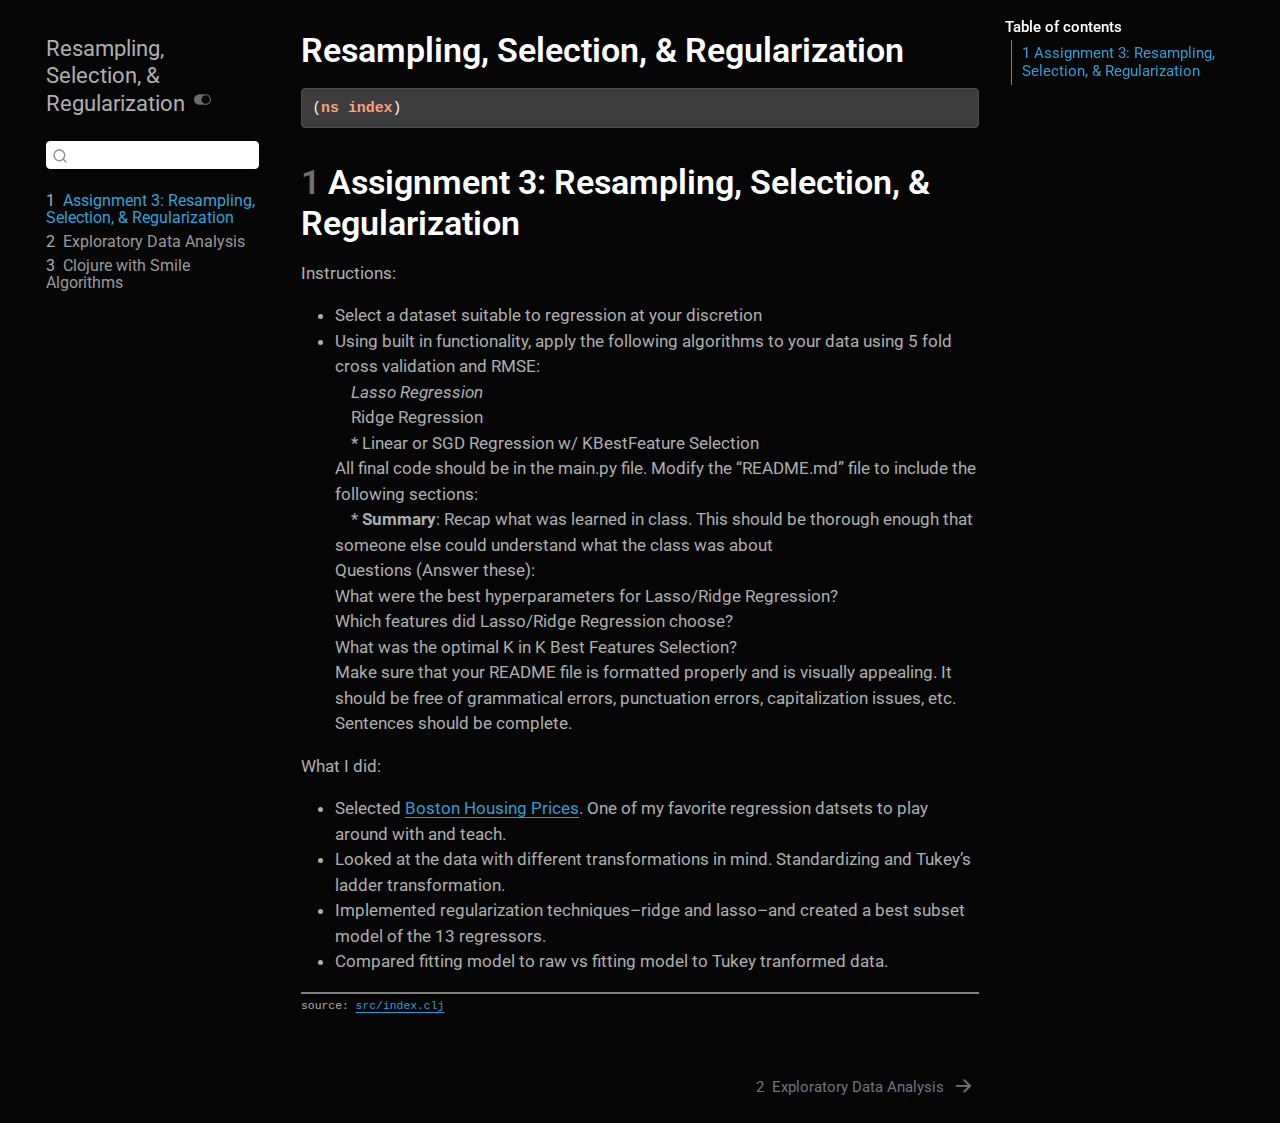
<file: docs/index.html>
<!DOCTYPE html>
<html xmlns="http://www.w3.org/1999/xhtml" lang="en" xml:lang="en"><head>

<meta charset="utf-8">
<meta name="generator" content="quarto-1.4.545">

<meta name="viewport" content="width=device-width, initial-scale=1.0, user-scalable=yes">


<title>Resampling, Selection, &amp; Regularization</title>
<style>
code{white-space: pre-wrap;}
span.smallcaps{font-variant: small-caps;}
div.columns{display: flex; gap: min(4vw, 1.5em);}
div.column{flex: auto; overflow-x: auto;}
div.hanging-indent{margin-left: 1.5em; text-indent: -1.5em;}
ul.task-list{list-style: none;}
ul.task-list li input[type="checkbox"] {
  width: 0.8em;
  margin: 0 0.8em 0.2em -1em; /* quarto-specific, see https://github.com/quarto-dev/quarto-cli/issues/4556 */ 
  vertical-align: middle;
}
/* CSS for syntax highlighting */
pre > code.sourceCode { white-space: pre; position: relative; }
pre > code.sourceCode > span { line-height: 1.25; }
pre > code.sourceCode > span:empty { height: 1.2em; }
.sourceCode { overflow: visible; }
code.sourceCode > span { color: inherit; text-decoration: inherit; }
div.sourceCode { margin: 1em 0; }
pre.sourceCode { margin: 0; }
@media screen {
div.sourceCode { overflow: auto; }
}
@media print {
pre > code.sourceCode { white-space: pre-wrap; }
pre > code.sourceCode > span { text-indent: -5em; padding-left: 5em; }
}
pre.numberSource code
  { counter-reset: source-line 0; }
pre.numberSource code > span
  { position: relative; left: -4em; counter-increment: source-line; }
pre.numberSource code > span > a:first-child::before
  { content: counter(source-line);
    position: relative; left: -1em; text-align: right; vertical-align: baseline;
    border: none; display: inline-block;
    -webkit-touch-callout: none; -webkit-user-select: none;
    -khtml-user-select: none; -moz-user-select: none;
    -ms-user-select: none; user-select: none;
    padding: 0 4px; width: 4em;
  }
pre.numberSource { margin-left: 3em;  padding-left: 4px; }
div.sourceCode
  {   }
@media screen {
pre > code.sourceCode > span > a:first-child::before { text-decoration: underline; }
}
</style>


<script src="site_libs/quarto-nav/quarto-nav.js"></script>
<script src="site_libs/quarto-nav/headroom.min.js"></script>
<script src="site_libs/clipboard/clipboard.min.js"></script>
<script src="site_libs/quarto-search/autocomplete.umd.js"></script>
<script src="site_libs/quarto-search/fuse.min.js"></script>
<script src="site_libs/quarto-search/quarto-search.js"></script>
<meta name="quarto:offset" content="./">
<link href="./assignment.eda.html" rel="next">
<script src="site_libs/quarto-html/quarto.js"></script>
<script src="site_libs/quarto-html/popper.min.js"></script>
<script src="site_libs/quarto-html/tippy.umd.min.js"></script>
<script src="site_libs/quarto-html/anchor.min.js"></script>
<link href="site_libs/quarto-html/tippy.css" rel="stylesheet">
<link href="site_libs/quarto-html/quarto-syntax-highlighting.css" rel="stylesheet" class="quarto-color-scheme" id="quarto-text-highlighting-styles">
<link href="site_libs/quarto-html/quarto-syntax-highlighting-dark.css" rel="stylesheet" class="quarto-color-scheme quarto-color-alternate" id="quarto-text-highlighting-styles">
<script src="site_libs/bootstrap/bootstrap.min.js"></script>
<link href="site_libs/bootstrap/bootstrap-icons.css" rel="stylesheet">
<link href="site_libs/bootstrap/bootstrap.min.css" rel="stylesheet" class="quarto-color-scheme" id="quarto-bootstrap" data-mode="light">
<link href="site_libs/bootstrap/bootstrap-dark.min.css" rel="stylesheet" class="quarto-color-scheme quarto-color-alternate" id="quarto-bootstrap" data-mode="dark">
<script id="quarto-search-options" type="application/json">{
  "location": "sidebar",
  "copy-button": false,
  "collapse-after": 3,
  "panel-placement": "start",
  "type": "textbox",
  "limit": 50,
  "keyboard-shortcut": [
    "f",
    "/",
    "s"
  ],
  "show-item-context": false,
  "language": {
    "search-no-results-text": "No results",
    "search-matching-documents-text": "matching documents",
    "search-copy-link-title": "Copy link to search",
    "search-hide-matches-text": "Hide additional matches",
    "search-more-match-text": "more match in this document",
    "search-more-matches-text": "more matches in this document",
    "search-clear-button-title": "Clear",
    "search-text-placeholder": "",
    "search-detached-cancel-button-title": "Cancel",
    "search-submit-button-title": "Submit",
    "search-label": "Search"
  }
}</script>
<link rel="icon" href="data:,">


</head>

<body class="nav-sidebar floating">

<div id="quarto-search-results"></div>
  <header id="quarto-header" class="headroom fixed-top">
  <nav class="quarto-secondary-nav">
    <div class="container-fluid d-flex">
      <button type="button" class="quarto-btn-toggle btn" data-bs-toggle="collapse" data-bs-target=".quarto-sidebar-collapse-item" aria-controls="quarto-sidebar" aria-expanded="false" aria-label="Toggle sidebar navigation" onclick="if (window.quartoToggleHeadroom) { window.quartoToggleHeadroom(); }">
        <i class="bi bi-layout-text-sidebar-reverse"></i>
      </button>
        <nav class="quarto-page-breadcrumbs" aria-label="breadcrumb"><ol class="breadcrumb"><li class="breadcrumb-item"><a href="./index.html"><span class="chapter-number">1</span>&nbsp; <span class="chapter-title">Assignment 3: Resampling, Selection, &amp; Regularization</span></a></li></ol></nav>
        <a class="flex-grow-1" role="button" data-bs-toggle="collapse" data-bs-target=".quarto-sidebar-collapse-item" aria-controls="quarto-sidebar" aria-expanded="false" aria-label="Toggle sidebar navigation" onclick="if (window.quartoToggleHeadroom) { window.quartoToggleHeadroom(); }">      
        </a>
      <button type="button" class="btn quarto-search-button" aria-label="" onclick="window.quartoOpenSearch();">
        <i class="bi bi-search"></i>
      </button>
    </div>
  </nav>
</header>
<!-- content -->
<div id="quarto-content" class="quarto-container page-columns page-rows-contents page-layout-article">
<!-- sidebar -->
  <nav id="quarto-sidebar" class="sidebar collapse collapse-horizontal quarto-sidebar-collapse-item sidebar-navigation floating overflow-auto">
    <div class="pt-lg-2 mt-2 text-left sidebar-header">
    <div class="sidebar-title mb-0 py-0">
      <a href="./">Resampling, Selection, &amp; Regularization</a> 
        <div class="sidebar-tools-main">
  <a href="" class="quarto-color-scheme-toggle quarto-navigation-tool  px-1" onclick="window.quartoToggleColorScheme(); return false;" title="Toggle dark mode"><i class="bi"></i></a>
</div>
    </div>
      </div>
        <div class="mt-2 flex-shrink-0 align-items-center">
        <div class="sidebar-search">
        <div id="quarto-search" class="" title="Search"></div>
        </div>
        </div>
    <div class="sidebar-menu-container"> 
    <ul class="list-unstyled mt-1">
        <li class="sidebar-item">
  <div class="sidebar-item-container"> 
  <a href="./index.html" class="sidebar-item-text sidebar-link active">
 <span class="menu-text"><span class="chapter-number">1</span>&nbsp; <span class="chapter-title">Assignment 3: Resampling, Selection, &amp; Regularization</span></span></a>
  </div>
</li>
        <li class="sidebar-item">
  <div class="sidebar-item-container"> 
  <a href="./assignment.eda.html" class="sidebar-item-text sidebar-link">
 <span class="menu-text"><span class="chapter-number">2</span>&nbsp; <span class="chapter-title">Exploratory Data Analysis</span></span></a>
  </div>
</li>
        <li class="sidebar-item">
  <div class="sidebar-item-container"> 
  <a href="./assignment.scicloj.html" class="sidebar-item-text sidebar-link">
 <span class="menu-text"><span class="chapter-number">3</span>&nbsp; <span class="chapter-title">Clojure with Smile Algorithms</span></span></a>
  </div>
</li>
    </ul>
    </div>
</nav>
<div id="quarto-sidebar-glass" class="quarto-sidebar-collapse-item" data-bs-toggle="collapse" data-bs-target=".quarto-sidebar-collapse-item"></div>
<!-- margin-sidebar -->
    <div id="quarto-margin-sidebar" class="sidebar margin-sidebar">
        <nav id="TOC" role="doc-toc" class="toc-active">
    <h2 id="toc-title">Table of contents</h2>
   
  <ul>
  <li><a href="#assignment-3-resampling-selection-regularization" id="toc-assignment-3-resampling-selection-regularization" class="nav-link active" data-scroll-target="#assignment-3-resampling-selection-regularization"><span class="header-section-number">1</span> Assignment 3: Resampling, Selection, &amp; Regularization</a></li>
  </ul>
</nav>
    </div>
<!-- main -->
<main class="content" id="quarto-document-content">

<header id="title-block-header" class="quarto-title-block default">
<div class="quarto-title">
<h1 class="title">Resampling, Selection, &amp; Regularization</h1>
</div>



<div class="quarto-title-meta">

    
  
    
  </div>
  


</header>


<style></style>
<style>.printedClojure .sourceCode {
  background-color: transparent;
  border-style: none;
}
</style>
<script src="index_files/md-default0.js" type="text/javascript"></script>
<script src="index_files/md-default1.js" type="text/javascript"></script>
<div class="sourceClojure">
<div class="sourceCode" id="cb1"><pre class="sourceCode clojure code-with-copy"><code class="sourceCode clojure"><span id="cb1-1"><a href="#cb1-1" aria-hidden="true" tabindex="-1"></a>(<span class="kw">ns</span> <span class="kw">index</span>)</span></code><button title="Copy to Clipboard" class="code-copy-button"><i class="bi"></i></button></pre></div>
</div>
<section id="assignment-3-resampling-selection-regularization" class="level1" data-number="1">
<h1 data-number="1"><span class="header-section-number">1</span> Assignment 3: Resampling, Selection, &amp; Regularization</h1>
<p>Instructions:</p>
<ul>
<li>Select a dataset suitable to regression at your discretion</li>
<li>Using built in functionality, apply the following algorithms to your data using 5 fold cross validation and RMSE:<br> &nbsp;&nbsp;&nbsp;&nbsp;<em>Lasso Regression<br> &nbsp;&nbsp;&nbsp;&nbsp;</em>Ridge Regression<br> &nbsp;&nbsp;&nbsp;&nbsp;* Linear or SGD Regression w/ KBestFeature Selection<br> All final code should be in the main.py file. Modify the “README.md” file to include the following sections:<br> &nbsp;&nbsp;&nbsp;&nbsp;* <strong>Summary</strong>: Recap what was learned in class. This should be thorough enough that someone else could understand what the class was about <br> Questions (Answer these):<br> What were the best hyperparameters for Lasso/Ridge Regression?<br> Which features did Lasso/Ridge Regression choose?<br> What was the optimal K in K Best Features Selection?<br> Make sure that your README file is formatted properly and is visually appealing. It should be free of grammatical errors, punctuation errors, capitalization issues, etc. Sentences should be complete.</li>
</ul>
<p>What I did:</p>
<ul>
<li>Selected <a href="https://www.kaggle.com/datasets/fedesoriano/the-boston-houseprice-data?resource=download">Boston Housing Prices</a>. One of my favorite regression datsets to play around with and teach.</li>
<li>Looked at the data with different transformations in mind. Standardizing and Tukey’s ladder transformation.</li>
<li>Implemented regularization techniques–ridge and lasso–and created a best subset model of the 13 regressors.</li>
<li>Compared fitting model to raw vs fitting model to Tukey tranformed data.</li>
</ul>
<div style="background-color:grey;height:2px;width:100%;">

</div>
<div>
<pre><small><small>source: <a href="https://github.com/adabwana/resampling/blob/master/src/index.clj">src/index.clj</a></small></small></pre>
</div>


</section>

</main> <!-- /main -->
<script id="quarto-html-after-body" type="application/javascript">
window.document.addEventListener("DOMContentLoaded", function (event) {
  const toggleBodyColorMode = (bsSheetEl) => {
    const mode = bsSheetEl.getAttribute("data-mode");
    const bodyEl = window.document.querySelector("body");
    if (mode === "dark") {
      bodyEl.classList.add("quarto-dark");
      bodyEl.classList.remove("quarto-light");
    } else {
      bodyEl.classList.add("quarto-light");
      bodyEl.classList.remove("quarto-dark");
    }
  }
  const toggleBodyColorPrimary = () => {
    const bsSheetEl = window.document.querySelector("link#quarto-bootstrap");
    if (bsSheetEl) {
      toggleBodyColorMode(bsSheetEl);
    }
  }
  toggleBodyColorPrimary();  
  const disableStylesheet = (stylesheets) => {
    for (let i=0; i < stylesheets.length; i++) {
      const stylesheet = stylesheets[i];
      stylesheet.rel = 'prefetch';
    }
  }
  const enableStylesheet = (stylesheets) => {
    for (let i=0; i < stylesheets.length; i++) {
      const stylesheet = stylesheets[i];
      stylesheet.rel = 'stylesheet';
    }
  }
  const manageTransitions = (selector, allowTransitions) => {
    const els = window.document.querySelectorAll(selector);
    for (let i=0; i < els.length; i++) {
      const el = els[i];
      if (allowTransitions) {
        el.classList.remove('notransition');
      } else {
        el.classList.add('notransition');
      }
    }
  }
  const toggleGiscusIfUsed = (isAlternate, darkModeDefault) => {
    const baseTheme = document.querySelector('#giscus-base-theme')?.value ?? 'light';
    const alternateTheme = document.querySelector('#giscus-alt-theme')?.value ?? 'dark';
    let newTheme = '';
    if(darkModeDefault) {
      newTheme = isAlternate ? baseTheme : alternateTheme;
    } else {
      newTheme = isAlternate ? alternateTheme : baseTheme;
    }
    const changeGiscusTheme = () => {
      // From: https://github.com/giscus/giscus/issues/336
      const sendMessage = (message) => {
        const iframe = document.querySelector('iframe.giscus-frame');
        if (!iframe) return;
        iframe.contentWindow.postMessage({ giscus: message }, 'https://giscus.app');
      }
      sendMessage({
        setConfig: {
          theme: newTheme
        }
      });
    }
    const isGiscussLoaded = window.document.querySelector('iframe.giscus-frame') !== null;
    if (isGiscussLoaded) {
      changeGiscusTheme();
    }
  }
  const toggleColorMode = (alternate) => {
    // Switch the stylesheets
    const alternateStylesheets = window.document.querySelectorAll('link.quarto-color-scheme.quarto-color-alternate');
    manageTransitions('#quarto-margin-sidebar .nav-link', false);
    if (alternate) {
      enableStylesheet(alternateStylesheets);
      for (const sheetNode of alternateStylesheets) {
        if (sheetNode.id === "quarto-bootstrap") {
          toggleBodyColorMode(sheetNode);
        }
      }
    } else {
      disableStylesheet(alternateStylesheets);
      toggleBodyColorPrimary();
    }
    manageTransitions('#quarto-margin-sidebar .nav-link', true);
    // Switch the toggles
    const toggles = window.document.querySelectorAll('.quarto-color-scheme-toggle');
    for (let i=0; i < toggles.length; i++) {
      const toggle = toggles[i];
      if (toggle) {
        if (alternate) {
          toggle.classList.add("alternate");     
        } else {
          toggle.classList.remove("alternate");
        }
      }
    }
    // Hack to workaround the fact that safari doesn't
    // properly recolor the scrollbar when toggling (#1455)
    if (navigator.userAgent.indexOf('Safari') > 0 && navigator.userAgent.indexOf('Chrome') == -1) {
      manageTransitions("body", false);
      window.scrollTo(0, 1);
      setTimeout(() => {
        window.scrollTo(0, 0);
        manageTransitions("body", true);
      }, 40);  
    }
  }
  const isFileUrl = () => { 
    return window.location.protocol === 'file:';
  }
  const hasAlternateSentinel = () => {  
    let styleSentinel = getColorSchemeSentinel();
    if (styleSentinel !== null) {
      return styleSentinel === "alternate";
    } else {
      return false;
    }
  }
  const setStyleSentinel = (alternate) => {
    const value = alternate ? "alternate" : "default";
    if (!isFileUrl()) {
      window.localStorage.setItem("quarto-color-scheme", value);
    } else {
      localAlternateSentinel = value;
    }
  }
  const getColorSchemeSentinel = () => {
    if (!isFileUrl()) {
      const storageValue = window.localStorage.getItem("quarto-color-scheme");
      return storageValue != null ? storageValue : localAlternateSentinel;
    } else {
      return localAlternateSentinel;
    }
  }
  const darkModeDefault = true;
  let localAlternateSentinel = darkModeDefault ? 'alternate' : 'default';
  // Dark / light mode switch
  window.quartoToggleColorScheme = () => {
    // Read the current dark / light value 
    let toAlternate = !hasAlternateSentinel();
    toggleColorMode(toAlternate);
    setStyleSentinel(toAlternate);
    toggleGiscusIfUsed(toAlternate, darkModeDefault);
  };
  // Ensure there is a toggle, if there isn't float one in the top right
  if (window.document.querySelector('.quarto-color-scheme-toggle') === null) {
    const a = window.document.createElement('a');
    a.classList.add('top-right');
    a.classList.add('quarto-color-scheme-toggle');
    a.href = "";
    a.onclick = function() { try { window.quartoToggleColorScheme(); } catch {} return false; };
    const i = window.document.createElement("i");
    i.classList.add('bi');
    a.appendChild(i);
    window.document.body.appendChild(a);
  }
  // Switch to dark mode if need be
  if (hasAlternateSentinel()) {
    toggleColorMode(true);
  } else {
    toggleColorMode(false);
  }
  const icon = "";
  const anchorJS = new window.AnchorJS();
  anchorJS.options = {
    placement: 'right',
    icon: icon
  };
  anchorJS.add('.anchored');
  const isCodeAnnotation = (el) => {
    for (const clz of el.classList) {
      if (clz.startsWith('code-annotation-')) {                     
        return true;
      }
    }
    return false;
  }
  const clipboard = new window.ClipboardJS('.code-copy-button', {
    text: function(trigger) {
      const codeEl = trigger.previousElementSibling.cloneNode(true);
      for (const childEl of codeEl.children) {
        if (isCodeAnnotation(childEl)) {
          childEl.remove();
        }
      }
      return codeEl.innerText;
    }
  });
  clipboard.on('success', function(e) {
    // button target
    const button = e.trigger;
    // don't keep focus
    button.blur();
    // flash "checked"
    button.classList.add('code-copy-button-checked');
    var currentTitle = button.getAttribute("title");
    button.setAttribute("title", "Copied!");
    let tooltip;
    if (window.bootstrap) {
      button.setAttribute("data-bs-toggle", "tooltip");
      button.setAttribute("data-bs-placement", "left");
      button.setAttribute("data-bs-title", "Copied!");
      tooltip = new bootstrap.Tooltip(button, 
        { trigger: "manual", 
          customClass: "code-copy-button-tooltip",
          offset: [0, -8]});
      tooltip.show();    
    }
    setTimeout(function() {
      if (tooltip) {
        tooltip.hide();
        button.removeAttribute("data-bs-title");
        button.removeAttribute("data-bs-toggle");
        button.removeAttribute("data-bs-placement");
      }
      button.setAttribute("title", currentTitle);
      button.classList.remove('code-copy-button-checked');
    }, 1000);
    // clear code selection
    e.clearSelection();
  });
  function tippyHover(el, contentFn, onTriggerFn, onUntriggerFn) {
    const config = {
      allowHTML: true,
      maxWidth: 500,
      delay: 100,
      arrow: false,
      appendTo: function(el) {
          return el.parentElement;
      },
      interactive: true,
      interactiveBorder: 10,
      theme: 'quarto',
      placement: 'bottom-start',
    };
    if (contentFn) {
      config.content = contentFn;
    }
    if (onTriggerFn) {
      config.onTrigger = onTriggerFn;
    }
    if (onUntriggerFn) {
      config.onUntrigger = onUntriggerFn;
    }
    window.tippy(el, config); 
  }
  const noterefs = window.document.querySelectorAll('a[role="doc-noteref"]');
  for (var i=0; i<noterefs.length; i++) {
    const ref = noterefs[i];
    tippyHover(ref, function() {
      // use id or data attribute instead here
      let href = ref.getAttribute('data-footnote-href') || ref.getAttribute('href');
      try { href = new URL(href).hash; } catch {}
      const id = href.replace(/^#\/?/, "");
      const note = window.document.getElementById(id);
      return note.innerHTML;
    });
  }
  const xrefs = window.document.querySelectorAll('a.quarto-xref');
  const processXRef = (id, note) => {
    // Strip column container classes
    const stripColumnClz = (el) => {
      el.classList.remove("page-full", "page-columns");
      if (el.children) {
        for (const child of el.children) {
          stripColumnClz(child);
        }
      }
    }
    stripColumnClz(note)
    if (id === null || id.startsWith('sec-')) {
      // Special case sections, only their first couple elements
      const container = document.createElement("div");
      if (note.children && note.children.length > 2) {
        container.appendChild(note.children[0].cloneNode(true));
        for (let i = 1; i < note.children.length; i++) {
          const child = note.children[i];
          if (child.tagName === "P" && child.innerText === "") {
            continue;
          } else {
            container.appendChild(child.cloneNode(true));
            break;
          }
        }
        if (window.Quarto?.typesetMath) {
          window.Quarto.typesetMath(container);
        }
        return container.innerHTML
      } else {
        if (window.Quarto?.typesetMath) {
          window.Quarto.typesetMath(note);
        }
        return note.innerHTML;
      }
    } else {
      // Remove any anchor links if they are present
      const anchorLink = note.querySelector('a.anchorjs-link');
      if (anchorLink) {
        anchorLink.remove();
      }
      if (window.Quarto?.typesetMath) {
        window.Quarto.typesetMath(note);
      }
      // TODO in 1.5, we should make sure this works without a callout special case
      if (note.classList.contains("callout")) {
        return note.outerHTML;
      } else {
        return note.innerHTML;
      }
    }
  }
  for (var i=0; i<xrefs.length; i++) {
    const xref = xrefs[i];
    tippyHover(xref, undefined, function(instance) {
      instance.disable();
      let url = xref.getAttribute('href');
      let hash = undefined; 
      if (url.startsWith('#')) {
        hash = url;
      } else {
        try { hash = new URL(url).hash; } catch {}
      }
      if (hash) {
        const id = hash.replace(/^#\/?/, "");
        const note = window.document.getElementById(id);
        if (note !== null) {
          try {
            const html = processXRef(id, note.cloneNode(true));
            instance.setContent(html);
          } finally {
            instance.enable();
            instance.show();
          }
        } else {
          // See if we can fetch this
          fetch(url.split('#')[0])
          .then(res => res.text())
          .then(html => {
            const parser = new DOMParser();
            const htmlDoc = parser.parseFromString(html, "text/html");
            const note = htmlDoc.getElementById(id);
            if (note !== null) {
              const html = processXRef(id, note);
              instance.setContent(html);
            } 
          }).finally(() => {
            instance.enable();
            instance.show();
          });
        }
      } else {
        // See if we can fetch a full url (with no hash to target)
        // This is a special case and we should probably do some content thinning / targeting
        fetch(url)
        .then(res => res.text())
        .then(html => {
          const parser = new DOMParser();
          const htmlDoc = parser.parseFromString(html, "text/html");
          const note = htmlDoc.querySelector('main.content');
          if (note !== null) {
            // This should only happen for chapter cross references
            // (since there is no id in the URL)
            // remove the first header
            if (note.children.length > 0 && note.children[0].tagName === "HEADER") {
              note.children[0].remove();
            }
            const html = processXRef(null, note);
            instance.setContent(html);
          } 
        }).finally(() => {
          instance.enable();
          instance.show();
        });
      }
    }, function(instance) {
    });
  }
      let selectedAnnoteEl;
      const selectorForAnnotation = ( cell, annotation) => {
        let cellAttr = 'data-code-cell="' + cell + '"';
        let lineAttr = 'data-code-annotation="' +  annotation + '"';
        const selector = 'span[' + cellAttr + '][' + lineAttr + ']';
        return selector;
      }
      const selectCodeLines = (annoteEl) => {
        const doc = window.document;
        const targetCell = annoteEl.getAttribute("data-target-cell");
        const targetAnnotation = annoteEl.getAttribute("data-target-annotation");
        const annoteSpan = window.document.querySelector(selectorForAnnotation(targetCell, targetAnnotation));
        const lines = annoteSpan.getAttribute("data-code-lines").split(",");
        const lineIds = lines.map((line) => {
          return targetCell + "-" + line;
        })
        let top = null;
        let height = null;
        let parent = null;
        if (lineIds.length > 0) {
            //compute the position of the single el (top and bottom and make a div)
            const el = window.document.getElementById(lineIds[0]);
            top = el.offsetTop;
            height = el.offsetHeight;
            parent = el.parentElement.parentElement;
          if (lineIds.length > 1) {
            const lastEl = window.document.getElementById(lineIds[lineIds.length - 1]);
            const bottom = lastEl.offsetTop + lastEl.offsetHeight;
            height = bottom - top;
          }
          if (top !== null && height !== null && parent !== null) {
            // cook up a div (if necessary) and position it 
            let div = window.document.getElementById("code-annotation-line-highlight");
            if (div === null) {
              div = window.document.createElement("div");
              div.setAttribute("id", "code-annotation-line-highlight");
              div.style.position = 'absolute';
              parent.appendChild(div);
            }
            div.style.top = top - 2 + "px";
            div.style.height = height + 4 + "px";
            div.style.left = 0;
            let gutterDiv = window.document.getElementById("code-annotation-line-highlight-gutter");
            if (gutterDiv === null) {
              gutterDiv = window.document.createElement("div");
              gutterDiv.setAttribute("id", "code-annotation-line-highlight-gutter");
              gutterDiv.style.position = 'absolute';
              const codeCell = window.document.getElementById(targetCell);
              const gutter = codeCell.querySelector('.code-annotation-gutter');
              gutter.appendChild(gutterDiv);
            }
            gutterDiv.style.top = top - 2 + "px";
            gutterDiv.style.height = height + 4 + "px";
          }
          selectedAnnoteEl = annoteEl;
        }
      };
      const unselectCodeLines = () => {
        const elementsIds = ["code-annotation-line-highlight", "code-annotation-line-highlight-gutter"];
        elementsIds.forEach((elId) => {
          const div = window.document.getElementById(elId);
          if (div) {
            div.remove();
          }
        });
        selectedAnnoteEl = undefined;
      };
        // Handle positioning of the toggle
    window.addEventListener(
      "resize",
      throttle(() => {
        elRect = undefined;
        if (selectedAnnoteEl) {
          selectCodeLines(selectedAnnoteEl);
        }
      }, 10)
    );
    function throttle(fn, ms) {
    let throttle = false;
    let timer;
      return (...args) => {
        if(!throttle) { // first call gets through
            fn.apply(this, args);
            throttle = true;
        } else { // all the others get throttled
            if(timer) clearTimeout(timer); // cancel #2
            timer = setTimeout(() => {
              fn.apply(this, args);
              timer = throttle = false;
            }, ms);
        }
      };
    }
      // Attach click handler to the DT
      const annoteDls = window.document.querySelectorAll('dt[data-target-cell]');
      for (const annoteDlNode of annoteDls) {
        annoteDlNode.addEventListener('click', (event) => {
          const clickedEl = event.target;
          if (clickedEl !== selectedAnnoteEl) {
            unselectCodeLines();
            const activeEl = window.document.querySelector('dt[data-target-cell].code-annotation-active');
            if (activeEl) {
              activeEl.classList.remove('code-annotation-active');
            }
            selectCodeLines(clickedEl);
            clickedEl.classList.add('code-annotation-active');
          } else {
            // Unselect the line
            unselectCodeLines();
            clickedEl.classList.remove('code-annotation-active');
          }
        });
      }
  const findCites = (el) => {
    const parentEl = el.parentElement;
    if (parentEl) {
      const cites = parentEl.dataset.cites;
      if (cites) {
        return {
          el,
          cites: cites.split(' ')
        };
      } else {
        return findCites(el.parentElement)
      }
    } else {
      return undefined;
    }
  };
  var bibliorefs = window.document.querySelectorAll('a[role="doc-biblioref"]');
  for (var i=0; i<bibliorefs.length; i++) {
    const ref = bibliorefs[i];
    const citeInfo = findCites(ref);
    if (citeInfo) {
      tippyHover(citeInfo.el, function() {
        var popup = window.document.createElement('div');
        citeInfo.cites.forEach(function(cite) {
          var citeDiv = window.document.createElement('div');
          citeDiv.classList.add('hanging-indent');
          citeDiv.classList.add('csl-entry');
          var biblioDiv = window.document.getElementById('ref-' + cite);
          if (biblioDiv) {
            citeDiv.innerHTML = biblioDiv.innerHTML;
          }
          popup.appendChild(citeDiv);
        });
        return popup.innerHTML;
      });
    }
  }
});
</script>
<nav class="page-navigation">
  <div class="nav-page nav-page-previous">
  </div>
  <div class="nav-page nav-page-next">
      <a href="./assignment.eda.html" class="pagination-link" aria-label="<span class='chapter-number'>2</span>&nbsp; <span class='chapter-title'>Exploratory Data Analysis</span>">
        <span class="nav-page-text"><span class="chapter-number">2</span>&nbsp; <span class="chapter-title">Exploratory Data Analysis</span></span> <i class="bi bi-arrow-right-short"></i>
      </a>
  </div>
</nav>
</div> <!-- /content -->




</body></html>
</file>
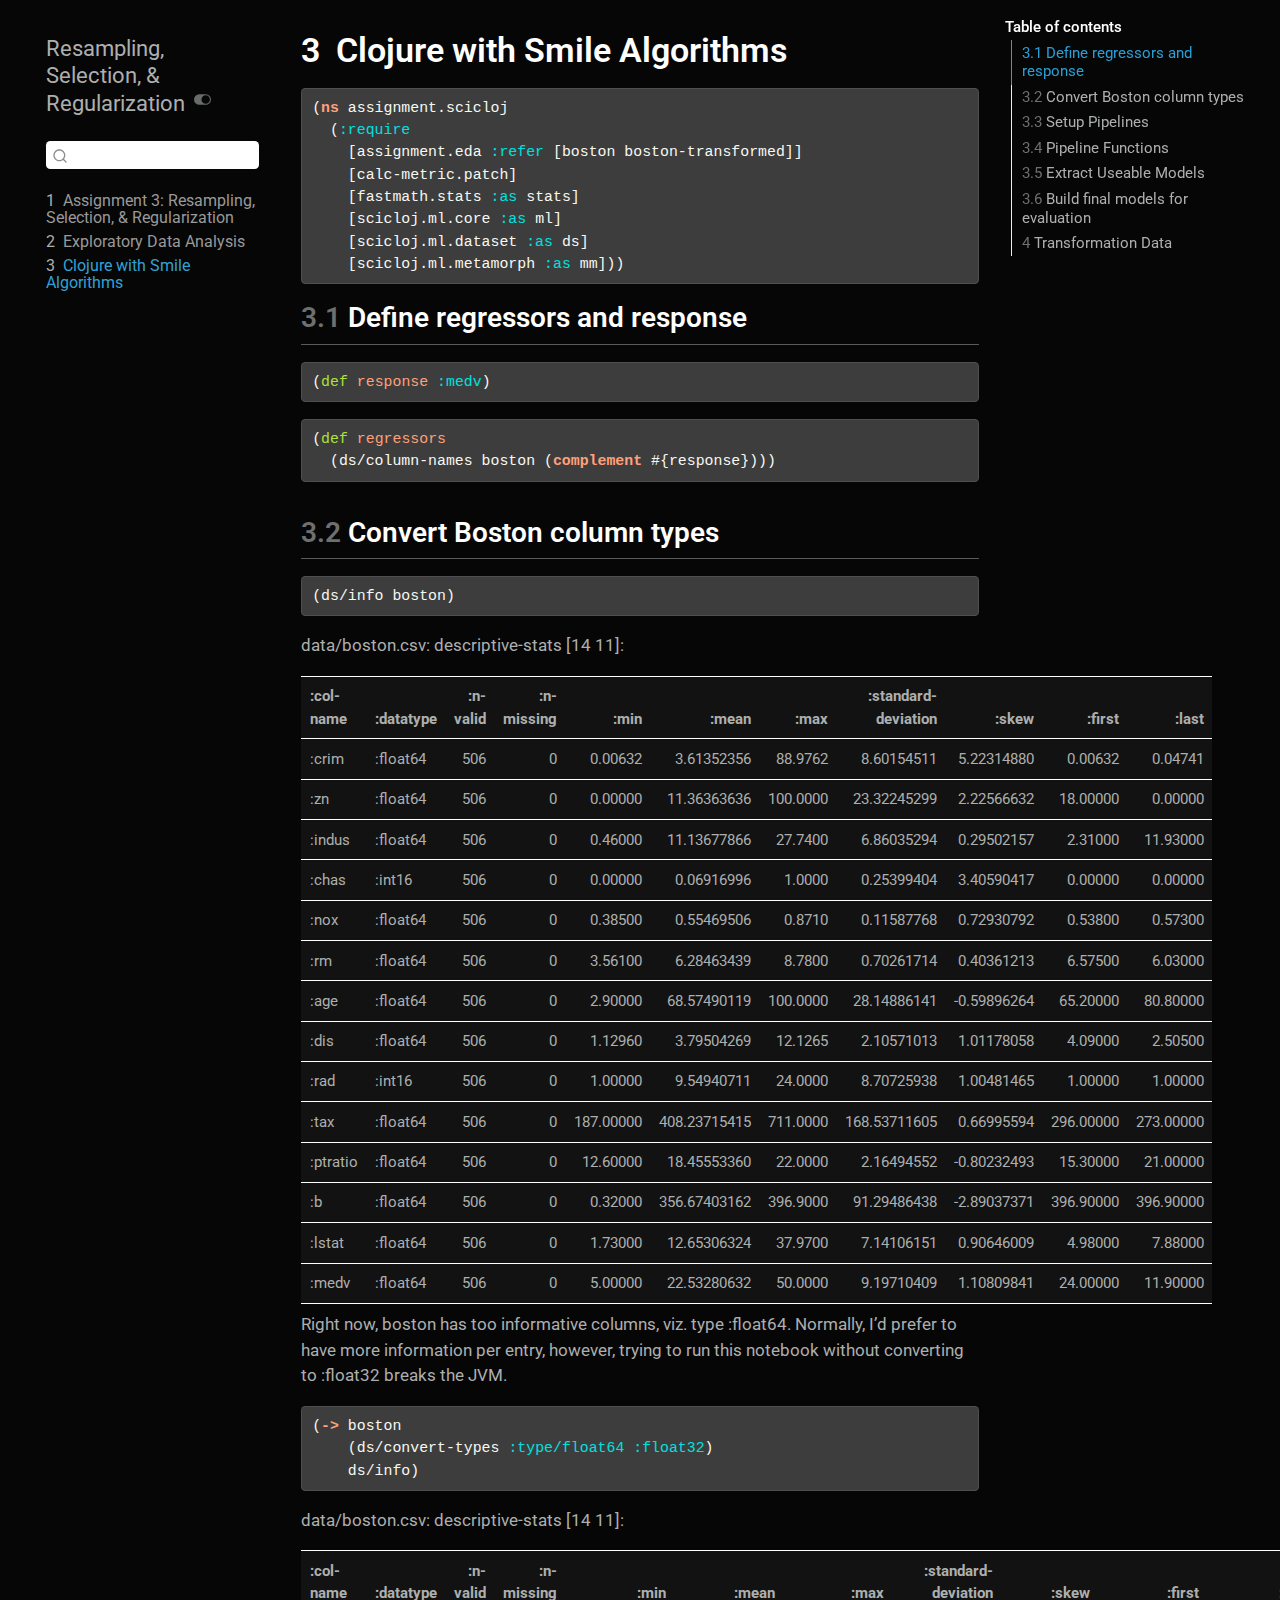
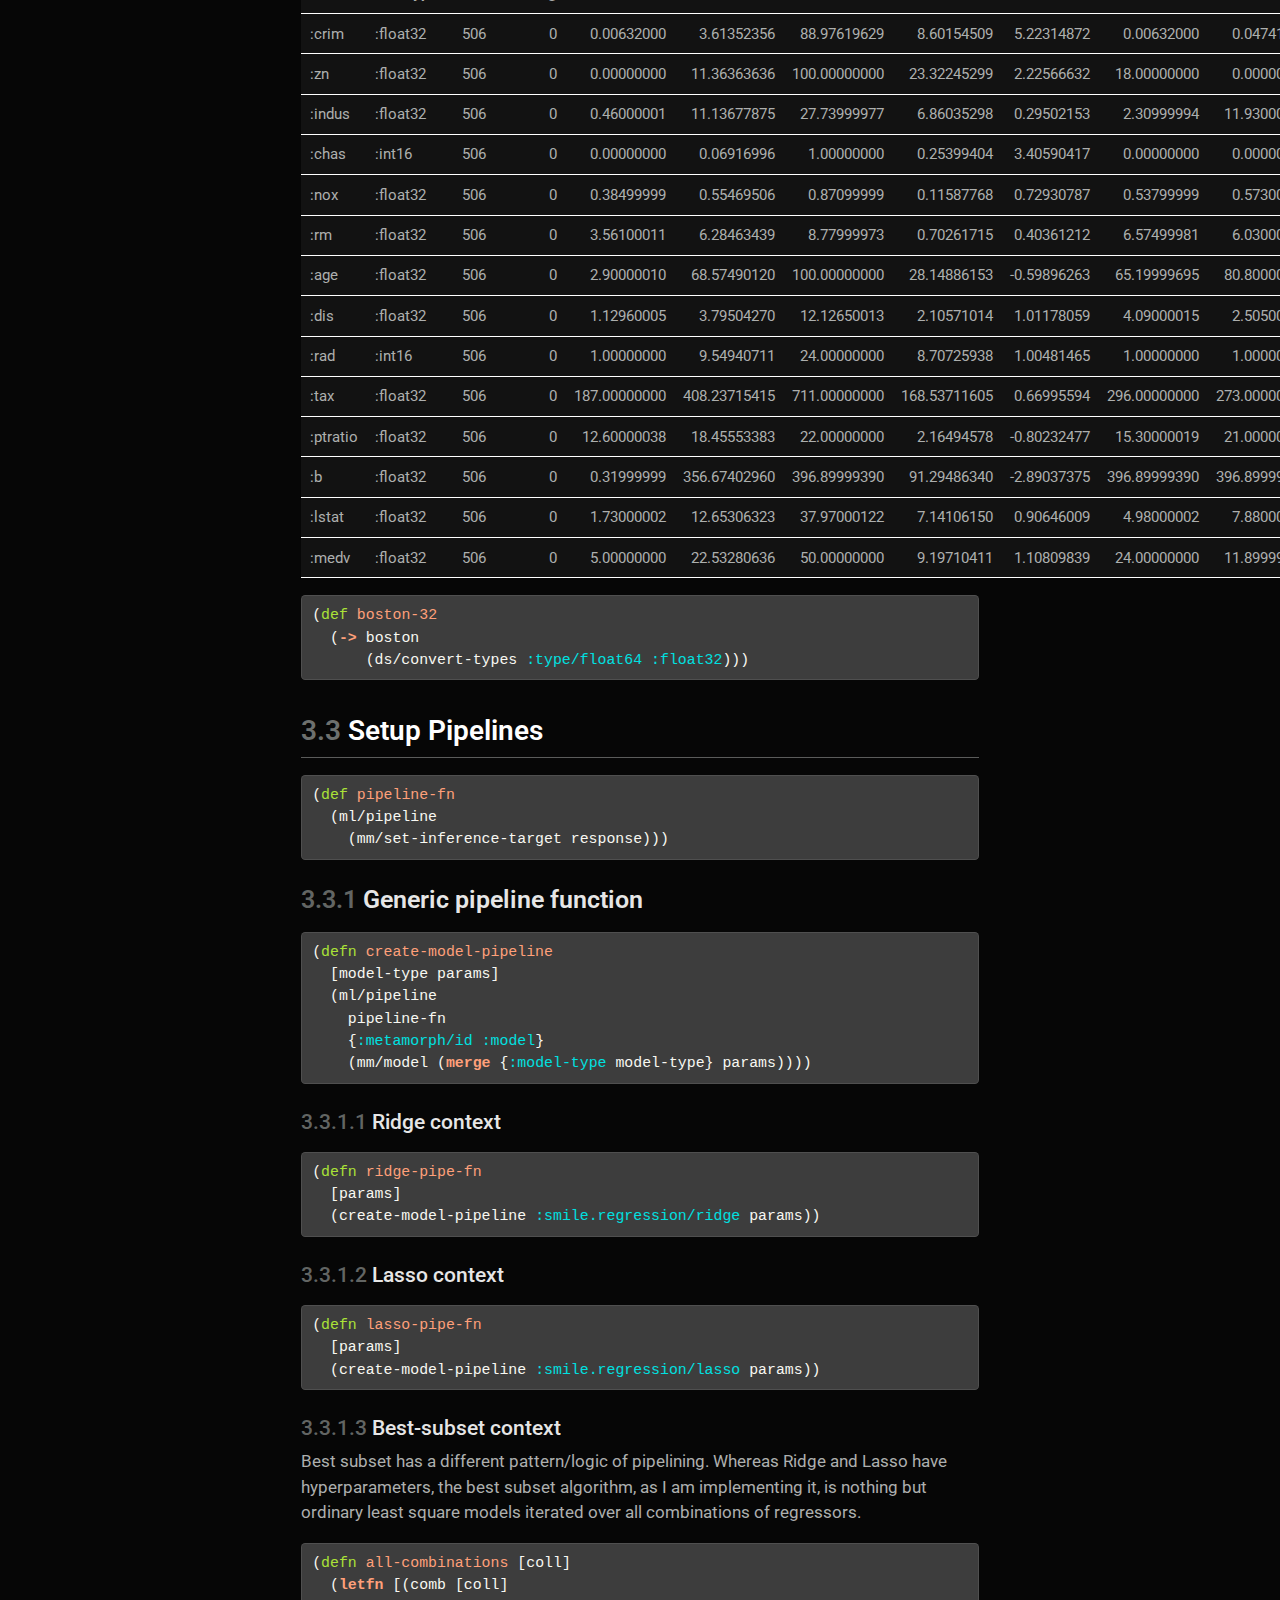
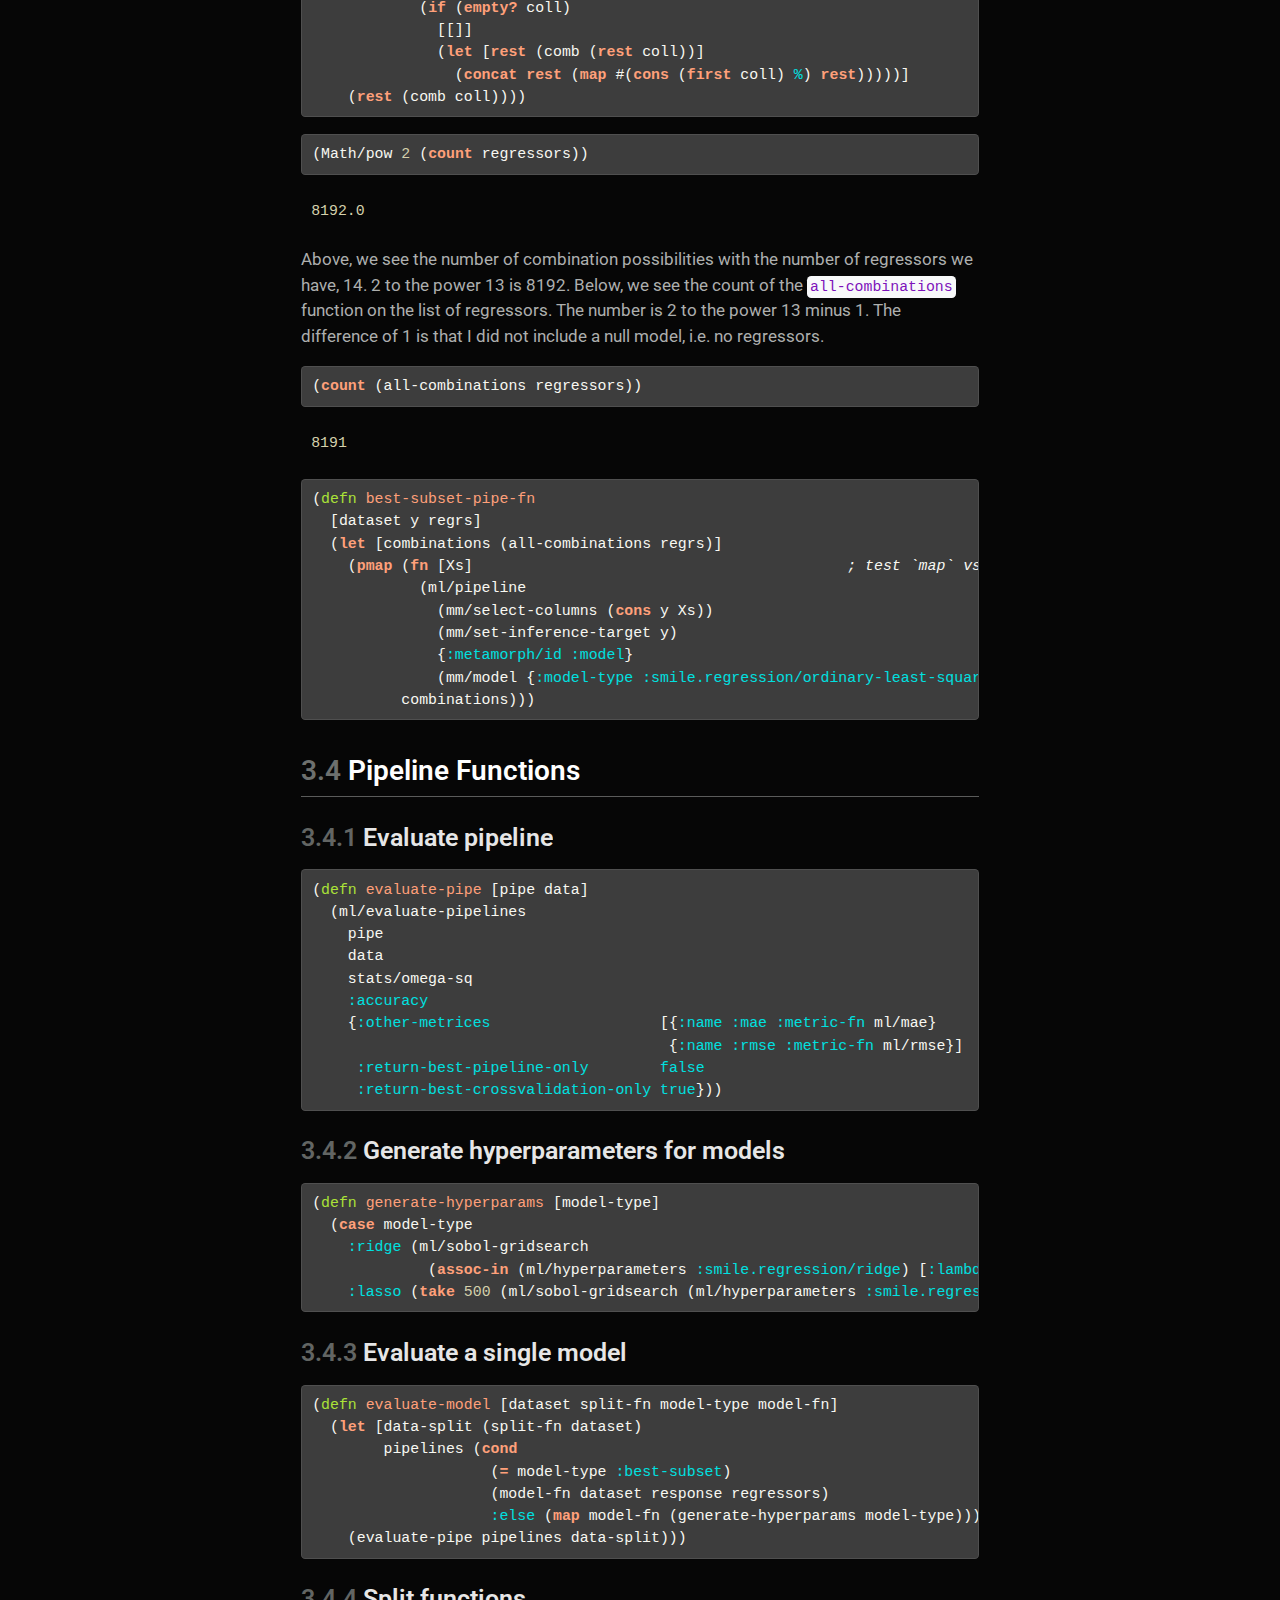
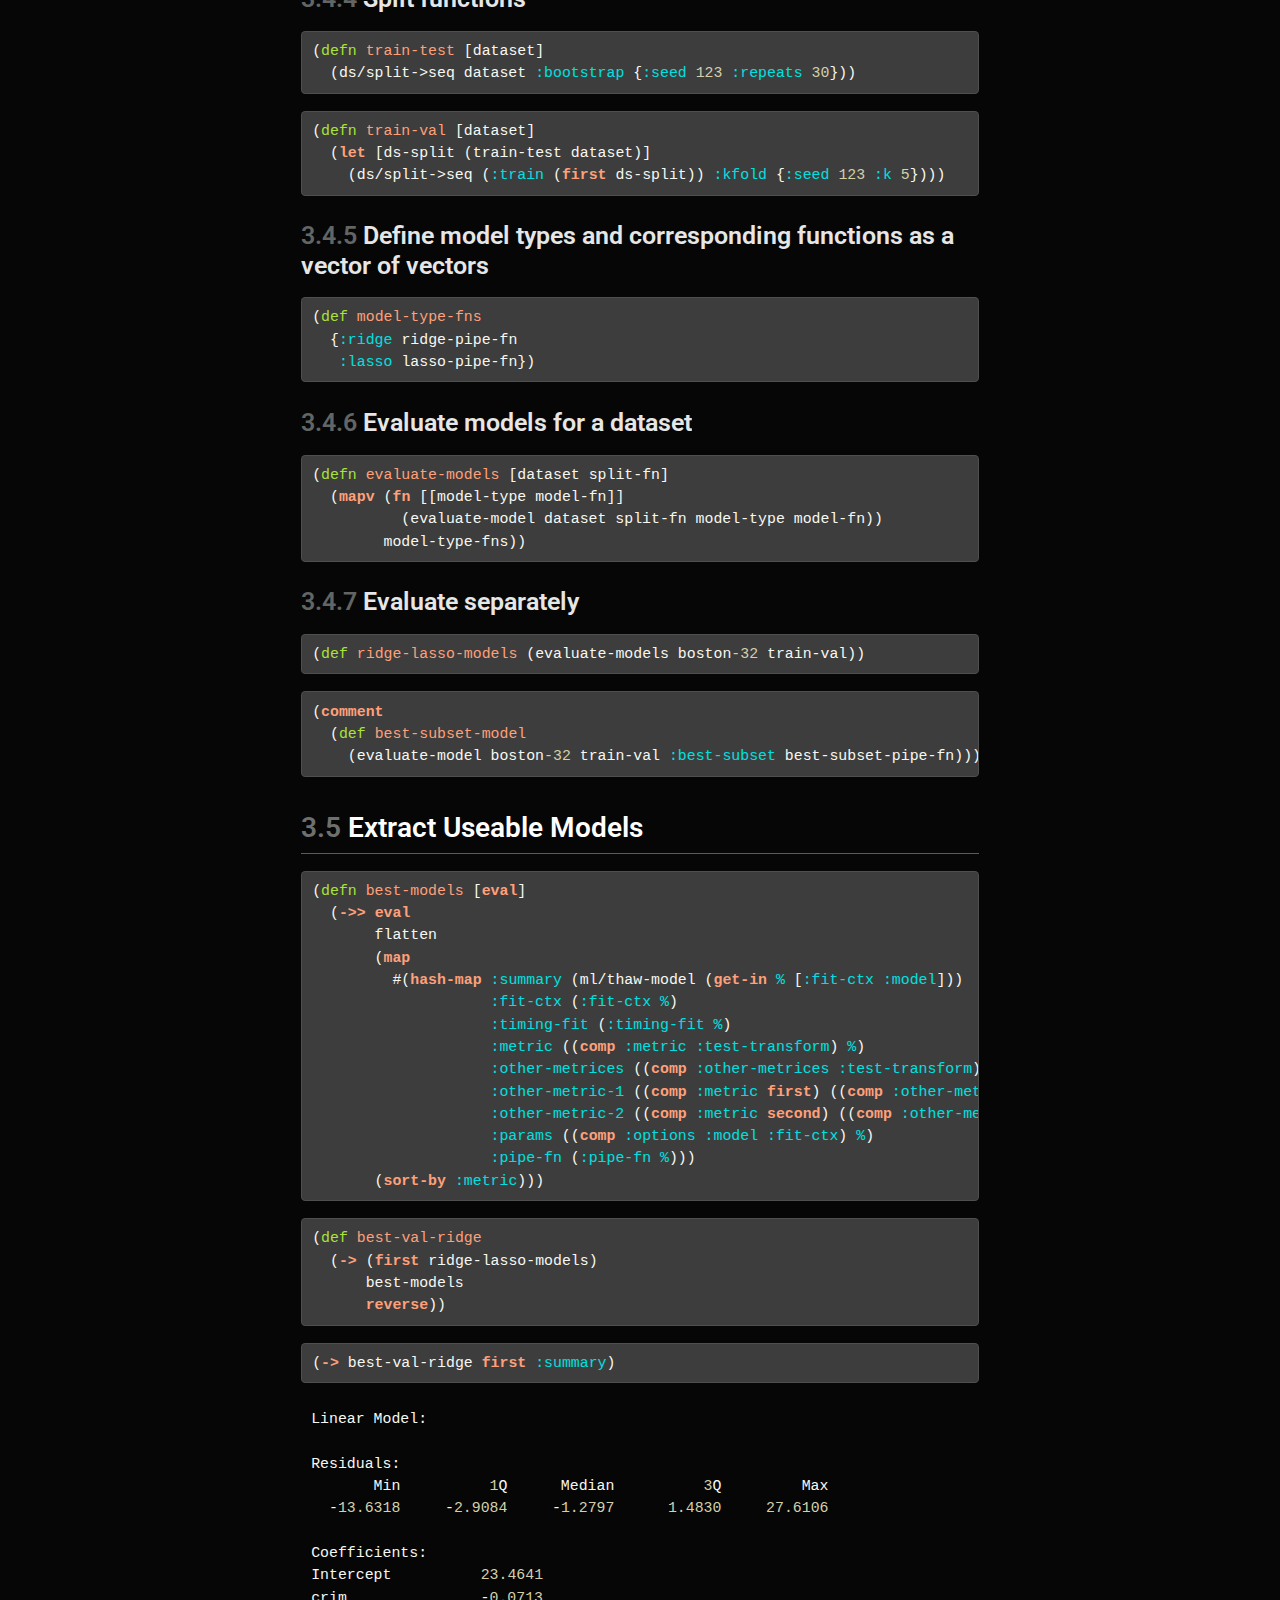
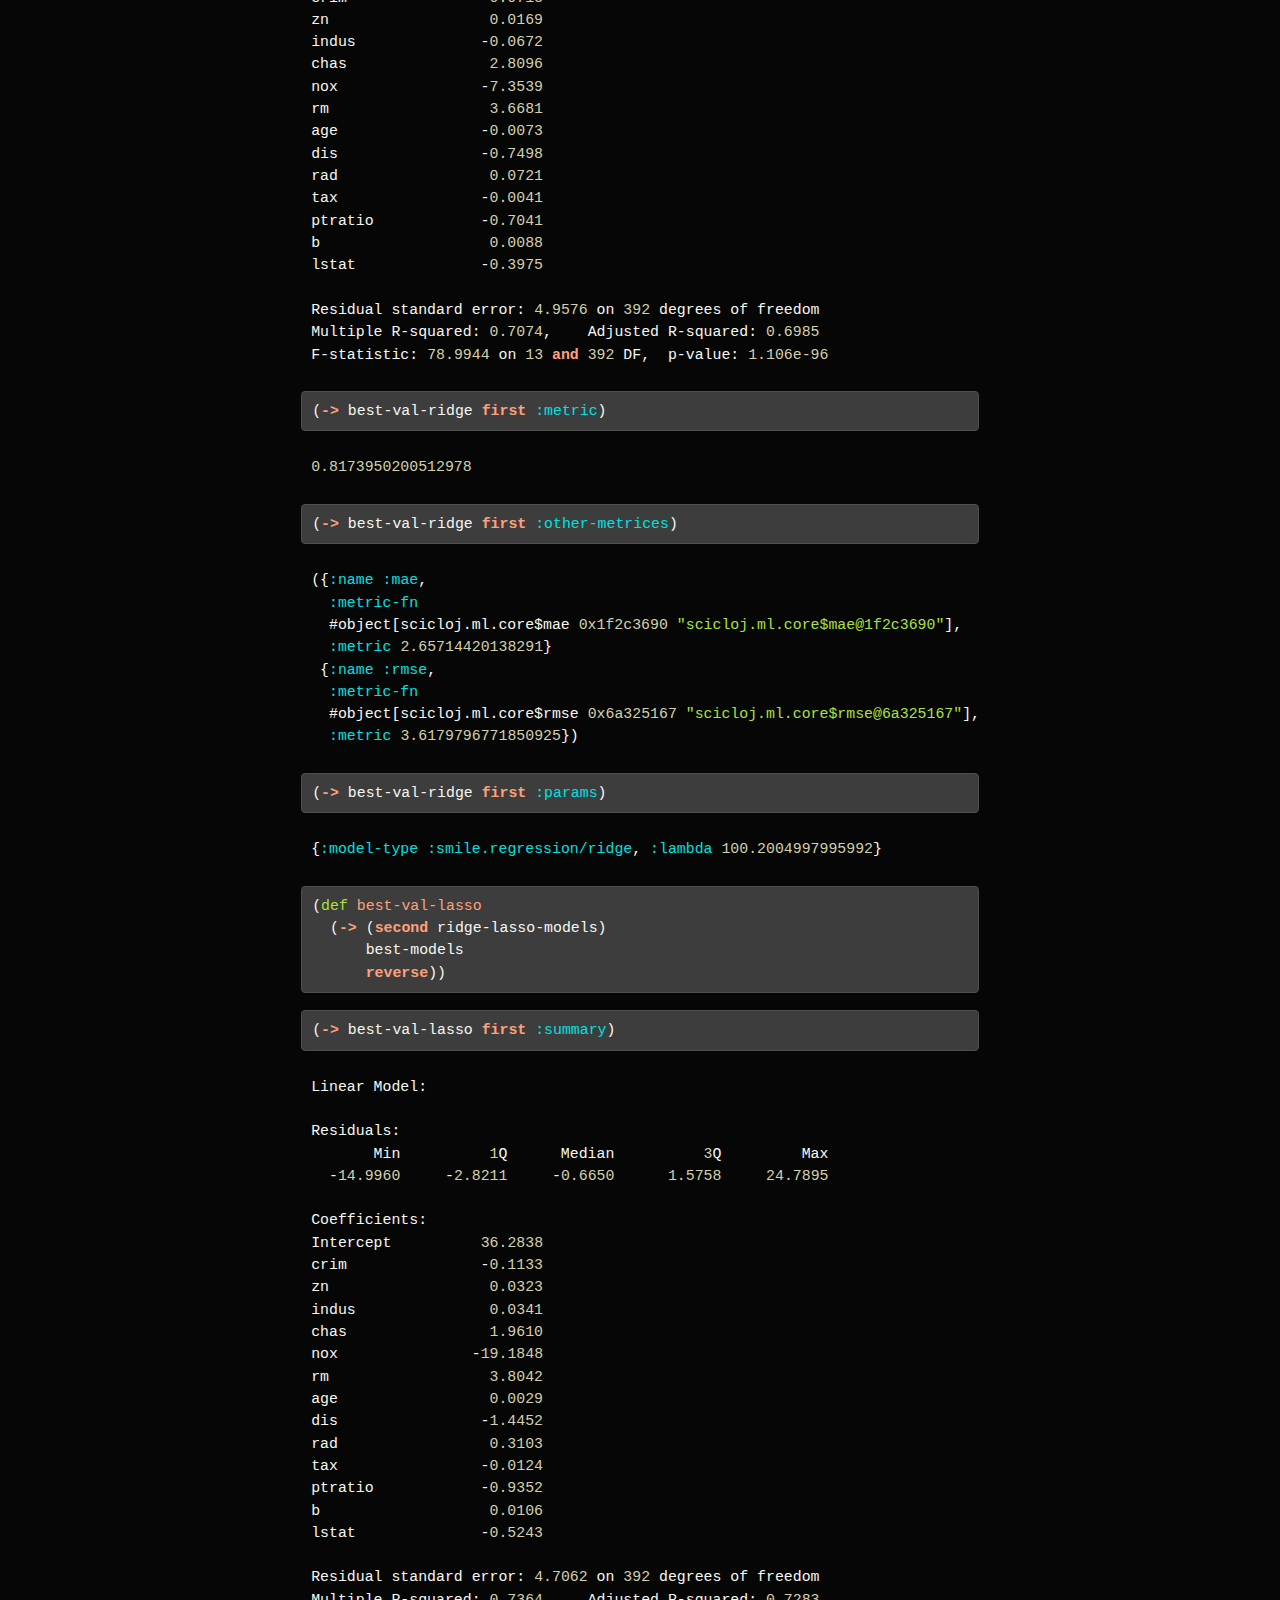
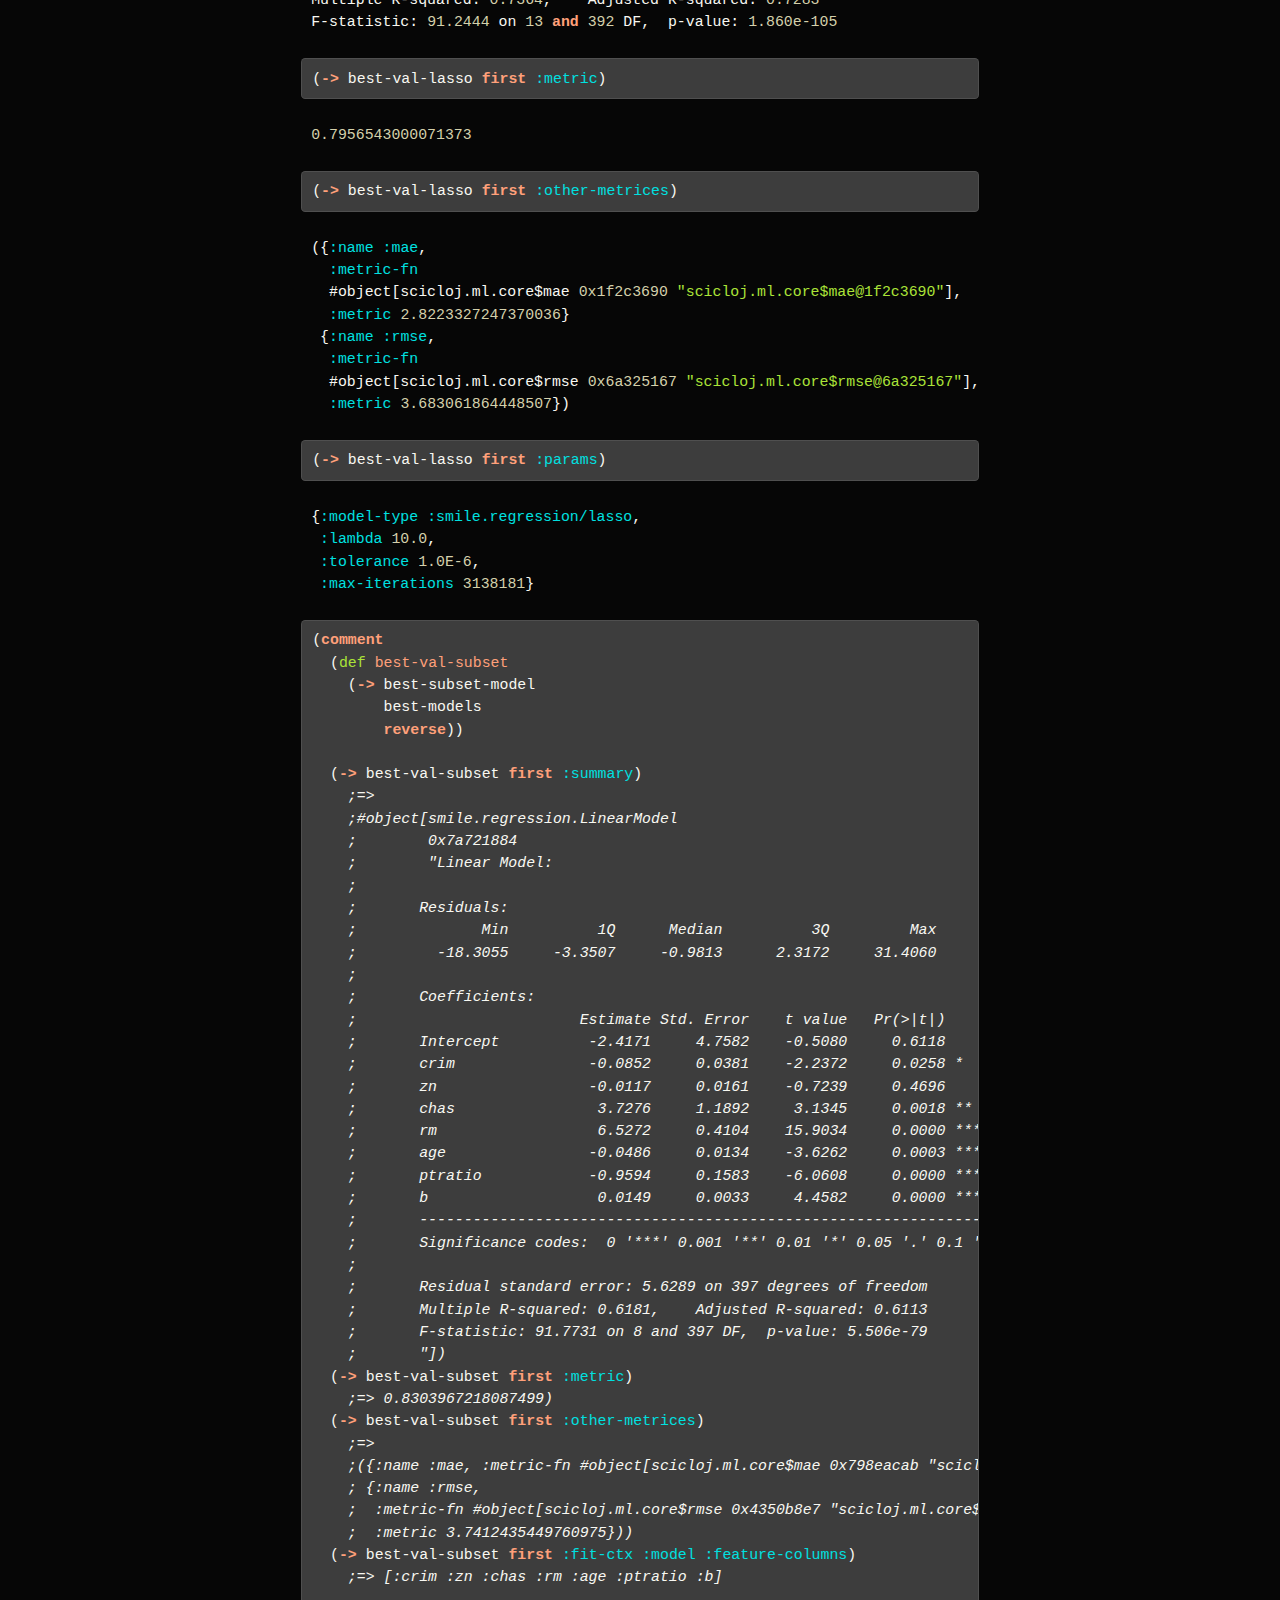
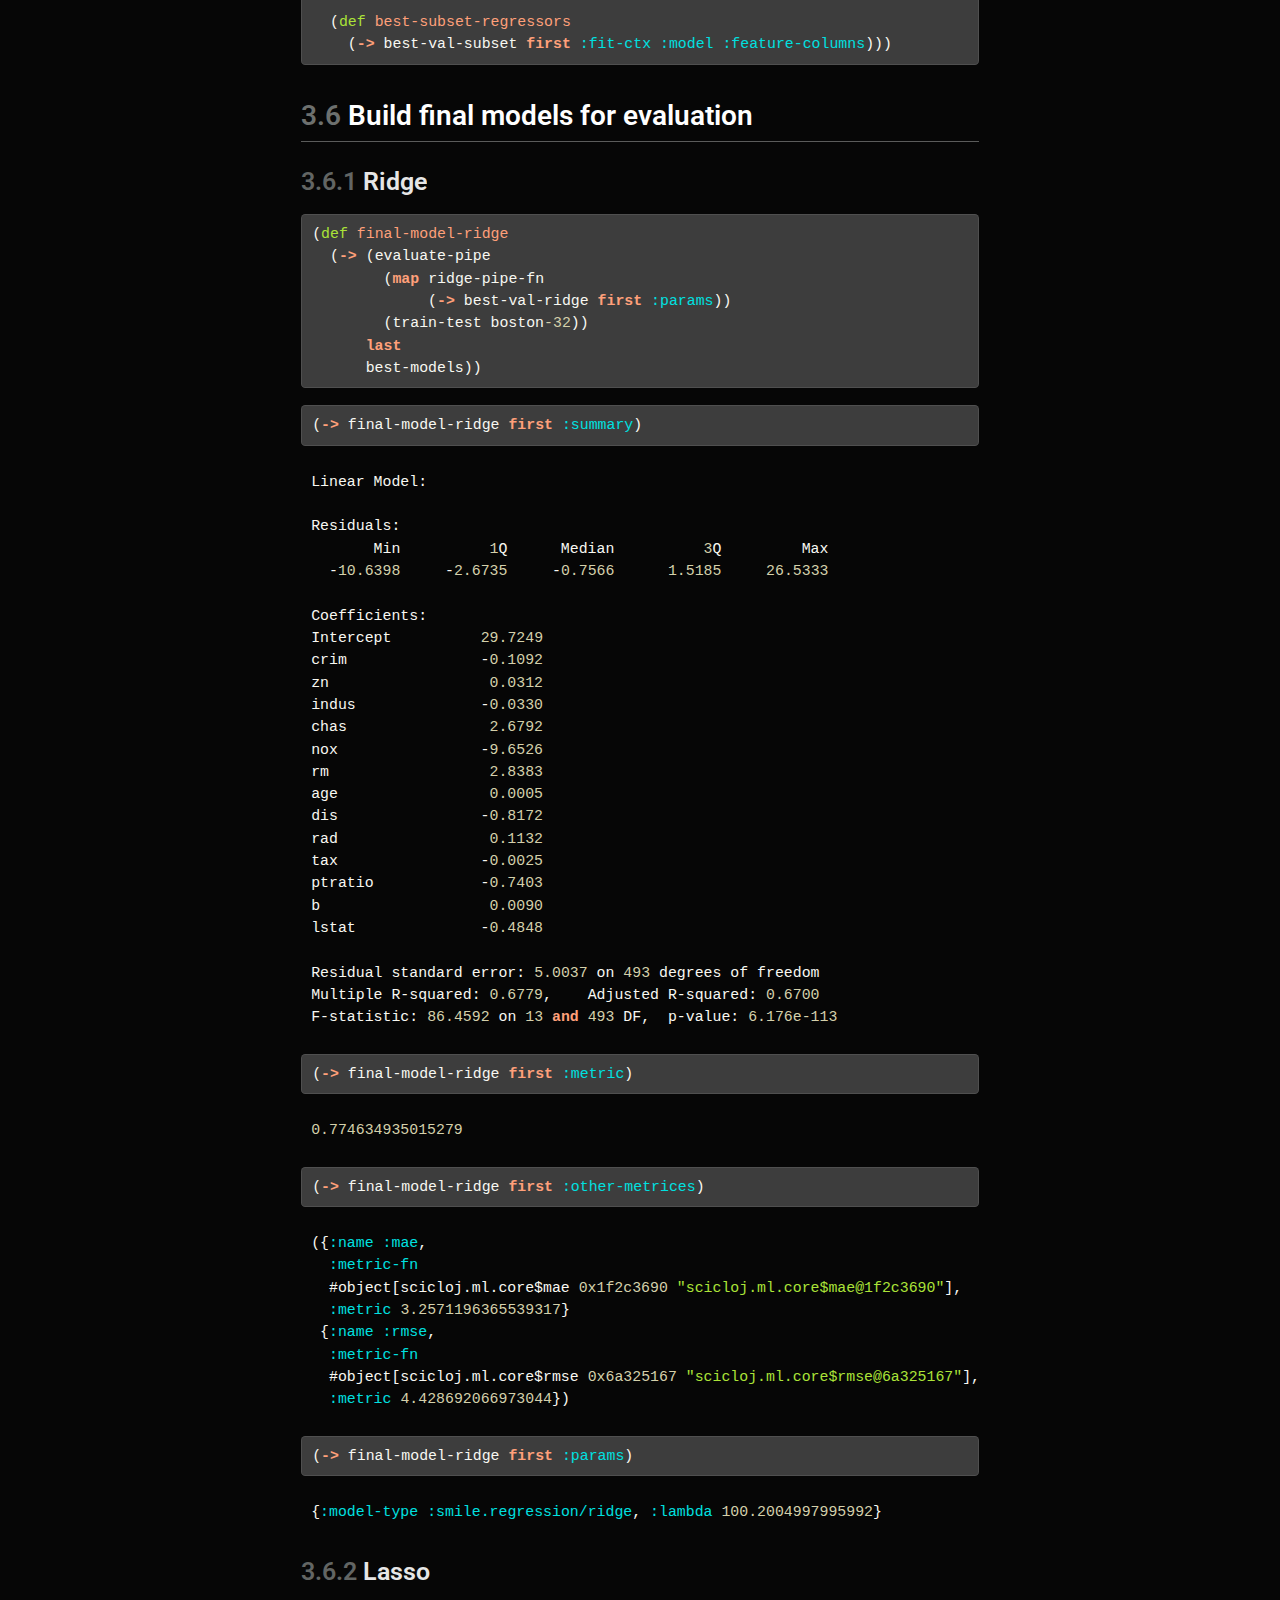
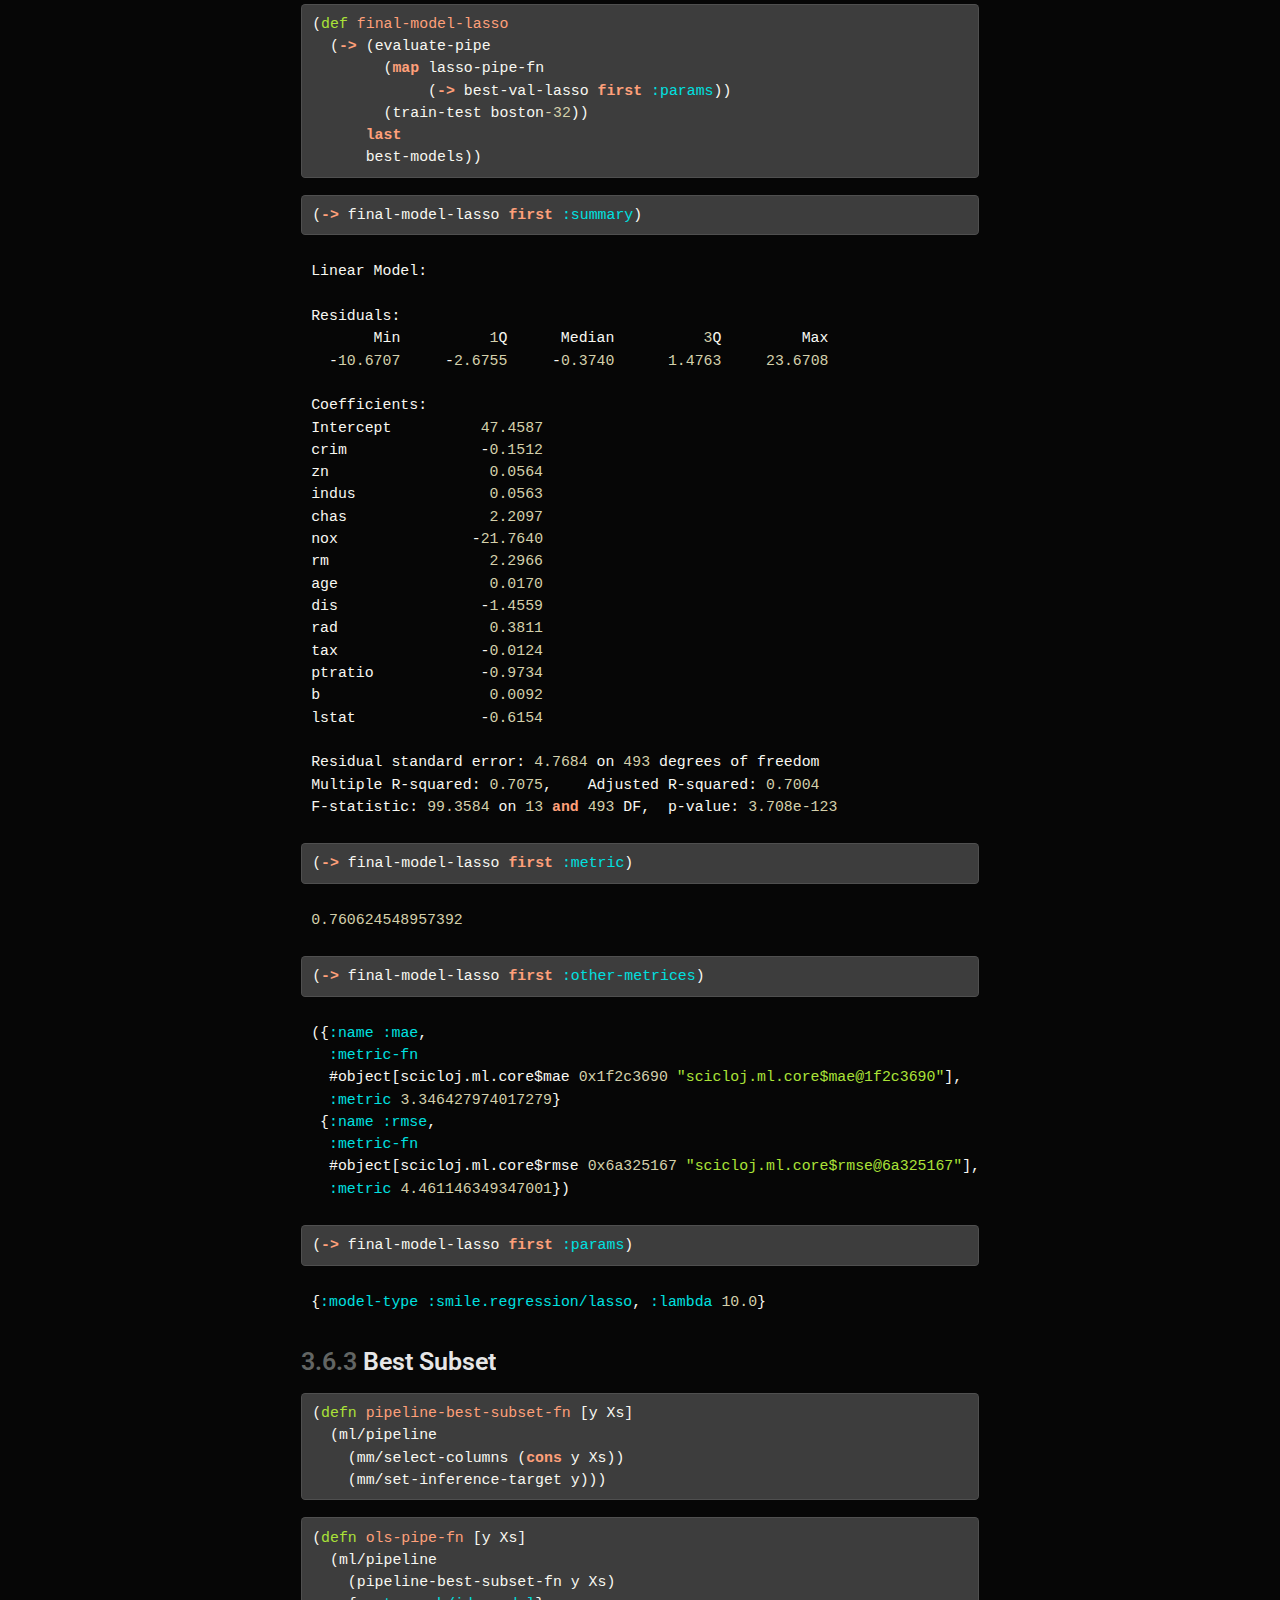
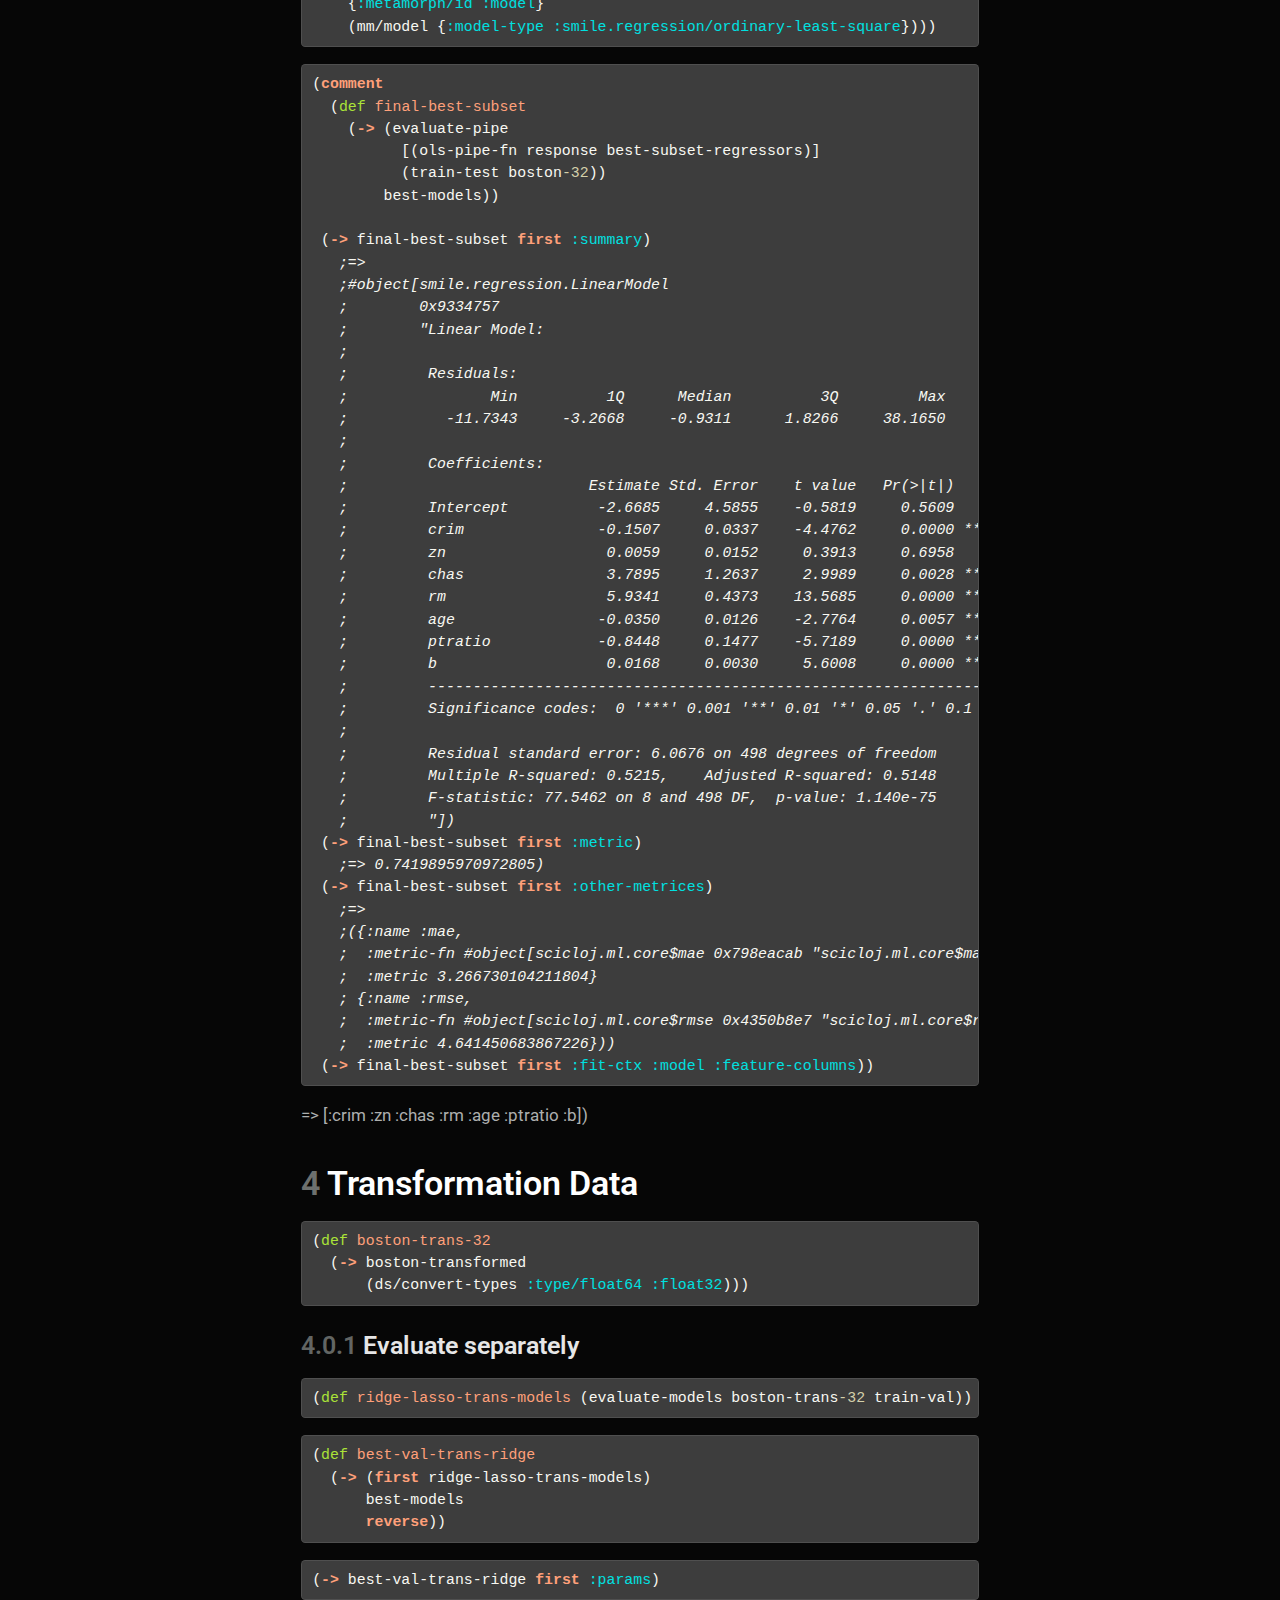
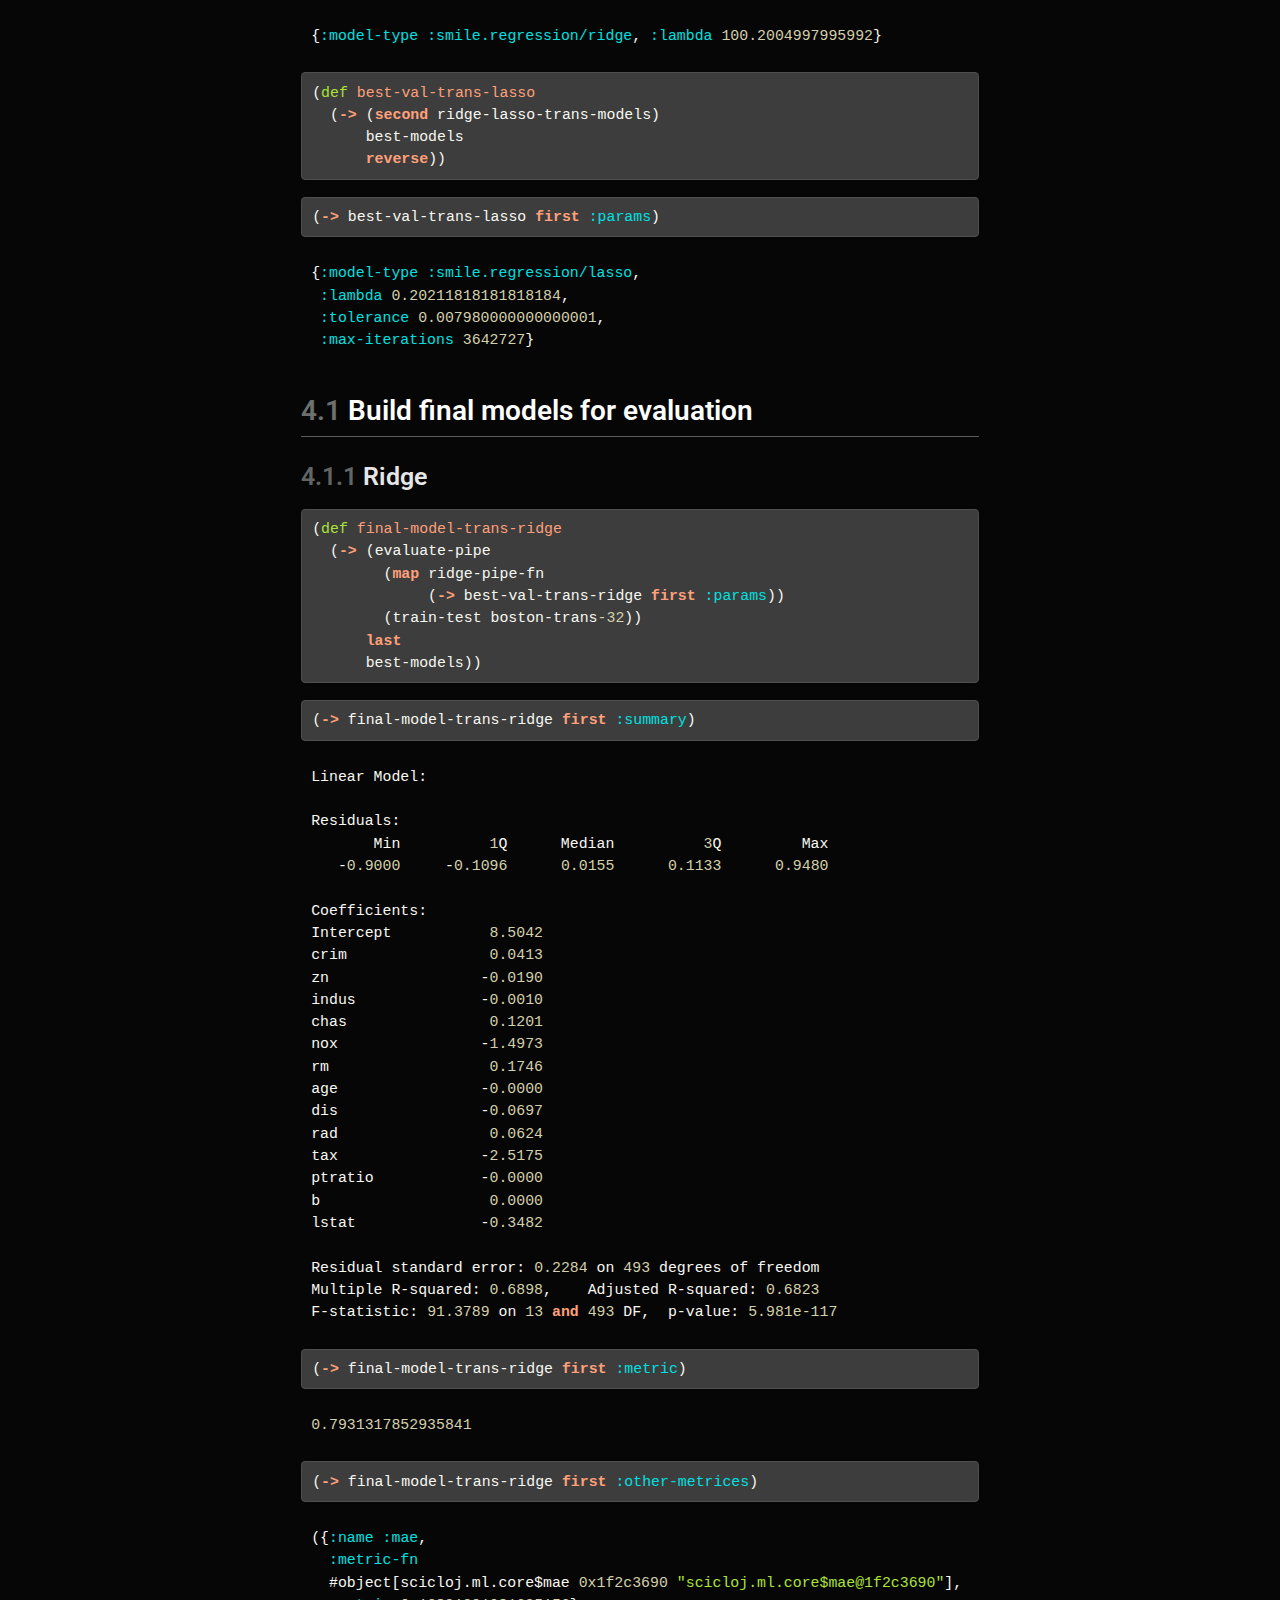
<file: docs/assignment.scicloj.html>
<!DOCTYPE html>
<html xmlns="http://www.w3.org/1999/xhtml" lang="en" xml:lang="en"><head>

<meta charset="utf-8">
<meta name="generator" content="quarto-1.4.545">

<meta name="viewport" content="width=device-width, initial-scale=1.0, user-scalable=yes">


<title>Resampling, Selection, &amp; Regularization - 3&nbsp; Clojure with Smile Algorithms</title>
<style>
code{white-space: pre-wrap;}
span.smallcaps{font-variant: small-caps;}
div.columns{display: flex; gap: min(4vw, 1.5em);}
div.column{flex: auto; overflow-x: auto;}
div.hanging-indent{margin-left: 1.5em; text-indent: -1.5em;}
ul.task-list{list-style: none;}
ul.task-list li input[type="checkbox"] {
  width: 0.8em;
  margin: 0 0.8em 0.2em -1em; /* quarto-specific, see https://github.com/quarto-dev/quarto-cli/issues/4556 */ 
  vertical-align: middle;
}
/* CSS for syntax highlighting */
pre > code.sourceCode { white-space: pre; position: relative; }
pre > code.sourceCode > span { line-height: 1.25; }
pre > code.sourceCode > span:empty { height: 1.2em; }
.sourceCode { overflow: visible; }
code.sourceCode > span { color: inherit; text-decoration: inherit; }
div.sourceCode { margin: 1em 0; }
pre.sourceCode { margin: 0; }
@media screen {
div.sourceCode { overflow: auto; }
}
@media print {
pre > code.sourceCode { white-space: pre-wrap; }
pre > code.sourceCode > span { text-indent: -5em; padding-left: 5em; }
}
pre.numberSource code
  { counter-reset: source-line 0; }
pre.numberSource code > span
  { position: relative; left: -4em; counter-increment: source-line; }
pre.numberSource code > span > a:first-child::before
  { content: counter(source-line);
    position: relative; left: -1em; text-align: right; vertical-align: baseline;
    border: none; display: inline-block;
    -webkit-touch-callout: none; -webkit-user-select: none;
    -khtml-user-select: none; -moz-user-select: none;
    -ms-user-select: none; user-select: none;
    padding: 0 4px; width: 4em;
  }
pre.numberSource { margin-left: 3em;  padding-left: 4px; }
div.sourceCode
  {   }
@media screen {
pre > code.sourceCode > span > a:first-child::before { text-decoration: underline; }
}
</style>


<script src="site_libs/quarto-nav/quarto-nav.js"></script>
<script src="site_libs/quarto-nav/headroom.min.js"></script>
<script src="site_libs/clipboard/clipboard.min.js"></script>
<script src="site_libs/quarto-search/autocomplete.umd.js"></script>
<script src="site_libs/quarto-search/fuse.min.js"></script>
<script src="site_libs/quarto-search/quarto-search.js"></script>
<meta name="quarto:offset" content="./">
<link href="./assignment.eda.html" rel="prev">
<script src="site_libs/quarto-html/quarto.js"></script>
<script src="site_libs/quarto-html/popper.min.js"></script>
<script src="site_libs/quarto-html/tippy.umd.min.js"></script>
<script src="site_libs/quarto-html/anchor.min.js"></script>
<link href="site_libs/quarto-html/tippy.css" rel="stylesheet">
<link href="site_libs/quarto-html/quarto-syntax-highlighting.css" rel="stylesheet" class="quarto-color-scheme" id="quarto-text-highlighting-styles">
<link href="site_libs/quarto-html/quarto-syntax-highlighting-dark.css" rel="stylesheet" class="quarto-color-scheme quarto-color-alternate" id="quarto-text-highlighting-styles">
<script src="site_libs/bootstrap/bootstrap.min.js"></script>
<link href="site_libs/bootstrap/bootstrap-icons.css" rel="stylesheet">
<link href="site_libs/bootstrap/bootstrap.min.css" rel="stylesheet" class="quarto-color-scheme" id="quarto-bootstrap" data-mode="light">
<link href="site_libs/bootstrap/bootstrap-dark.min.css" rel="stylesheet" class="quarto-color-scheme quarto-color-alternate" id="quarto-bootstrap" data-mode="dark">
<script id="quarto-search-options" type="application/json">{
  "location": "sidebar",
  "copy-button": false,
  "collapse-after": 3,
  "panel-placement": "start",
  "type": "textbox",
  "limit": 50,
  "keyboard-shortcut": [
    "f",
    "/",
    "s"
  ],
  "show-item-context": false,
  "language": {
    "search-no-results-text": "No results",
    "search-matching-documents-text": "matching documents",
    "search-copy-link-title": "Copy link to search",
    "search-hide-matches-text": "Hide additional matches",
    "search-more-match-text": "more match in this document",
    "search-more-matches-text": "more matches in this document",
    "search-clear-button-title": "Clear",
    "search-text-placeholder": "",
    "search-detached-cancel-button-title": "Cancel",
    "search-submit-button-title": "Submit",
    "search-label": "Search"
  }
}</script>
<link rel="icon" href="data:,">


</head>

<body class="nav-sidebar floating">

<div id="quarto-search-results"></div>
  <header id="quarto-header" class="headroom fixed-top">
  <nav class="quarto-secondary-nav">
    <div class="container-fluid d-flex">
      <button type="button" class="quarto-btn-toggle btn" data-bs-toggle="collapse" data-bs-target=".quarto-sidebar-collapse-item" aria-controls="quarto-sidebar" aria-expanded="false" aria-label="Toggle sidebar navigation" onclick="if (window.quartoToggleHeadroom) { window.quartoToggleHeadroom(); }">
        <i class="bi bi-layout-text-sidebar-reverse"></i>
      </button>
        <nav class="quarto-page-breadcrumbs" aria-label="breadcrumb"><ol class="breadcrumb"><li class="breadcrumb-item"><a href="./assignment.scicloj.html"><span class="chapter-number">3</span>&nbsp; <span class="chapter-title">Clojure with Smile Algorithms</span></a></li></ol></nav>
        <a class="flex-grow-1" role="button" data-bs-toggle="collapse" data-bs-target=".quarto-sidebar-collapse-item" aria-controls="quarto-sidebar" aria-expanded="false" aria-label="Toggle sidebar navigation" onclick="if (window.quartoToggleHeadroom) { window.quartoToggleHeadroom(); }">      
        </a>
      <button type="button" class="btn quarto-search-button" aria-label="" onclick="window.quartoOpenSearch();">
        <i class="bi bi-search"></i>
      </button>
    </div>
  </nav>
</header>
<!-- content -->
<div id="quarto-content" class="quarto-container page-columns page-rows-contents page-layout-article">
<!-- sidebar -->
  <nav id="quarto-sidebar" class="sidebar collapse collapse-horizontal quarto-sidebar-collapse-item sidebar-navigation floating overflow-auto">
    <div class="pt-lg-2 mt-2 text-left sidebar-header">
    <div class="sidebar-title mb-0 py-0">
      <a href="./">Resampling, Selection, &amp; Regularization</a> 
        <div class="sidebar-tools-main">
  <a href="" class="quarto-color-scheme-toggle quarto-navigation-tool  px-1" onclick="window.quartoToggleColorScheme(); return false;" title="Toggle dark mode"><i class="bi"></i></a>
</div>
    </div>
      </div>
        <div class="mt-2 flex-shrink-0 align-items-center">
        <div class="sidebar-search">
        <div id="quarto-search" class="" title="Search"></div>
        </div>
        </div>
    <div class="sidebar-menu-container"> 
    <ul class="list-unstyled mt-1">
        <li class="sidebar-item">
  <div class="sidebar-item-container"> 
  <a href="./index.html" class="sidebar-item-text sidebar-link">
 <span class="menu-text"><span class="chapter-number">1</span>&nbsp; <span class="chapter-title">Assignment 3: Resampling, Selection, &amp; Regularization</span></span></a>
  </div>
</li>
        <li class="sidebar-item">
  <div class="sidebar-item-container"> 
  <a href="./assignment.eda.html" class="sidebar-item-text sidebar-link">
 <span class="menu-text"><span class="chapter-number">2</span>&nbsp; <span class="chapter-title">Exploratory Data Analysis</span></span></a>
  </div>
</li>
        <li class="sidebar-item">
  <div class="sidebar-item-container"> 
  <a href="./assignment.scicloj.html" class="sidebar-item-text sidebar-link active">
 <span class="menu-text"><span class="chapter-number">3</span>&nbsp; <span class="chapter-title">Clojure with Smile Algorithms</span></span></a>
  </div>
</li>
    </ul>
    </div>
</nav>
<div id="quarto-sidebar-glass" class="quarto-sidebar-collapse-item" data-bs-toggle="collapse" data-bs-target=".quarto-sidebar-collapse-item"></div>
<!-- margin-sidebar -->
    <div id="quarto-margin-sidebar" class="sidebar margin-sidebar">
        <nav id="TOC" role="doc-toc" class="toc-active">
    <h2 id="toc-title">Table of contents</h2>
   
  <ul>
  <li><a href="#define-regressors-and-response" id="toc-define-regressors-and-response" class="nav-link active" data-scroll-target="#define-regressors-and-response"><span class="header-section-number">3.1</span> Define regressors and response</a></li>
  <li><a href="#convert-boston-column-types" id="toc-convert-boston-column-types" class="nav-link" data-scroll-target="#convert-boston-column-types"><span class="header-section-number">3.2</span> Convert Boston column types</a></li>
  <li><a href="#setup-pipelines" id="toc-setup-pipelines" class="nav-link" data-scroll-target="#setup-pipelines"><span class="header-section-number">3.3</span> Setup Pipelines</a>
  <ul>
  <li><a href="#generic-pipeline-function" id="toc-generic-pipeline-function" class="nav-link" data-scroll-target="#generic-pipeline-function"><span class="header-section-number">3.3.1</span> Generic pipeline function</a>
  <ul class="collapse">
  <li><a href="#ridge-context" id="toc-ridge-context" class="nav-link" data-scroll-target="#ridge-context"><span class="header-section-number">3.3.1.1</span> Ridge context</a></li>
  <li><a href="#lasso-context" id="toc-lasso-context" class="nav-link" data-scroll-target="#lasso-context"><span class="header-section-number">3.3.1.2</span> Lasso context</a></li>
  <li><a href="#best-subset-context" id="toc-best-subset-context" class="nav-link" data-scroll-target="#best-subset-context"><span class="header-section-number">3.3.1.3</span> Best-subset context</a></li>
  </ul></li>
  </ul></li>
  <li><a href="#pipeline-functions" id="toc-pipeline-functions" class="nav-link" data-scroll-target="#pipeline-functions"><span class="header-section-number">3.4</span> Pipeline Functions</a>
  <ul>
  <li><a href="#evaluate-pipeline" id="toc-evaluate-pipeline" class="nav-link" data-scroll-target="#evaluate-pipeline"><span class="header-section-number">3.4.1</span> Evaluate pipeline</a></li>
  <li><a href="#generate-hyperparameters-for-models" id="toc-generate-hyperparameters-for-models" class="nav-link" data-scroll-target="#generate-hyperparameters-for-models"><span class="header-section-number">3.4.2</span> Generate hyperparameters for models</a></li>
  <li><a href="#evaluate-a-single-model" id="toc-evaluate-a-single-model" class="nav-link" data-scroll-target="#evaluate-a-single-model"><span class="header-section-number">3.4.3</span> Evaluate a single model</a></li>
  <li><a href="#split-functions" id="toc-split-functions" class="nav-link" data-scroll-target="#split-functions"><span class="header-section-number">3.4.4</span> Split functions</a></li>
  <li><a href="#define-model-types-and-corresponding-functions-as-a-vector-of-vectors" id="toc-define-model-types-and-corresponding-functions-as-a-vector-of-vectors" class="nav-link" data-scroll-target="#define-model-types-and-corresponding-functions-as-a-vector-of-vectors"><span class="header-section-number">3.4.5</span> Define model types and corresponding functions as a vector of vectors</a></li>
  <li><a href="#evaluate-models-for-a-dataset" id="toc-evaluate-models-for-a-dataset" class="nav-link" data-scroll-target="#evaluate-models-for-a-dataset"><span class="header-section-number">3.4.6</span> Evaluate models for a dataset</a></li>
  <li><a href="#evaluate-separately" id="toc-evaluate-separately" class="nav-link" data-scroll-target="#evaluate-separately"><span class="header-section-number">3.4.7</span> Evaluate separately</a></li>
  </ul></li>
  <li><a href="#extract-useable-models" id="toc-extract-useable-models" class="nav-link" data-scroll-target="#extract-useable-models"><span class="header-section-number">3.5</span> Extract Useable Models</a></li>
  <li><a href="#build-final-models-for-evaluation" id="toc-build-final-models-for-evaluation" class="nav-link" data-scroll-target="#build-final-models-for-evaluation"><span class="header-section-number">3.6</span> Build final models for evaluation</a>
  <ul>
  <li><a href="#ridge" id="toc-ridge" class="nav-link" data-scroll-target="#ridge"><span class="header-section-number">3.6.1</span> Ridge</a></li>
  <li><a href="#lasso" id="toc-lasso" class="nav-link" data-scroll-target="#lasso"><span class="header-section-number">3.6.2</span> Lasso</a></li>
  <li><a href="#best-subset" id="toc-best-subset" class="nav-link" data-scroll-target="#best-subset"><span class="header-section-number">3.6.3</span> Best Subset</a></li>
  </ul></li>
  <li><a href="#transformation-data" id="toc-transformation-data" class="nav-link" data-scroll-target="#transformation-data"><span class="header-section-number">4</span> Transformation Data</a>
  <ul>
  <li><a href="#evaluate-separately-1" id="toc-evaluate-separately-1" class="nav-link" data-scroll-target="#evaluate-separately-1"><span class="header-section-number">4.0.1</span> Evaluate separately</a></li>
  <li><a href="#build-final-models-for-evaluation-1" id="toc-build-final-models-for-evaluation-1" class="nav-link" data-scroll-target="#build-final-models-for-evaluation-1"><span class="header-section-number">4.1</span> Build final models for evaluation</a>
  <ul class="collapse">
  <li><a href="#ridge-1" id="toc-ridge-1" class="nav-link" data-scroll-target="#ridge-1"><span class="header-section-number">4.1.1</span> Ridge</a></li>
  <li><a href="#lasso-1" id="toc-lasso-1" class="nav-link" data-scroll-target="#lasso-1"><span class="header-section-number">4.1.2</span> Lasso</a></li>
  </ul></li>
  </ul></li>
  </ul>
</nav>
    </div>
<!-- main -->
<main class="content" id="quarto-document-content">

<header id="title-block-header" class="quarto-title-block default">
<div class="quarto-title">
<h1 class="title"><span class="chapter-number">3</span>&nbsp; <span class="chapter-title">Clojure with Smile Algorithms</span></h1>
</div>



<div class="quarto-title-meta">

    
  
    
  </div>
  


</header>


<style></style>
<style>.printedClojure .sourceCode {
  background-color: transparent;
  border-style: none;
}
</style>
<script src="assignment.scicloj_files/md-default0.js" type="text/javascript"></script>
<script src="assignment.scicloj_files/md-default1.js" type="text/javascript"></script>
<div class="sourceClojure">
<div class="sourceCode" id="cb1"><pre class="sourceCode clojure code-with-copy"><code class="sourceCode clojure"><span id="cb1-1"><a href="#cb1-1" aria-hidden="true" tabindex="-1"></a>(<span class="kw">ns</span> assignment.scicloj</span>
<span id="cb1-2"><a href="#cb1-2" aria-hidden="true" tabindex="-1"></a>  (<span class="at">:require</span></span>
<span id="cb1-3"><a href="#cb1-3" aria-hidden="true" tabindex="-1"></a>    [assignment.eda <span class="at">:refer</span> [boston boston-transformed]]</span>
<span id="cb1-4"><a href="#cb1-4" aria-hidden="true" tabindex="-1"></a>    [calc-metric.patch]</span>
<span id="cb1-5"><a href="#cb1-5" aria-hidden="true" tabindex="-1"></a>    [fastmath.stats <span class="at">:as</span> stats]</span>
<span id="cb1-6"><a href="#cb1-6" aria-hidden="true" tabindex="-1"></a>    [scicloj.ml.core <span class="at">:as</span> ml]</span>
<span id="cb1-7"><a href="#cb1-7" aria-hidden="true" tabindex="-1"></a>    [scicloj.ml.dataset <span class="at">:as</span> ds]</span>
<span id="cb1-8"><a href="#cb1-8" aria-hidden="true" tabindex="-1"></a>    [scicloj.ml.metamorph <span class="at">:as</span> mm]))</span></code><button title="Copy to Clipboard" class="code-copy-button"><i class="bi"></i></button></pre></div>
</div>
<section id="define-regressors-and-response" class="level2" data-number="3.1">
<h2 data-number="3.1" class="anchored" data-anchor-id="define-regressors-and-response"><span class="header-section-number">3.1</span> Define regressors and response</h2>
<div class="sourceClojure">
<div class="sourceCode" id="cb2"><pre class="sourceCode clojure code-with-copy"><code class="sourceCode clojure"><span id="cb2-1"><a href="#cb2-1" aria-hidden="true" tabindex="-1"></a>(<span class="bu">def</span><span class="fu"> response </span><span class="at">:medv</span>)</span></code><button title="Copy to Clipboard" class="code-copy-button"><i class="bi"></i></button></pre></div>
</div>
<div class="sourceClojure">
<div class="sourceCode" id="cb3"><pre class="sourceCode clojure code-with-copy"><code class="sourceCode clojure"><span id="cb3-1"><a href="#cb3-1" aria-hidden="true" tabindex="-1"></a>(<span class="bu">def</span><span class="fu"> regressors</span></span>
<span id="cb3-2"><a href="#cb3-2" aria-hidden="true" tabindex="-1"></a>  (ds/column-names boston (<span class="kw">complement</span> #{response})))</span></code><button title="Copy to Clipboard" class="code-copy-button"><i class="bi"></i></button></pre></div>
</div>
</section>
<section id="convert-boston-column-types" class="level2" data-number="3.2">
<h2 data-number="3.2" class="anchored" data-anchor-id="convert-boston-column-types"><span class="header-section-number">3.2</span> Convert Boston column types</h2>
<div class="sourceClojure">
<div class="sourceCode" id="cb4"><pre class="sourceCode clojure code-with-copy"><code class="sourceCode clojure"><span id="cb4-1"><a href="#cb4-1" aria-hidden="true" tabindex="-1"></a>(ds/info boston)</span></code><button title="Copy to Clipboard" class="code-copy-button"><i class="bi"></i></button></pre></div>
</div>
<p>data/boston.csv: descriptive-stats [14 11]:</p>
<table class="table">
<colgroup>
<col style="width: 8%">
<col style="width: 8%">
<col style="width: 7%">
<col style="width: 8%">
<col style="width: 8%">
<col style="width: 10%">
<col style="width: 7%">
<col style="width: 15%">
<col style="width: 9%">
<col style="width: 8%">
<col style="width: 8%">
</colgroup>
<thead>
<tr class="header">
<th>:col-name</th>
<th>:datatype</th>
<th style="text-align: right;">:n-valid</th>
<th style="text-align: right;">:n-missing</th>
<th style="text-align: right;">:min</th>
<th style="text-align: right;">:mean</th>
<th style="text-align: right;">:max</th>
<th style="text-align: right;">:standard-deviation</th>
<th style="text-align: right;">:skew</th>
<th style="text-align: right;">:first</th>
<th style="text-align: right;">:last</th>
</tr>
</thead>
<tbody>
<tr class="odd">
<td>:crim</td>
<td>:float64</td>
<td style="text-align: right;">506</td>
<td style="text-align: right;">0</td>
<td style="text-align: right;">0.00632</td>
<td style="text-align: right;">3.61352356</td>
<td style="text-align: right;">88.9762</td>
<td style="text-align: right;">8.60154511</td>
<td style="text-align: right;">5.22314880</td>
<td style="text-align: right;">0.00632</td>
<td style="text-align: right;">0.04741</td>
</tr>
<tr class="even">
<td>:zn</td>
<td>:float64</td>
<td style="text-align: right;">506</td>
<td style="text-align: right;">0</td>
<td style="text-align: right;">0.00000</td>
<td style="text-align: right;">11.36363636</td>
<td style="text-align: right;">100.0000</td>
<td style="text-align: right;">23.32245299</td>
<td style="text-align: right;">2.22566632</td>
<td style="text-align: right;">18.00000</td>
<td style="text-align: right;">0.00000</td>
</tr>
<tr class="odd">
<td>:indus</td>
<td>:float64</td>
<td style="text-align: right;">506</td>
<td style="text-align: right;">0</td>
<td style="text-align: right;">0.46000</td>
<td style="text-align: right;">11.13677866</td>
<td style="text-align: right;">27.7400</td>
<td style="text-align: right;">6.86035294</td>
<td style="text-align: right;">0.29502157</td>
<td style="text-align: right;">2.31000</td>
<td style="text-align: right;">11.93000</td>
</tr>
<tr class="even">
<td>:chas</td>
<td>:int16</td>
<td style="text-align: right;">506</td>
<td style="text-align: right;">0</td>
<td style="text-align: right;">0.00000</td>
<td style="text-align: right;">0.06916996</td>
<td style="text-align: right;">1.0000</td>
<td style="text-align: right;">0.25399404</td>
<td style="text-align: right;">3.40590417</td>
<td style="text-align: right;">0.00000</td>
<td style="text-align: right;">0.00000</td>
</tr>
<tr class="odd">
<td>:nox</td>
<td>:float64</td>
<td style="text-align: right;">506</td>
<td style="text-align: right;">0</td>
<td style="text-align: right;">0.38500</td>
<td style="text-align: right;">0.55469506</td>
<td style="text-align: right;">0.8710</td>
<td style="text-align: right;">0.11587768</td>
<td style="text-align: right;">0.72930792</td>
<td style="text-align: right;">0.53800</td>
<td style="text-align: right;">0.57300</td>
</tr>
<tr class="even">
<td>:rm</td>
<td>:float64</td>
<td style="text-align: right;">506</td>
<td style="text-align: right;">0</td>
<td style="text-align: right;">3.56100</td>
<td style="text-align: right;">6.28463439</td>
<td style="text-align: right;">8.7800</td>
<td style="text-align: right;">0.70261714</td>
<td style="text-align: right;">0.40361213</td>
<td style="text-align: right;">6.57500</td>
<td style="text-align: right;">6.03000</td>
</tr>
<tr class="odd">
<td>:age</td>
<td>:float64</td>
<td style="text-align: right;">506</td>
<td style="text-align: right;">0</td>
<td style="text-align: right;">2.90000</td>
<td style="text-align: right;">68.57490119</td>
<td style="text-align: right;">100.0000</td>
<td style="text-align: right;">28.14886141</td>
<td style="text-align: right;">-0.59896264</td>
<td style="text-align: right;">65.20000</td>
<td style="text-align: right;">80.80000</td>
</tr>
<tr class="even">
<td>:dis</td>
<td>:float64</td>
<td style="text-align: right;">506</td>
<td style="text-align: right;">0</td>
<td style="text-align: right;">1.12960</td>
<td style="text-align: right;">3.79504269</td>
<td style="text-align: right;">12.1265</td>
<td style="text-align: right;">2.10571013</td>
<td style="text-align: right;">1.01178058</td>
<td style="text-align: right;">4.09000</td>
<td style="text-align: right;">2.50500</td>
</tr>
<tr class="odd">
<td>:rad</td>
<td>:int16</td>
<td style="text-align: right;">506</td>
<td style="text-align: right;">0</td>
<td style="text-align: right;">1.00000</td>
<td style="text-align: right;">9.54940711</td>
<td style="text-align: right;">24.0000</td>
<td style="text-align: right;">8.70725938</td>
<td style="text-align: right;">1.00481465</td>
<td style="text-align: right;">1.00000</td>
<td style="text-align: right;">1.00000</td>
</tr>
<tr class="even">
<td>:tax</td>
<td>:float64</td>
<td style="text-align: right;">506</td>
<td style="text-align: right;">0</td>
<td style="text-align: right;">187.00000</td>
<td style="text-align: right;">408.23715415</td>
<td style="text-align: right;">711.0000</td>
<td style="text-align: right;">168.53711605</td>
<td style="text-align: right;">0.66995594</td>
<td style="text-align: right;">296.00000</td>
<td style="text-align: right;">273.00000</td>
</tr>
<tr class="odd">
<td>:ptratio</td>
<td>:float64</td>
<td style="text-align: right;">506</td>
<td style="text-align: right;">0</td>
<td style="text-align: right;">12.60000</td>
<td style="text-align: right;">18.45553360</td>
<td style="text-align: right;">22.0000</td>
<td style="text-align: right;">2.16494552</td>
<td style="text-align: right;">-0.80232493</td>
<td style="text-align: right;">15.30000</td>
<td style="text-align: right;">21.00000</td>
</tr>
<tr class="even">
<td>:b</td>
<td>:float64</td>
<td style="text-align: right;">506</td>
<td style="text-align: right;">0</td>
<td style="text-align: right;">0.32000</td>
<td style="text-align: right;">356.67403162</td>
<td style="text-align: right;">396.9000</td>
<td style="text-align: right;">91.29486438</td>
<td style="text-align: right;">-2.89037371</td>
<td style="text-align: right;">396.90000</td>
<td style="text-align: right;">396.90000</td>
</tr>
<tr class="odd">
<td>:lstat</td>
<td>:float64</td>
<td style="text-align: right;">506</td>
<td style="text-align: right;">0</td>
<td style="text-align: right;">1.73000</td>
<td style="text-align: right;">12.65306324</td>
<td style="text-align: right;">37.9700</td>
<td style="text-align: right;">7.14106151</td>
<td style="text-align: right;">0.90646009</td>
<td style="text-align: right;">4.98000</td>
<td style="text-align: right;">7.88000</td>
</tr>
<tr class="even">
<td>:medv</td>
<td>:float64</td>
<td style="text-align: right;">506</td>
<td style="text-align: right;">0</td>
<td style="text-align: right;">5.00000</td>
<td style="text-align: right;">22.53280632</td>
<td style="text-align: right;">50.0000</td>
<td style="text-align: right;">9.19710409</td>
<td style="text-align: right;">1.10809841</td>
<td style="text-align: right;">24.00000</td>
<td style="text-align: right;">11.90000</td>
</tr>
</tbody>
</table>
<p>Right now, boston has too informative columns, viz.&nbsp;type :float64. Normally, I’d prefer to have more information per entry, however, trying to run this notebook without converting to :float32 breaks the JVM.</p>
<div class="sourceClojure">
<div class="sourceCode" id="cb5"><pre class="sourceCode clojure code-with-copy"><code class="sourceCode clojure"><span id="cb5-1"><a href="#cb5-1" aria-hidden="true" tabindex="-1"></a>(<span class="kw">-&gt;</span> boston</span>
<span id="cb5-2"><a href="#cb5-2" aria-hidden="true" tabindex="-1"></a>    (ds/convert-types <span class="at">:type/float64</span> <span class="at">:float32</span>)</span>
<span id="cb5-3"><a href="#cb5-3" aria-hidden="true" tabindex="-1"></a>    ds/info)</span></code><button title="Copy to Clipboard" class="code-copy-button"><i class="bi"></i></button></pre></div>
</div>
<p>data/boston.csv: descriptive-stats [14 11]:</p>
<table class="table">
<colgroup>
<col style="width: 7%">
<col style="width: 7%">
<col style="width: 6%">
<col style="width: 8%">
<col style="width: 9%">
<col style="width: 9%">
<col style="width: 9%">
<col style="width: 14%">
<col style="width: 8%">
<col style="width: 9%">
<col style="width: 9%">
</colgroup>
<thead>
<tr class="header">
<th>:col-name</th>
<th>:datatype</th>
<th style="text-align: right;">:n-valid</th>
<th style="text-align: right;">:n-missing</th>
<th style="text-align: right;">:min</th>
<th style="text-align: right;">:mean</th>
<th style="text-align: right;">:max</th>
<th style="text-align: right;">:standard-deviation</th>
<th style="text-align: right;">:skew</th>
<th style="text-align: right;">:first</th>
<th style="text-align: right;">:last</th>
</tr>
</thead>
<tbody>
<tr class="odd">
<td>:crim</td>
<td>:float32</td>
<td style="text-align: right;">506</td>
<td style="text-align: right;">0</td>
<td style="text-align: right;">0.00632000</td>
<td style="text-align: right;">3.61352356</td>
<td style="text-align: right;">88.97619629</td>
<td style="text-align: right;">8.60154509</td>
<td style="text-align: right;">5.22314872</td>
<td style="text-align: right;">0.00632000</td>
<td style="text-align: right;">0.04741000</td>
</tr>
<tr class="even">
<td>:zn</td>
<td>:float32</td>
<td style="text-align: right;">506</td>
<td style="text-align: right;">0</td>
<td style="text-align: right;">0.00000000</td>
<td style="text-align: right;">11.36363636</td>
<td style="text-align: right;">100.00000000</td>
<td style="text-align: right;">23.32245299</td>
<td style="text-align: right;">2.22566632</td>
<td style="text-align: right;">18.00000000</td>
<td style="text-align: right;">0.00000000</td>
</tr>
<tr class="odd">
<td>:indus</td>
<td>:float32</td>
<td style="text-align: right;">506</td>
<td style="text-align: right;">0</td>
<td style="text-align: right;">0.46000001</td>
<td style="text-align: right;">11.13677875</td>
<td style="text-align: right;">27.73999977</td>
<td style="text-align: right;">6.86035298</td>
<td style="text-align: right;">0.29502153</td>
<td style="text-align: right;">2.30999994</td>
<td style="text-align: right;">11.93000031</td>
</tr>
<tr class="even">
<td>:chas</td>
<td>:int16</td>
<td style="text-align: right;">506</td>
<td style="text-align: right;">0</td>
<td style="text-align: right;">0.00000000</td>
<td style="text-align: right;">0.06916996</td>
<td style="text-align: right;">1.00000000</td>
<td style="text-align: right;">0.25399404</td>
<td style="text-align: right;">3.40590417</td>
<td style="text-align: right;">0.00000000</td>
<td style="text-align: right;">0.00000000</td>
</tr>
<tr class="odd">
<td>:nox</td>
<td>:float32</td>
<td style="text-align: right;">506</td>
<td style="text-align: right;">0</td>
<td style="text-align: right;">0.38499999</td>
<td style="text-align: right;">0.55469506</td>
<td style="text-align: right;">0.87099999</td>
<td style="text-align: right;">0.11587768</td>
<td style="text-align: right;">0.72930787</td>
<td style="text-align: right;">0.53799999</td>
<td style="text-align: right;">0.57300001</td>
</tr>
<tr class="even">
<td>:rm</td>
<td>:float32</td>
<td style="text-align: right;">506</td>
<td style="text-align: right;">0</td>
<td style="text-align: right;">3.56100011</td>
<td style="text-align: right;">6.28463439</td>
<td style="text-align: right;">8.77999973</td>
<td style="text-align: right;">0.70261715</td>
<td style="text-align: right;">0.40361212</td>
<td style="text-align: right;">6.57499981</td>
<td style="text-align: right;">6.03000021</td>
</tr>
<tr class="odd">
<td>:age</td>
<td>:float32</td>
<td style="text-align: right;">506</td>
<td style="text-align: right;">0</td>
<td style="text-align: right;">2.90000010</td>
<td style="text-align: right;">68.57490120</td>
<td style="text-align: right;">100.00000000</td>
<td style="text-align: right;">28.14886153</td>
<td style="text-align: right;">-0.59896263</td>
<td style="text-align: right;">65.19999695</td>
<td style="text-align: right;">80.80000305</td>
</tr>
<tr class="even">
<td>:dis</td>
<td>:float32</td>
<td style="text-align: right;">506</td>
<td style="text-align: right;">0</td>
<td style="text-align: right;">1.12960005</td>
<td style="text-align: right;">3.79504270</td>
<td style="text-align: right;">12.12650013</td>
<td style="text-align: right;">2.10571014</td>
<td style="text-align: right;">1.01178059</td>
<td style="text-align: right;">4.09000015</td>
<td style="text-align: right;">2.50500011</td>
</tr>
<tr class="odd">
<td>:rad</td>
<td>:int16</td>
<td style="text-align: right;">506</td>
<td style="text-align: right;">0</td>
<td style="text-align: right;">1.00000000</td>
<td style="text-align: right;">9.54940711</td>
<td style="text-align: right;">24.00000000</td>
<td style="text-align: right;">8.70725938</td>
<td style="text-align: right;">1.00481465</td>
<td style="text-align: right;">1.00000000</td>
<td style="text-align: right;">1.00000000</td>
</tr>
<tr class="even">
<td>:tax</td>
<td>:float32</td>
<td style="text-align: right;">506</td>
<td style="text-align: right;">0</td>
<td style="text-align: right;">187.00000000</td>
<td style="text-align: right;">408.23715415</td>
<td style="text-align: right;">711.00000000</td>
<td style="text-align: right;">168.53711605</td>
<td style="text-align: right;">0.66995594</td>
<td style="text-align: right;">296.00000000</td>
<td style="text-align: right;">273.00000000</td>
</tr>
<tr class="odd">
<td>:ptratio</td>
<td>:float32</td>
<td style="text-align: right;">506</td>
<td style="text-align: right;">0</td>
<td style="text-align: right;">12.60000038</td>
<td style="text-align: right;">18.45553383</td>
<td style="text-align: right;">22.00000000</td>
<td style="text-align: right;">2.16494578</td>
<td style="text-align: right;">-0.80232477</td>
<td style="text-align: right;">15.30000019</td>
<td style="text-align: right;">21.00000000</td>
</tr>
<tr class="even">
<td>:b</td>
<td>:float32</td>
<td style="text-align: right;">506</td>
<td style="text-align: right;">0</td>
<td style="text-align: right;">0.31999999</td>
<td style="text-align: right;">356.67402960</td>
<td style="text-align: right;">396.89999390</td>
<td style="text-align: right;">91.29486340</td>
<td style="text-align: right;">-2.89037375</td>
<td style="text-align: right;">396.89999390</td>
<td style="text-align: right;">396.89999390</td>
</tr>
<tr class="odd">
<td>:lstat</td>
<td>:float32</td>
<td style="text-align: right;">506</td>
<td style="text-align: right;">0</td>
<td style="text-align: right;">1.73000002</td>
<td style="text-align: right;">12.65306323</td>
<td style="text-align: right;">37.97000122</td>
<td style="text-align: right;">7.14106150</td>
<td style="text-align: right;">0.90646009</td>
<td style="text-align: right;">4.98000002</td>
<td style="text-align: right;">7.88000011</td>
</tr>
<tr class="even">
<td>:medv</td>
<td>:float32</td>
<td style="text-align: right;">506</td>
<td style="text-align: right;">0</td>
<td style="text-align: right;">5.00000000</td>
<td style="text-align: right;">22.53280636</td>
<td style="text-align: right;">50.00000000</td>
<td style="text-align: right;">9.19710411</td>
<td style="text-align: right;">1.10809839</td>
<td style="text-align: right;">24.00000000</td>
<td style="text-align: right;">11.89999962</td>
</tr>
</tbody>
</table>
<div class="sourceClojure">
<div class="sourceCode" id="cb6"><pre class="sourceCode clojure code-with-copy"><code class="sourceCode clojure"><span id="cb6-1"><a href="#cb6-1" aria-hidden="true" tabindex="-1"></a>(<span class="bu">def</span><span class="fu"> boston-32</span></span>
<span id="cb6-2"><a href="#cb6-2" aria-hidden="true" tabindex="-1"></a>  (<span class="kw">-&gt;</span> boston</span>
<span id="cb6-3"><a href="#cb6-3" aria-hidden="true" tabindex="-1"></a>      (ds/convert-types <span class="at">:type/float64</span> <span class="at">:float32</span>)))</span></code><button title="Copy to Clipboard" class="code-copy-button"><i class="bi"></i></button></pre></div>
</div>
</section>
<section id="setup-pipelines" class="level2" data-number="3.3">
<h2 data-number="3.3" class="anchored" data-anchor-id="setup-pipelines"><span class="header-section-number">3.3</span> Setup Pipelines</h2>
<div class="sourceClojure">
<div class="sourceCode" id="cb7"><pre class="sourceCode clojure code-with-copy"><code class="sourceCode clojure"><span id="cb7-1"><a href="#cb7-1" aria-hidden="true" tabindex="-1"></a>(<span class="bu">def</span><span class="fu"> pipeline-fn</span></span>
<span id="cb7-2"><a href="#cb7-2" aria-hidden="true" tabindex="-1"></a>  (ml/pipeline</span>
<span id="cb7-3"><a href="#cb7-3" aria-hidden="true" tabindex="-1"></a>    (mm/set-inference-target response)))</span></code><button title="Copy to Clipboard" class="code-copy-button"><i class="bi"></i></button></pre></div>
</div>
<section id="generic-pipeline-function" class="level3" data-number="3.3.1">
<h3 data-number="3.3.1" class="anchored" data-anchor-id="generic-pipeline-function"><span class="header-section-number">3.3.1</span> Generic pipeline function</h3>
<div class="sourceClojure">
<div class="sourceCode" id="cb8"><pre class="sourceCode clojure code-with-copy"><code class="sourceCode clojure"><span id="cb8-1"><a href="#cb8-1" aria-hidden="true" tabindex="-1"></a>(<span class="bu">defn</span><span class="fu"> create-model-pipeline</span></span>
<span id="cb8-2"><a href="#cb8-2" aria-hidden="true" tabindex="-1"></a>  [model-type params]</span>
<span id="cb8-3"><a href="#cb8-3" aria-hidden="true" tabindex="-1"></a>  (ml/pipeline</span>
<span id="cb8-4"><a href="#cb8-4" aria-hidden="true" tabindex="-1"></a>    pipeline-fn</span>
<span id="cb8-5"><a href="#cb8-5" aria-hidden="true" tabindex="-1"></a>    {<span class="at">:metamorph/id</span> <span class="at">:model</span>}</span>
<span id="cb8-6"><a href="#cb8-6" aria-hidden="true" tabindex="-1"></a>    (mm/model (<span class="kw">merge</span> {<span class="at">:model-type</span> model-type} params))))</span></code><button title="Copy to Clipboard" class="code-copy-button"><i class="bi"></i></button></pre></div>
</div>
<section id="ridge-context" class="level4" data-number="3.3.1.1">
<h4 data-number="3.3.1.1" class="anchored" data-anchor-id="ridge-context"><span class="header-section-number">3.3.1.1</span> Ridge context</h4>
<div class="sourceClojure">
<div class="sourceCode" id="cb9"><pre class="sourceCode clojure code-with-copy"><code class="sourceCode clojure"><span id="cb9-1"><a href="#cb9-1" aria-hidden="true" tabindex="-1"></a>(<span class="bu">defn</span><span class="fu"> ridge-pipe-fn</span></span>
<span id="cb9-2"><a href="#cb9-2" aria-hidden="true" tabindex="-1"></a>  [params]</span>
<span id="cb9-3"><a href="#cb9-3" aria-hidden="true" tabindex="-1"></a>  (create-model-pipeline <span class="at">:smile.regression/ridge</span> params))</span></code><button title="Copy to Clipboard" class="code-copy-button"><i class="bi"></i></button></pre></div>
</div>
</section>
<section id="lasso-context" class="level4" data-number="3.3.1.2">
<h4 data-number="3.3.1.2" class="anchored" data-anchor-id="lasso-context"><span class="header-section-number">3.3.1.2</span> Lasso context</h4>
<div class="sourceClojure">
<div class="sourceCode" id="cb10"><pre class="sourceCode clojure code-with-copy"><code class="sourceCode clojure"><span id="cb10-1"><a href="#cb10-1" aria-hidden="true" tabindex="-1"></a>(<span class="bu">defn</span><span class="fu"> lasso-pipe-fn</span></span>
<span id="cb10-2"><a href="#cb10-2" aria-hidden="true" tabindex="-1"></a>  [params]</span>
<span id="cb10-3"><a href="#cb10-3" aria-hidden="true" tabindex="-1"></a>  (create-model-pipeline <span class="at">:smile.regression/lasso</span> params))</span></code><button title="Copy to Clipboard" class="code-copy-button"><i class="bi"></i></button></pre></div>
</div>
</section>
<section id="best-subset-context" class="level4" data-number="3.3.1.3">
<h4 data-number="3.3.1.3" class="anchored" data-anchor-id="best-subset-context"><span class="header-section-number">3.3.1.3</span> Best-subset context</h4>
<p>Best subset has a different pattern/logic of pipelining. Whereas Ridge and Lasso have hyperparameters, the best subset algorithm, as I am implementing it, is nothing but ordinary least square models iterated over all combinations of regressors.</p>
<div class="sourceClojure">
<div class="sourceCode" id="cb11"><pre class="sourceCode clojure code-with-copy"><code class="sourceCode clojure"><span id="cb11-1"><a href="#cb11-1" aria-hidden="true" tabindex="-1"></a>(<span class="bu">defn</span><span class="fu"> all-combinations </span>[coll]</span>
<span id="cb11-2"><a href="#cb11-2" aria-hidden="true" tabindex="-1"></a>  (<span class="kw">letfn</span> [(comb [coll]</span>
<span id="cb11-3"><a href="#cb11-3" aria-hidden="true" tabindex="-1"></a>            (<span class="kw">if</span> (<span class="kw">empty?</span> coll)</span>
<span id="cb11-4"><a href="#cb11-4" aria-hidden="true" tabindex="-1"></a>              [[]]</span>
<span id="cb11-5"><a href="#cb11-5" aria-hidden="true" tabindex="-1"></a>              (<span class="kw">let</span> [<span class="kw">rest</span> (comb (<span class="kw">rest</span> coll))]</span>
<span id="cb11-6"><a href="#cb11-6" aria-hidden="true" tabindex="-1"></a>                (<span class="kw">concat</span> <span class="kw">rest</span> (<span class="kw">map</span> #(<span class="kw">cons</span> (<span class="kw">first</span> coll) <span class="va">%</span>) <span class="kw">rest</span>)))))]</span>
<span id="cb11-7"><a href="#cb11-7" aria-hidden="true" tabindex="-1"></a>    (<span class="kw">rest</span> (comb coll))))</span></code><button title="Copy to Clipboard" class="code-copy-button"><i class="bi"></i></button></pre></div>
</div>
<div class="sourceClojure">
<div class="sourceCode" id="cb12"><pre class="sourceCode clojure code-with-copy"><code class="sourceCode clojure"><span id="cb12-1"><a href="#cb12-1" aria-hidden="true" tabindex="-1"></a>(Math/pow <span class="dv">2</span> (<span class="kw">count</span> regressors))</span></code><button title="Copy to Clipboard" class="code-copy-button"><i class="bi"></i></button></pre></div>
</div>
<div class="printedClojure">
<div class="sourceCode" id="cb13"><pre class="sourceCode clojure code-with-copy"><code class="sourceCode clojure"><span id="cb13-1"><a href="#cb13-1" aria-hidden="true" tabindex="-1"></a><span class="fl">8192.0</span></span></code><button title="Copy to Clipboard" class="code-copy-button"><i class="bi"></i></button></pre></div>
</div>
<p>Above, we see the number of combination possibilities with the number of regressors we have, 14. 2 to the power 13 is 8192. Below, we see the count of the <code>all-combinations</code> function on the list of regressors. The number is 2 to the power 13 minus 1. The difference of 1 is that I did not include a null model, i.e.&nbsp;no regressors.</p>
<div class="sourceClojure">
<div class="sourceCode" id="cb14"><pre class="sourceCode clojure code-with-copy"><code class="sourceCode clojure"><span id="cb14-1"><a href="#cb14-1" aria-hidden="true" tabindex="-1"></a>(<span class="kw">count</span> (all-combinations regressors))</span></code><button title="Copy to Clipboard" class="code-copy-button"><i class="bi"></i></button></pre></div>
</div>
<div class="printedClojure">
<div class="sourceCode" id="cb15"><pre class="sourceCode clojure code-with-copy"><code class="sourceCode clojure"><span id="cb15-1"><a href="#cb15-1" aria-hidden="true" tabindex="-1"></a><span class="dv">8191</span></span></code><button title="Copy to Clipboard" class="code-copy-button"><i class="bi"></i></button></pre></div>
</div>
<div class="sourceClojure">
<div class="sourceCode" id="cb16"><pre class="sourceCode clojure code-with-copy"><code class="sourceCode clojure"><span id="cb16-1"><a href="#cb16-1" aria-hidden="true" tabindex="-1"></a>(<span class="bu">defn</span><span class="fu"> best-subset-pipe-fn</span></span>
<span id="cb16-2"><a href="#cb16-2" aria-hidden="true" tabindex="-1"></a>  [dataset y regrs]</span>
<span id="cb16-3"><a href="#cb16-3" aria-hidden="true" tabindex="-1"></a>  (<span class="kw">let</span> [combinations (all-combinations regrs)]</span>
<span id="cb16-4"><a href="#cb16-4" aria-hidden="true" tabindex="-1"></a>    (<span class="kw">pmap</span> (<span class="kw">fn</span> [Xs]                                          <span class="co">; test `map` vs `pmap` vs `mapv`</span></span>
<span id="cb16-5"><a href="#cb16-5" aria-hidden="true" tabindex="-1"></a>            (ml/pipeline</span>
<span id="cb16-6"><a href="#cb16-6" aria-hidden="true" tabindex="-1"></a>              (mm/select-columns (<span class="kw">cons</span> y Xs))</span>
<span id="cb16-7"><a href="#cb16-7" aria-hidden="true" tabindex="-1"></a>              (mm/set-inference-target y)</span>
<span id="cb16-8"><a href="#cb16-8" aria-hidden="true" tabindex="-1"></a>              {<span class="at">:metamorph/id</span> <span class="at">:model</span>}</span>
<span id="cb16-9"><a href="#cb16-9" aria-hidden="true" tabindex="-1"></a>              (mm/model {<span class="at">:model-type</span> <span class="at">:smile.regression/ordinary-least-square</span>})))</span>
<span id="cb16-10"><a href="#cb16-10" aria-hidden="true" tabindex="-1"></a>          combinations)))</span></code><button title="Copy to Clipboard" class="code-copy-button"><i class="bi"></i></button></pre></div>
</div>
</section>
</section>
</section>
<section id="pipeline-functions" class="level2" data-number="3.4">
<h2 data-number="3.4" class="anchored" data-anchor-id="pipeline-functions"><span class="header-section-number">3.4</span> Pipeline Functions</h2>
<section id="evaluate-pipeline" class="level3" data-number="3.4.1">
<h3 data-number="3.4.1" class="anchored" data-anchor-id="evaluate-pipeline"><span class="header-section-number">3.4.1</span> Evaluate pipeline</h3>
<div class="sourceClojure">
<div class="sourceCode" id="cb17"><pre class="sourceCode clojure code-with-copy"><code class="sourceCode clojure"><span id="cb17-1"><a href="#cb17-1" aria-hidden="true" tabindex="-1"></a>(<span class="bu">defn</span><span class="fu"> evaluate-pipe </span>[pipe data]</span>
<span id="cb17-2"><a href="#cb17-2" aria-hidden="true" tabindex="-1"></a>  (ml/evaluate-pipelines</span>
<span id="cb17-3"><a href="#cb17-3" aria-hidden="true" tabindex="-1"></a>    pipe</span>
<span id="cb17-4"><a href="#cb17-4" aria-hidden="true" tabindex="-1"></a>    data</span>
<span id="cb17-5"><a href="#cb17-5" aria-hidden="true" tabindex="-1"></a>    stats/omega-sq</span>
<span id="cb17-6"><a href="#cb17-6" aria-hidden="true" tabindex="-1"></a>    <span class="at">:accuracy</span></span>
<span id="cb17-7"><a href="#cb17-7" aria-hidden="true" tabindex="-1"></a>    {<span class="at">:other-metrices</span>                   [{<span class="at">:name</span> <span class="at">:mae</span> <span class="at">:metric-fn</span> ml/mae}</span>
<span id="cb17-8"><a href="#cb17-8" aria-hidden="true" tabindex="-1"></a>                                        {<span class="at">:name</span> <span class="at">:rmse</span> <span class="at">:metric-fn</span> ml/rmse}]</span>
<span id="cb17-9"><a href="#cb17-9" aria-hidden="true" tabindex="-1"></a>     <span class="at">:return-best-pipeline-only</span>        <span class="va">false</span></span>
<span id="cb17-10"><a href="#cb17-10" aria-hidden="true" tabindex="-1"></a>     <span class="at">:return-best-crossvalidation-only</span> <span class="va">true</span>}))</span></code><button title="Copy to Clipboard" class="code-copy-button"><i class="bi"></i></button></pre></div>
</div>
</section>
<section id="generate-hyperparameters-for-models" class="level3" data-number="3.4.2">
<h3 data-number="3.4.2" class="anchored" data-anchor-id="generate-hyperparameters-for-models"><span class="header-section-number">3.4.2</span> Generate hyperparameters for models</h3>
<div class="sourceClojure">
<div class="sourceCode" id="cb18"><pre class="sourceCode clojure code-with-copy"><code class="sourceCode clojure"><span id="cb18-1"><a href="#cb18-1" aria-hidden="true" tabindex="-1"></a>(<span class="bu">defn</span><span class="fu"> generate-hyperparams </span>[model-type]</span>
<span id="cb18-2"><a href="#cb18-2" aria-hidden="true" tabindex="-1"></a>  (<span class="kw">case</span> model-type</span>
<span id="cb18-3"><a href="#cb18-3" aria-hidden="true" tabindex="-1"></a>    <span class="at">:ridge</span> (ml/sobol-gridsearch</span>
<span id="cb18-4"><a href="#cb18-4" aria-hidden="true" tabindex="-1"></a>             (<span class="kw">assoc-in</span> (ml/hyperparameters <span class="at">:smile.regression/ridge</span>) [<span class="at">:lambda</span> <span class="at">:n-steps</span>] <span class="dv">500</span>))</span>
<span id="cb18-5"><a href="#cb18-5" aria-hidden="true" tabindex="-1"></a>    <span class="at">:lasso</span> (<span class="kw">take</span> <span class="dv">500</span> (ml/sobol-gridsearch (ml/hyperparameters <span class="at">:smile.regression/lasso</span>)))))</span></code><button title="Copy to Clipboard" class="code-copy-button"><i class="bi"></i></button></pre></div>
</div>
</section>
<section id="evaluate-a-single-model" class="level3" data-number="3.4.3">
<h3 data-number="3.4.3" class="anchored" data-anchor-id="evaluate-a-single-model"><span class="header-section-number">3.4.3</span> Evaluate a single model</h3>
<div class="sourceClojure">
<div class="sourceCode" id="cb19"><pre class="sourceCode clojure code-with-copy"><code class="sourceCode clojure"><span id="cb19-1"><a href="#cb19-1" aria-hidden="true" tabindex="-1"></a>(<span class="bu">defn</span><span class="fu"> evaluate-model </span>[dataset split-fn model-type model-fn]</span>
<span id="cb19-2"><a href="#cb19-2" aria-hidden="true" tabindex="-1"></a>  (<span class="kw">let</span> [data-split (split-fn dataset)</span>
<span id="cb19-3"><a href="#cb19-3" aria-hidden="true" tabindex="-1"></a>        pipelines (<span class="kw">cond</span></span>
<span id="cb19-4"><a href="#cb19-4" aria-hidden="true" tabindex="-1"></a>                    (<span class="kw">=</span> model-type <span class="at">:best-subset</span>)</span>
<span id="cb19-5"><a href="#cb19-5" aria-hidden="true" tabindex="-1"></a>                    (model-fn dataset response regressors)</span>
<span id="cb19-6"><a href="#cb19-6" aria-hidden="true" tabindex="-1"></a>                    <span class="at">:else</span> (<span class="kw">map</span> model-fn (generate-hyperparams model-type)))]</span>
<span id="cb19-7"><a href="#cb19-7" aria-hidden="true" tabindex="-1"></a>    (evaluate-pipe pipelines data-split)))</span></code><button title="Copy to Clipboard" class="code-copy-button"><i class="bi"></i></button></pre></div>
</div>
</section>
<section id="split-functions" class="level3" data-number="3.4.4">
<h3 data-number="3.4.4" class="anchored" data-anchor-id="split-functions"><span class="header-section-number">3.4.4</span> Split functions</h3>
<div class="sourceClojure">
<div class="sourceCode" id="cb20"><pre class="sourceCode clojure code-with-copy"><code class="sourceCode clojure"><span id="cb20-1"><a href="#cb20-1" aria-hidden="true" tabindex="-1"></a>(<span class="bu">defn</span><span class="fu"> train-test </span>[dataset]</span>
<span id="cb20-2"><a href="#cb20-2" aria-hidden="true" tabindex="-1"></a>  (ds/split-&gt;seq dataset <span class="at">:bootstrap</span> {<span class="at">:seed</span> <span class="dv">123</span> <span class="at">:repeats</span> <span class="dv">30</span>}))</span></code><button title="Copy to Clipboard" class="code-copy-button"><i class="bi"></i></button></pre></div>
</div>
<div class="sourceClojure">
<div class="sourceCode" id="cb21"><pre class="sourceCode clojure code-with-copy"><code class="sourceCode clojure"><span id="cb21-1"><a href="#cb21-1" aria-hidden="true" tabindex="-1"></a>(<span class="bu">defn</span><span class="fu"> train-val </span>[dataset]</span>
<span id="cb21-2"><a href="#cb21-2" aria-hidden="true" tabindex="-1"></a>  (<span class="kw">let</span> [ds-split (train-test dataset)]</span>
<span id="cb21-3"><a href="#cb21-3" aria-hidden="true" tabindex="-1"></a>    (ds/split-&gt;seq (<span class="at">:train</span> (<span class="kw">first</span> ds-split)) <span class="at">:kfold</span> {<span class="at">:seed</span> <span class="dv">123</span> <span class="at">:k</span> <span class="dv">5</span>})))</span></code><button title="Copy to Clipboard" class="code-copy-button"><i class="bi"></i></button></pre></div>
</div>
</section>
<section id="define-model-types-and-corresponding-functions-as-a-vector-of-vectors" class="level3" data-number="3.4.5">
<h3 data-number="3.4.5" class="anchored" data-anchor-id="define-model-types-and-corresponding-functions-as-a-vector-of-vectors"><span class="header-section-number">3.4.5</span> Define model types and corresponding functions as a vector of vectors</h3>
<div class="sourceClojure">
<div class="sourceCode" id="cb22"><pre class="sourceCode clojure code-with-copy"><code class="sourceCode clojure"><span id="cb22-1"><a href="#cb22-1" aria-hidden="true" tabindex="-1"></a>(<span class="bu">def</span><span class="fu"> model-type-fns</span></span>
<span id="cb22-2"><a href="#cb22-2" aria-hidden="true" tabindex="-1"></a>  {<span class="at">:ridge</span> ridge-pipe-fn</span>
<span id="cb22-3"><a href="#cb22-3" aria-hidden="true" tabindex="-1"></a>   <span class="at">:lasso</span> lasso-pipe-fn})</span></code><button title="Copy to Clipboard" class="code-copy-button"><i class="bi"></i></button></pre></div>
</div>
</section>
<section id="evaluate-models-for-a-dataset" class="level3" data-number="3.4.6">
<h3 data-number="3.4.6" class="anchored" data-anchor-id="evaluate-models-for-a-dataset"><span class="header-section-number">3.4.6</span> Evaluate models for a dataset</h3>
<div class="sourceClojure">
<div class="sourceCode" id="cb23"><pre class="sourceCode clojure code-with-copy"><code class="sourceCode clojure"><span id="cb23-1"><a href="#cb23-1" aria-hidden="true" tabindex="-1"></a>(<span class="bu">defn</span><span class="fu"> evaluate-models </span>[dataset split-fn]</span>
<span id="cb23-2"><a href="#cb23-2" aria-hidden="true" tabindex="-1"></a>  (<span class="kw">mapv</span> (<span class="kw">fn</span> [[model-type model-fn]]</span>
<span id="cb23-3"><a href="#cb23-3" aria-hidden="true" tabindex="-1"></a>          (evaluate-model dataset split-fn model-type model-fn))</span>
<span id="cb23-4"><a href="#cb23-4" aria-hidden="true" tabindex="-1"></a>        model-type-fns))</span></code><button title="Copy to Clipboard" class="code-copy-button"><i class="bi"></i></button></pre></div>
</div>
</section>
<section id="evaluate-separately" class="level3" data-number="3.4.7">
<h3 data-number="3.4.7" class="anchored" data-anchor-id="evaluate-separately"><span class="header-section-number">3.4.7</span> Evaluate separately</h3>
<div class="sourceClojure">
<div class="sourceCode" id="cb24"><pre class="sourceCode clojure code-with-copy"><code class="sourceCode clojure"><span id="cb24-1"><a href="#cb24-1" aria-hidden="true" tabindex="-1"></a>(<span class="bu">def</span><span class="fu"> ridge-lasso-models </span>(evaluate-models boston<span class="dv">-32</span> train-val))</span></code><button title="Copy to Clipboard" class="code-copy-button"><i class="bi"></i></button></pre></div>
</div>
<div class="sourceClojure">
<div class="sourceCode" id="cb25"><pre class="sourceCode clojure code-with-copy"><code class="sourceCode clojure"><span id="cb25-1"><a href="#cb25-1" aria-hidden="true" tabindex="-1"></a>(<span class="kw">comment</span></span>
<span id="cb25-2"><a href="#cb25-2" aria-hidden="true" tabindex="-1"></a>  (<span class="bu">def</span><span class="fu"> best-subset-model</span></span>
<span id="cb25-3"><a href="#cb25-3" aria-hidden="true" tabindex="-1"></a>    (evaluate-model boston<span class="dv">-32</span> train-val <span class="at">:best-subset</span> best-subset-pipe-fn)))</span></code><button title="Copy to Clipboard" class="code-copy-button"><i class="bi"></i></button></pre></div>
</div>
</section>
</section>
<section id="extract-useable-models" class="level2" data-number="3.5">
<h2 data-number="3.5" class="anchored" data-anchor-id="extract-useable-models"><span class="header-section-number">3.5</span> Extract Useable Models</h2>
<div class="sourceClojure">
<div class="sourceCode" id="cb26"><pre class="sourceCode clojure code-with-copy"><code class="sourceCode clojure"><span id="cb26-1"><a href="#cb26-1" aria-hidden="true" tabindex="-1"></a>(<span class="bu">defn</span><span class="fu"> best-models </span>[<span class="kw">eval</span>]</span>
<span id="cb26-2"><a href="#cb26-2" aria-hidden="true" tabindex="-1"></a>  (<span class="kw">-&gt;&gt;</span> <span class="kw">eval</span></span>
<span id="cb26-3"><a href="#cb26-3" aria-hidden="true" tabindex="-1"></a>       flatten</span>
<span id="cb26-4"><a href="#cb26-4" aria-hidden="true" tabindex="-1"></a>       (<span class="kw">map</span></span>
<span id="cb26-5"><a href="#cb26-5" aria-hidden="true" tabindex="-1"></a>         #(<span class="kw">hash-map</span> <span class="at">:summary</span> (ml/thaw-model (<span class="kw">get-in</span> <span class="va">%</span> [<span class="at">:fit-ctx</span> <span class="at">:model</span>]))</span>
<span id="cb26-6"><a href="#cb26-6" aria-hidden="true" tabindex="-1"></a>                    <span class="at">:fit-ctx</span> (<span class="at">:fit-ctx</span> <span class="va">%</span>)</span>
<span id="cb26-7"><a href="#cb26-7" aria-hidden="true" tabindex="-1"></a>                    <span class="at">:timing-fit</span> (<span class="at">:timing-fit</span> <span class="va">%</span>)</span>
<span id="cb26-8"><a href="#cb26-8" aria-hidden="true" tabindex="-1"></a>                    <span class="at">:metric</span> ((<span class="kw">comp</span> <span class="at">:metric</span> <span class="at">:test-transform</span>) <span class="va">%</span>)</span>
<span id="cb26-9"><a href="#cb26-9" aria-hidden="true" tabindex="-1"></a>                    <span class="at">:other-metrices</span> ((<span class="kw">comp</span> <span class="at">:other-metrices</span> <span class="at">:test-transform</span>) <span class="va">%</span>)</span>
<span id="cb26-10"><a href="#cb26-10" aria-hidden="true" tabindex="-1"></a>                    <span class="at">:other-metric-1</span> ((<span class="kw">comp</span> <span class="at">:metric</span> <span class="kw">first</span>) ((<span class="kw">comp</span> <span class="at">:other-metrices</span> <span class="at">:test-transform</span>) <span class="va">%</span>))</span>
<span id="cb26-11"><a href="#cb26-11" aria-hidden="true" tabindex="-1"></a>                    <span class="at">:other-metric-2</span> ((<span class="kw">comp</span> <span class="at">:metric</span> <span class="kw">second</span>) ((<span class="kw">comp</span> <span class="at">:other-metrices</span> <span class="at">:test-transform</span>) <span class="va">%</span>))</span>
<span id="cb26-12"><a href="#cb26-12" aria-hidden="true" tabindex="-1"></a>                    <span class="at">:params</span> ((<span class="kw">comp</span> <span class="at">:options</span> <span class="at">:model</span> <span class="at">:fit-ctx</span>) <span class="va">%</span>)</span>
<span id="cb26-13"><a href="#cb26-13" aria-hidden="true" tabindex="-1"></a>                    <span class="at">:pipe-fn</span> (<span class="at">:pipe-fn</span> <span class="va">%</span>)))</span>
<span id="cb26-14"><a href="#cb26-14" aria-hidden="true" tabindex="-1"></a>       (<span class="kw">sort-by</span> <span class="at">:metric</span>)))</span></code><button title="Copy to Clipboard" class="code-copy-button"><i class="bi"></i></button></pre></div>
</div>
<div class="sourceClojure">
<div class="sourceCode" id="cb27"><pre class="sourceCode clojure code-with-copy"><code class="sourceCode clojure"><span id="cb27-1"><a href="#cb27-1" aria-hidden="true" tabindex="-1"></a>(<span class="bu">def</span><span class="fu"> best-val-ridge</span></span>
<span id="cb27-2"><a href="#cb27-2" aria-hidden="true" tabindex="-1"></a>  (<span class="kw">-&gt;</span> (<span class="kw">first</span> ridge-lasso-models)</span>
<span id="cb27-3"><a href="#cb27-3" aria-hidden="true" tabindex="-1"></a>      best-models</span>
<span id="cb27-4"><a href="#cb27-4" aria-hidden="true" tabindex="-1"></a>      <span class="kw">reverse</span>))</span></code><button title="Copy to Clipboard" class="code-copy-button"><i class="bi"></i></button></pre></div>
</div>
<div class="sourceClojure">
<div class="sourceCode" id="cb28"><pre class="sourceCode clojure code-with-copy"><code class="sourceCode clojure"><span id="cb28-1"><a href="#cb28-1" aria-hidden="true" tabindex="-1"></a>(<span class="kw">-&gt;</span> best-val-ridge <span class="kw">first</span> <span class="at">:summary</span>)</span></code><button title="Copy to Clipboard" class="code-copy-button"><i class="bi"></i></button></pre></div>
</div>
<div class="printedClojure">
<div class="sourceCode" id="cb29"><pre class="sourceCode clojure code-with-copy"><code class="sourceCode clojure"><span id="cb29-1"><a href="#cb29-1" aria-hidden="true" tabindex="-1"></a>Linear Model:</span>
<span id="cb29-2"><a href="#cb29-2" aria-hidden="true" tabindex="-1"></a></span>
<span id="cb29-3"><a href="#cb29-3" aria-hidden="true" tabindex="-1"></a>Residuals:</span>
<span id="cb29-4"><a href="#cb29-4" aria-hidden="true" tabindex="-1"></a>       Min          <span class="dv">1</span>Q      Median          <span class="dv">3</span>Q         Max</span>
<span id="cb29-5"><a href="#cb29-5" aria-hidden="true" tabindex="-1"></a>  -<span class="fl">13.6318</span>     -<span class="fl">2.9084</span>     -<span class="fl">1.2797</span>      <span class="fl">1.4830</span>     <span class="fl">27.6106</span></span>
<span id="cb29-6"><a href="#cb29-6" aria-hidden="true" tabindex="-1"></a></span>
<span id="cb29-7"><a href="#cb29-7" aria-hidden="true" tabindex="-1"></a>Coefficients:</span>
<span id="cb29-8"><a href="#cb29-8" aria-hidden="true" tabindex="-1"></a>Intercept          <span class="fl">23.4641</span></span>
<span id="cb29-9"><a href="#cb29-9" aria-hidden="true" tabindex="-1"></a>crim               -<span class="fl">0.0713</span></span>
<span id="cb29-10"><a href="#cb29-10" aria-hidden="true" tabindex="-1"></a>zn                  <span class="fl">0.0169</span></span>
<span id="cb29-11"><a href="#cb29-11" aria-hidden="true" tabindex="-1"></a>indus              -<span class="fl">0.0672</span></span>
<span id="cb29-12"><a href="#cb29-12" aria-hidden="true" tabindex="-1"></a>chas                <span class="fl">2.8096</span></span>
<span id="cb29-13"><a href="#cb29-13" aria-hidden="true" tabindex="-1"></a>nox                -<span class="fl">7.3539</span></span>
<span id="cb29-14"><a href="#cb29-14" aria-hidden="true" tabindex="-1"></a>rm                  <span class="fl">3.6681</span></span>
<span id="cb29-15"><a href="#cb29-15" aria-hidden="true" tabindex="-1"></a>age                -<span class="fl">0.0073</span></span>
<span id="cb29-16"><a href="#cb29-16" aria-hidden="true" tabindex="-1"></a>dis                -<span class="fl">0.7498</span></span>
<span id="cb29-17"><a href="#cb29-17" aria-hidden="true" tabindex="-1"></a>rad                 <span class="fl">0.0721</span></span>
<span id="cb29-18"><a href="#cb29-18" aria-hidden="true" tabindex="-1"></a>tax                -<span class="fl">0.0041</span></span>
<span id="cb29-19"><a href="#cb29-19" aria-hidden="true" tabindex="-1"></a>ptratio            -<span class="fl">0.7041</span></span>
<span id="cb29-20"><a href="#cb29-20" aria-hidden="true" tabindex="-1"></a>b                   <span class="fl">0.0088</span></span>
<span id="cb29-21"><a href="#cb29-21" aria-hidden="true" tabindex="-1"></a>lstat              -<span class="fl">0.3975</span></span>
<span id="cb29-22"><a href="#cb29-22" aria-hidden="true" tabindex="-1"></a></span>
<span id="cb29-23"><a href="#cb29-23" aria-hidden="true" tabindex="-1"></a>Residual standard error: <span class="fl">4.9576</span> on <span class="dv">392</span> degrees of freedom</span>
<span id="cb29-24"><a href="#cb29-24" aria-hidden="true" tabindex="-1"></a>Multiple R-squared: <span class="fl">0.7074</span>,    Adjusted R-squared: <span class="fl">0.6985</span></span>
<span id="cb29-25"><a href="#cb29-25" aria-hidden="true" tabindex="-1"></a>F-statistic: <span class="fl">78.9944</span> on <span class="dv">13</span> <span class="kw">and</span> <span class="dv">392</span> DF,  p-value: <span class="fl">1.106e-96</span></span></code><button title="Copy to Clipboard" class="code-copy-button"><i class="bi"></i></button></pre></div>
</div>
<div class="sourceClojure">
<div class="sourceCode" id="cb30"><pre class="sourceCode clojure code-with-copy"><code class="sourceCode clojure"><span id="cb30-1"><a href="#cb30-1" aria-hidden="true" tabindex="-1"></a>(<span class="kw">-&gt;</span> best-val-ridge <span class="kw">first</span> <span class="at">:metric</span>)</span></code><button title="Copy to Clipboard" class="code-copy-button"><i class="bi"></i></button></pre></div>
</div>
<div class="printedClojure">
<div class="sourceCode" id="cb31"><pre class="sourceCode clojure code-with-copy"><code class="sourceCode clojure"><span id="cb31-1"><a href="#cb31-1" aria-hidden="true" tabindex="-1"></a><span class="fl">0.8173950200512978</span></span></code><button title="Copy to Clipboard" class="code-copy-button"><i class="bi"></i></button></pre></div>
</div>
<div class="sourceClojure">
<div class="sourceCode" id="cb32"><pre class="sourceCode clojure code-with-copy"><code class="sourceCode clojure"><span id="cb32-1"><a href="#cb32-1" aria-hidden="true" tabindex="-1"></a>(<span class="kw">-&gt;</span> best-val-ridge <span class="kw">first</span> <span class="at">:other-metrices</span>)</span></code><button title="Copy to Clipboard" class="code-copy-button"><i class="bi"></i></button></pre></div>
</div>
<div class="printedClojure">
<div class="sourceCode" id="cb33"><pre class="sourceCode clojure code-with-copy"><code class="sourceCode clojure"><span id="cb33-1"><a href="#cb33-1" aria-hidden="true" tabindex="-1"></a>({<span class="at">:name</span> <span class="at">:mae</span>,</span>
<span id="cb33-2"><a href="#cb33-2" aria-hidden="true" tabindex="-1"></a>  <span class="at">:metric-fn</span></span>
<span id="cb33-3"><a href="#cb33-3" aria-hidden="true" tabindex="-1"></a>  #object[scicloj.ml.core$mae <span class="bn">0x1f2c3690</span> <span class="st">"scicloj.ml.core$mae@1f2c3690"</span>],</span>
<span id="cb33-4"><a href="#cb33-4" aria-hidden="true" tabindex="-1"></a>  <span class="at">:metric</span> <span class="fl">2.65714420138291</span>}</span>
<span id="cb33-5"><a href="#cb33-5" aria-hidden="true" tabindex="-1"></a> {<span class="at">:name</span> <span class="at">:rmse</span>,</span>
<span id="cb33-6"><a href="#cb33-6" aria-hidden="true" tabindex="-1"></a>  <span class="at">:metric-fn</span></span>
<span id="cb33-7"><a href="#cb33-7" aria-hidden="true" tabindex="-1"></a>  #object[scicloj.ml.core$rmse <span class="bn">0x6a325167</span> <span class="st">"scicloj.ml.core$rmse@6a325167"</span>],</span>
<span id="cb33-8"><a href="#cb33-8" aria-hidden="true" tabindex="-1"></a>  <span class="at">:metric</span> <span class="fl">3.6179796771850925</span>})</span></code><button title="Copy to Clipboard" class="code-copy-button"><i class="bi"></i></button></pre></div>
</div>
<div class="sourceClojure">
<div class="sourceCode" id="cb34"><pre class="sourceCode clojure code-with-copy"><code class="sourceCode clojure"><span id="cb34-1"><a href="#cb34-1" aria-hidden="true" tabindex="-1"></a>(<span class="kw">-&gt;</span> best-val-ridge <span class="kw">first</span> <span class="at">:params</span>)</span></code><button title="Copy to Clipboard" class="code-copy-button"><i class="bi"></i></button></pre></div>
</div>
<div class="printedClojure">
<div class="sourceCode" id="cb35"><pre class="sourceCode clojure code-with-copy"><code class="sourceCode clojure"><span id="cb35-1"><a href="#cb35-1" aria-hidden="true" tabindex="-1"></a>{<span class="at">:model-type</span> <span class="at">:smile.regression/ridge</span>, <span class="at">:lambda</span> <span class="fl">100.2004997995992</span>}</span></code><button title="Copy to Clipboard" class="code-copy-button"><i class="bi"></i></button></pre></div>
</div>
<div class="sourceClojure">
<div class="sourceCode" id="cb36"><pre class="sourceCode clojure code-with-copy"><code class="sourceCode clojure"><span id="cb36-1"><a href="#cb36-1" aria-hidden="true" tabindex="-1"></a>(<span class="bu">def</span><span class="fu"> best-val-lasso</span></span>
<span id="cb36-2"><a href="#cb36-2" aria-hidden="true" tabindex="-1"></a>  (<span class="kw">-&gt;</span> (<span class="kw">second</span> ridge-lasso-models)</span>
<span id="cb36-3"><a href="#cb36-3" aria-hidden="true" tabindex="-1"></a>      best-models</span>
<span id="cb36-4"><a href="#cb36-4" aria-hidden="true" tabindex="-1"></a>      <span class="kw">reverse</span>))</span></code><button title="Copy to Clipboard" class="code-copy-button"><i class="bi"></i></button></pre></div>
</div>
<div class="sourceClojure">
<div class="sourceCode" id="cb37"><pre class="sourceCode clojure code-with-copy"><code class="sourceCode clojure"><span id="cb37-1"><a href="#cb37-1" aria-hidden="true" tabindex="-1"></a>(<span class="kw">-&gt;</span> best-val-lasso <span class="kw">first</span> <span class="at">:summary</span>)</span></code><button title="Copy to Clipboard" class="code-copy-button"><i class="bi"></i></button></pre></div>
</div>
<div class="printedClojure">
<div class="sourceCode" id="cb38"><pre class="sourceCode clojure code-with-copy"><code class="sourceCode clojure"><span id="cb38-1"><a href="#cb38-1" aria-hidden="true" tabindex="-1"></a>Linear Model:</span>
<span id="cb38-2"><a href="#cb38-2" aria-hidden="true" tabindex="-1"></a></span>
<span id="cb38-3"><a href="#cb38-3" aria-hidden="true" tabindex="-1"></a>Residuals:</span>
<span id="cb38-4"><a href="#cb38-4" aria-hidden="true" tabindex="-1"></a>       Min          <span class="dv">1</span>Q      Median          <span class="dv">3</span>Q         Max</span>
<span id="cb38-5"><a href="#cb38-5" aria-hidden="true" tabindex="-1"></a>  -<span class="fl">14.9960</span>     -<span class="fl">2.8211</span>     -<span class="fl">0.6650</span>      <span class="fl">1.5758</span>     <span class="fl">24.7895</span></span>
<span id="cb38-6"><a href="#cb38-6" aria-hidden="true" tabindex="-1"></a></span>
<span id="cb38-7"><a href="#cb38-7" aria-hidden="true" tabindex="-1"></a>Coefficients:</span>
<span id="cb38-8"><a href="#cb38-8" aria-hidden="true" tabindex="-1"></a>Intercept          <span class="fl">36.2838</span></span>
<span id="cb38-9"><a href="#cb38-9" aria-hidden="true" tabindex="-1"></a>crim               -<span class="fl">0.1133</span></span>
<span id="cb38-10"><a href="#cb38-10" aria-hidden="true" tabindex="-1"></a>zn                  <span class="fl">0.0323</span></span>
<span id="cb38-11"><a href="#cb38-11" aria-hidden="true" tabindex="-1"></a>indus               <span class="fl">0.0341</span></span>
<span id="cb38-12"><a href="#cb38-12" aria-hidden="true" tabindex="-1"></a>chas                <span class="fl">1.9610</span></span>
<span id="cb38-13"><a href="#cb38-13" aria-hidden="true" tabindex="-1"></a>nox               -<span class="fl">19.1848</span></span>
<span id="cb38-14"><a href="#cb38-14" aria-hidden="true" tabindex="-1"></a>rm                  <span class="fl">3.8042</span></span>
<span id="cb38-15"><a href="#cb38-15" aria-hidden="true" tabindex="-1"></a>age                 <span class="fl">0.0029</span></span>
<span id="cb38-16"><a href="#cb38-16" aria-hidden="true" tabindex="-1"></a>dis                -<span class="fl">1.4452</span></span>
<span id="cb38-17"><a href="#cb38-17" aria-hidden="true" tabindex="-1"></a>rad                 <span class="fl">0.3103</span></span>
<span id="cb38-18"><a href="#cb38-18" aria-hidden="true" tabindex="-1"></a>tax                -<span class="fl">0.0124</span></span>
<span id="cb38-19"><a href="#cb38-19" aria-hidden="true" tabindex="-1"></a>ptratio            -<span class="fl">0.9352</span></span>
<span id="cb38-20"><a href="#cb38-20" aria-hidden="true" tabindex="-1"></a>b                   <span class="fl">0.0106</span></span>
<span id="cb38-21"><a href="#cb38-21" aria-hidden="true" tabindex="-1"></a>lstat              -<span class="fl">0.5243</span></span>
<span id="cb38-22"><a href="#cb38-22" aria-hidden="true" tabindex="-1"></a></span>
<span id="cb38-23"><a href="#cb38-23" aria-hidden="true" tabindex="-1"></a>Residual standard error: <span class="fl">4.7062</span> on <span class="dv">392</span> degrees of freedom</span>
<span id="cb38-24"><a href="#cb38-24" aria-hidden="true" tabindex="-1"></a>Multiple R-squared: <span class="fl">0.7364</span>,    Adjusted R-squared: <span class="fl">0.7283</span></span>
<span id="cb38-25"><a href="#cb38-25" aria-hidden="true" tabindex="-1"></a>F-statistic: <span class="fl">91.2444</span> on <span class="dv">13</span> <span class="kw">and</span> <span class="dv">392</span> DF,  p-value: <span class="fl">1.860e-105</span></span></code><button title="Copy to Clipboard" class="code-copy-button"><i class="bi"></i></button></pre></div>
</div>
<div class="sourceClojure">
<div class="sourceCode" id="cb39"><pre class="sourceCode clojure code-with-copy"><code class="sourceCode clojure"><span id="cb39-1"><a href="#cb39-1" aria-hidden="true" tabindex="-1"></a>(<span class="kw">-&gt;</span> best-val-lasso <span class="kw">first</span> <span class="at">:metric</span>)</span></code><button title="Copy to Clipboard" class="code-copy-button"><i class="bi"></i></button></pre></div>
</div>
<div class="printedClojure">
<div class="sourceCode" id="cb40"><pre class="sourceCode clojure code-with-copy"><code class="sourceCode clojure"><span id="cb40-1"><a href="#cb40-1" aria-hidden="true" tabindex="-1"></a><span class="fl">0.7956543000071373</span></span></code><button title="Copy to Clipboard" class="code-copy-button"><i class="bi"></i></button></pre></div>
</div>
<div class="sourceClojure">
<div class="sourceCode" id="cb41"><pre class="sourceCode clojure code-with-copy"><code class="sourceCode clojure"><span id="cb41-1"><a href="#cb41-1" aria-hidden="true" tabindex="-1"></a>(<span class="kw">-&gt;</span> best-val-lasso <span class="kw">first</span> <span class="at">:other-metrices</span>)</span></code><button title="Copy to Clipboard" class="code-copy-button"><i class="bi"></i></button></pre></div>
</div>
<div class="printedClojure">
<div class="sourceCode" id="cb42"><pre class="sourceCode clojure code-with-copy"><code class="sourceCode clojure"><span id="cb42-1"><a href="#cb42-1" aria-hidden="true" tabindex="-1"></a>({<span class="at">:name</span> <span class="at">:mae</span>,</span>
<span id="cb42-2"><a href="#cb42-2" aria-hidden="true" tabindex="-1"></a>  <span class="at">:metric-fn</span></span>
<span id="cb42-3"><a href="#cb42-3" aria-hidden="true" tabindex="-1"></a>  #object[scicloj.ml.core$mae <span class="bn">0x1f2c3690</span> <span class="st">"scicloj.ml.core$mae@1f2c3690"</span>],</span>
<span id="cb42-4"><a href="#cb42-4" aria-hidden="true" tabindex="-1"></a>  <span class="at">:metric</span> <span class="fl">2.8223327247370036</span>}</span>
<span id="cb42-5"><a href="#cb42-5" aria-hidden="true" tabindex="-1"></a> {<span class="at">:name</span> <span class="at">:rmse</span>,</span>
<span id="cb42-6"><a href="#cb42-6" aria-hidden="true" tabindex="-1"></a>  <span class="at">:metric-fn</span></span>
<span id="cb42-7"><a href="#cb42-7" aria-hidden="true" tabindex="-1"></a>  #object[scicloj.ml.core$rmse <span class="bn">0x6a325167</span> <span class="st">"scicloj.ml.core$rmse@6a325167"</span>],</span>
<span id="cb42-8"><a href="#cb42-8" aria-hidden="true" tabindex="-1"></a>  <span class="at">:metric</span> <span class="fl">3.683061864448507</span>})</span></code><button title="Copy to Clipboard" class="code-copy-button"><i class="bi"></i></button></pre></div>
</div>
<div class="sourceClojure">
<div class="sourceCode" id="cb43"><pre class="sourceCode clojure code-with-copy"><code class="sourceCode clojure"><span id="cb43-1"><a href="#cb43-1" aria-hidden="true" tabindex="-1"></a>(<span class="kw">-&gt;</span> best-val-lasso <span class="kw">first</span> <span class="at">:params</span>)</span></code><button title="Copy to Clipboard" class="code-copy-button"><i class="bi"></i></button></pre></div>
</div>
<div class="printedClojure">
<div class="sourceCode" id="cb44"><pre class="sourceCode clojure code-with-copy"><code class="sourceCode clojure"><span id="cb44-1"><a href="#cb44-1" aria-hidden="true" tabindex="-1"></a>{<span class="at">:model-type</span> <span class="at">:smile.regression/lasso</span>,</span>
<span id="cb44-2"><a href="#cb44-2" aria-hidden="true" tabindex="-1"></a> <span class="at">:lambda</span> <span class="fl">10.0</span>,</span>
<span id="cb44-3"><a href="#cb44-3" aria-hidden="true" tabindex="-1"></a> <span class="at">:tolerance</span> <span class="fl">1.0E-6</span>,</span>
<span id="cb44-4"><a href="#cb44-4" aria-hidden="true" tabindex="-1"></a> <span class="at">:max-iterations</span> <span class="dv">3138181</span>}</span></code><button title="Copy to Clipboard" class="code-copy-button"><i class="bi"></i></button></pre></div>
</div>
<div class="sourceClojure">
<div class="sourceCode" id="cb45"><pre class="sourceCode clojure code-with-copy"><code class="sourceCode clojure"><span id="cb45-1"><a href="#cb45-1" aria-hidden="true" tabindex="-1"></a>(<span class="kw">comment</span></span>
<span id="cb45-2"><a href="#cb45-2" aria-hidden="true" tabindex="-1"></a>  (<span class="bu">def</span><span class="fu"> best-val-subset</span></span>
<span id="cb45-3"><a href="#cb45-3" aria-hidden="true" tabindex="-1"></a>    (<span class="kw">-&gt;</span> best-subset-model</span>
<span id="cb45-4"><a href="#cb45-4" aria-hidden="true" tabindex="-1"></a>        best-models</span>
<span id="cb45-5"><a href="#cb45-5" aria-hidden="true" tabindex="-1"></a>        <span class="kw">reverse</span>))</span>
<span id="cb45-6"><a href="#cb45-6" aria-hidden="true" tabindex="-1"></a></span>
<span id="cb45-7"><a href="#cb45-7" aria-hidden="true" tabindex="-1"></a>  (<span class="kw">-&gt;</span> best-val-subset <span class="kw">first</span> <span class="at">:summary</span>)</span>
<span id="cb45-8"><a href="#cb45-8" aria-hidden="true" tabindex="-1"></a>    <span class="co">;=&gt;</span></span>
<span id="cb45-9"><a href="#cb45-9" aria-hidden="true" tabindex="-1"></a>    <span class="co">;#object[smile.regression.LinearModel</span></span>
<span id="cb45-10"><a href="#cb45-10" aria-hidden="true" tabindex="-1"></a>    <span class="co">;        0x7a721884</span></span>
<span id="cb45-11"><a href="#cb45-11" aria-hidden="true" tabindex="-1"></a>    <span class="co">;        "Linear Model:</span></span>
<span id="cb45-12"><a href="#cb45-12" aria-hidden="true" tabindex="-1"></a>    <span class="co">;</span></span>
<span id="cb45-13"><a href="#cb45-13" aria-hidden="true" tabindex="-1"></a>    <span class="co">;       Residuals:</span></span>
<span id="cb45-14"><a href="#cb45-14" aria-hidden="true" tabindex="-1"></a>    <span class="co">;              Min          1Q      Median          3Q         Max</span></span>
<span id="cb45-15"><a href="#cb45-15" aria-hidden="true" tabindex="-1"></a>    <span class="co">;         -18.3055     -3.3507     -0.9813      2.3172     31.4060</span></span>
<span id="cb45-16"><a href="#cb45-16" aria-hidden="true" tabindex="-1"></a>    <span class="co">;</span></span>
<span id="cb45-17"><a href="#cb45-17" aria-hidden="true" tabindex="-1"></a>    <span class="co">;       Coefficients:</span></span>
<span id="cb45-18"><a href="#cb45-18" aria-hidden="true" tabindex="-1"></a>    <span class="co">;                         Estimate Std. Error    t value   Pr(&gt;|t|)</span></span>
<span id="cb45-19"><a href="#cb45-19" aria-hidden="true" tabindex="-1"></a>    <span class="co">;       Intercept          -2.4171     4.7582    -0.5080     0.6118</span></span>
<span id="cb45-20"><a href="#cb45-20" aria-hidden="true" tabindex="-1"></a>    <span class="co">;       crim               -0.0852     0.0381    -2.2372     0.0258 *</span></span>
<span id="cb45-21"><a href="#cb45-21" aria-hidden="true" tabindex="-1"></a>    <span class="co">;       zn                 -0.0117     0.0161    -0.7239     0.4696</span></span>
<span id="cb45-22"><a href="#cb45-22" aria-hidden="true" tabindex="-1"></a>    <span class="co">;       chas                3.7276     1.1892     3.1345     0.0018 **</span></span>
<span id="cb45-23"><a href="#cb45-23" aria-hidden="true" tabindex="-1"></a>    <span class="co">;       rm                  6.5272     0.4104    15.9034     0.0000 ***</span></span>
<span id="cb45-24"><a href="#cb45-24" aria-hidden="true" tabindex="-1"></a>    <span class="co">;       age                -0.0486     0.0134    -3.6262     0.0003 ***</span></span>
<span id="cb45-25"><a href="#cb45-25" aria-hidden="true" tabindex="-1"></a>    <span class="co">;       ptratio            -0.9594     0.1583    -6.0608     0.0000 ***</span></span>
<span id="cb45-26"><a href="#cb45-26" aria-hidden="true" tabindex="-1"></a>    <span class="co">;       b                   0.0149     0.0033     4.4582     0.0000 ***</span></span>
<span id="cb45-27"><a href="#cb45-27" aria-hidden="true" tabindex="-1"></a>    <span class="co">;       ---------------------------------------------------------------------</span></span>
<span id="cb45-28"><a href="#cb45-28" aria-hidden="true" tabindex="-1"></a>    <span class="co">;       Significance codes:  0 '***' 0.001 '**' 0.01 '*' 0.05 '.' 0.1 ' ' 1</span></span>
<span id="cb45-29"><a href="#cb45-29" aria-hidden="true" tabindex="-1"></a>    <span class="co">;</span></span>
<span id="cb45-30"><a href="#cb45-30" aria-hidden="true" tabindex="-1"></a>    <span class="co">;       Residual standard error: 5.6289 on 397 degrees of freedom</span></span>
<span id="cb45-31"><a href="#cb45-31" aria-hidden="true" tabindex="-1"></a>    <span class="co">;       Multiple R-squared: 0.6181,    Adjusted R-squared: 0.6113</span></span>
<span id="cb45-32"><a href="#cb45-32" aria-hidden="true" tabindex="-1"></a>    <span class="co">;       F-statistic: 91.7731 on 8 and 397 DF,  p-value: 5.506e-79</span></span>
<span id="cb45-33"><a href="#cb45-33" aria-hidden="true" tabindex="-1"></a>    <span class="co">;       "])</span></span>
<span id="cb45-34"><a href="#cb45-34" aria-hidden="true" tabindex="-1"></a>  (<span class="kw">-&gt;</span> best-val-subset <span class="kw">first</span> <span class="at">:metric</span>)</span>
<span id="cb45-35"><a href="#cb45-35" aria-hidden="true" tabindex="-1"></a>    <span class="co">;=&gt; 0.8303967218087499)</span></span>
<span id="cb45-36"><a href="#cb45-36" aria-hidden="true" tabindex="-1"></a>  (<span class="kw">-&gt;</span> best-val-subset <span class="kw">first</span> <span class="at">:other-metrices</span>)</span>
<span id="cb45-37"><a href="#cb45-37" aria-hidden="true" tabindex="-1"></a>    <span class="co">;=&gt;</span></span>
<span id="cb45-38"><a href="#cb45-38" aria-hidden="true" tabindex="-1"></a>    <span class="co">;({:name :mae, :metric-fn #object[scicloj.ml.core$mae 0x798eacab "scicloj.ml.core$mae@798eacab"], :metric 2.770744533104}</span></span>
<span id="cb45-39"><a href="#cb45-39" aria-hidden="true" tabindex="-1"></a>    <span class="co">; {:name :rmse,</span></span>
<span id="cb45-40"><a href="#cb45-40" aria-hidden="true" tabindex="-1"></a>    <span class="co">;  :metric-fn #object[scicloj.ml.core$rmse 0x4350b8e7 "scicloj.ml.core$rmse@4350b8e7"],</span></span>
<span id="cb45-41"><a href="#cb45-41" aria-hidden="true" tabindex="-1"></a>    <span class="co">;  :metric 3.7412435449760975}))</span></span>
<span id="cb45-42"><a href="#cb45-42" aria-hidden="true" tabindex="-1"></a>  (<span class="kw">-&gt;</span> best-val-subset <span class="kw">first</span> <span class="at">:fit-ctx</span> <span class="at">:model</span> <span class="at">:feature-columns</span>)</span>
<span id="cb45-43"><a href="#cb45-43" aria-hidden="true" tabindex="-1"></a>    <span class="co">;=&gt; [:crim :zn :chas :rm :age :ptratio :b]</span></span>
<span id="cb45-44"><a href="#cb45-44" aria-hidden="true" tabindex="-1"></a></span>
<span id="cb45-45"><a href="#cb45-45" aria-hidden="true" tabindex="-1"></a>  (<span class="bu">def</span><span class="fu"> best-subset-regressors</span></span>
<span id="cb45-46"><a href="#cb45-46" aria-hidden="true" tabindex="-1"></a>    (<span class="kw">-&gt;</span> best-val-subset <span class="kw">first</span> <span class="at">:fit-ctx</span> <span class="at">:model</span> <span class="at">:feature-columns</span>)))</span></code><button title="Copy to Clipboard" class="code-copy-button"><i class="bi"></i></button></pre></div>
</div>
</section>
<section id="build-final-models-for-evaluation" class="level2" data-number="3.6">
<h2 data-number="3.6" class="anchored" data-anchor-id="build-final-models-for-evaluation"><span class="header-section-number">3.6</span> Build final models for evaluation</h2>
<section id="ridge" class="level3" data-number="3.6.1">
<h3 data-number="3.6.1" class="anchored" data-anchor-id="ridge"><span class="header-section-number">3.6.1</span> Ridge</h3>
<div class="sourceClojure">
<div class="sourceCode" id="cb46"><pre class="sourceCode clojure code-with-copy"><code class="sourceCode clojure"><span id="cb46-1"><a href="#cb46-1" aria-hidden="true" tabindex="-1"></a>(<span class="bu">def</span><span class="fu"> final-model-ridge</span></span>
<span id="cb46-2"><a href="#cb46-2" aria-hidden="true" tabindex="-1"></a>  (<span class="kw">-&gt;</span> (evaluate-pipe</span>
<span id="cb46-3"><a href="#cb46-3" aria-hidden="true" tabindex="-1"></a>        (<span class="kw">map</span> ridge-pipe-fn</span>
<span id="cb46-4"><a href="#cb46-4" aria-hidden="true" tabindex="-1"></a>             (<span class="kw">-&gt;</span> best-val-ridge <span class="kw">first</span> <span class="at">:params</span>))</span>
<span id="cb46-5"><a href="#cb46-5" aria-hidden="true" tabindex="-1"></a>        (train-test boston<span class="dv">-32</span>))</span>
<span id="cb46-6"><a href="#cb46-6" aria-hidden="true" tabindex="-1"></a>      <span class="kw">last</span></span>
<span id="cb46-7"><a href="#cb46-7" aria-hidden="true" tabindex="-1"></a>      best-models))</span></code><button title="Copy to Clipboard" class="code-copy-button"><i class="bi"></i></button></pre></div>
</div>
<div class="sourceClojure">
<div class="sourceCode" id="cb47"><pre class="sourceCode clojure code-with-copy"><code class="sourceCode clojure"><span id="cb47-1"><a href="#cb47-1" aria-hidden="true" tabindex="-1"></a>(<span class="kw">-&gt;</span> final-model-ridge <span class="kw">first</span> <span class="at">:summary</span>)</span></code><button title="Copy to Clipboard" class="code-copy-button"><i class="bi"></i></button></pre></div>
</div>
<div class="printedClojure">
<div class="sourceCode" id="cb48"><pre class="sourceCode clojure code-with-copy"><code class="sourceCode clojure"><span id="cb48-1"><a href="#cb48-1" aria-hidden="true" tabindex="-1"></a>Linear Model:</span>
<span id="cb48-2"><a href="#cb48-2" aria-hidden="true" tabindex="-1"></a></span>
<span id="cb48-3"><a href="#cb48-3" aria-hidden="true" tabindex="-1"></a>Residuals:</span>
<span id="cb48-4"><a href="#cb48-4" aria-hidden="true" tabindex="-1"></a>       Min          <span class="dv">1</span>Q      Median          <span class="dv">3</span>Q         Max</span>
<span id="cb48-5"><a href="#cb48-5" aria-hidden="true" tabindex="-1"></a>  -<span class="fl">10.6398</span>     -<span class="fl">2.6735</span>     -<span class="fl">0.7566</span>      <span class="fl">1.5185</span>     <span class="fl">26.5333</span></span>
<span id="cb48-6"><a href="#cb48-6" aria-hidden="true" tabindex="-1"></a></span>
<span id="cb48-7"><a href="#cb48-7" aria-hidden="true" tabindex="-1"></a>Coefficients:</span>
<span id="cb48-8"><a href="#cb48-8" aria-hidden="true" tabindex="-1"></a>Intercept          <span class="fl">29.7249</span></span>
<span id="cb48-9"><a href="#cb48-9" aria-hidden="true" tabindex="-1"></a>crim               -<span class="fl">0.1092</span></span>
<span id="cb48-10"><a href="#cb48-10" aria-hidden="true" tabindex="-1"></a>zn                  <span class="fl">0.0312</span></span>
<span id="cb48-11"><a href="#cb48-11" aria-hidden="true" tabindex="-1"></a>indus              -<span class="fl">0.0330</span></span>
<span id="cb48-12"><a href="#cb48-12" aria-hidden="true" tabindex="-1"></a>chas                <span class="fl">2.6792</span></span>
<span id="cb48-13"><a href="#cb48-13" aria-hidden="true" tabindex="-1"></a>nox                -<span class="fl">9.6526</span></span>
<span id="cb48-14"><a href="#cb48-14" aria-hidden="true" tabindex="-1"></a>rm                  <span class="fl">2.8383</span></span>
<span id="cb48-15"><a href="#cb48-15" aria-hidden="true" tabindex="-1"></a>age                 <span class="fl">0.0005</span></span>
<span id="cb48-16"><a href="#cb48-16" aria-hidden="true" tabindex="-1"></a>dis                -<span class="fl">0.8172</span></span>
<span id="cb48-17"><a href="#cb48-17" aria-hidden="true" tabindex="-1"></a>rad                 <span class="fl">0.1132</span></span>
<span id="cb48-18"><a href="#cb48-18" aria-hidden="true" tabindex="-1"></a>tax                -<span class="fl">0.0025</span></span>
<span id="cb48-19"><a href="#cb48-19" aria-hidden="true" tabindex="-1"></a>ptratio            -<span class="fl">0.7403</span></span>
<span id="cb48-20"><a href="#cb48-20" aria-hidden="true" tabindex="-1"></a>b                   <span class="fl">0.0090</span></span>
<span id="cb48-21"><a href="#cb48-21" aria-hidden="true" tabindex="-1"></a>lstat              -<span class="fl">0.4848</span></span>
<span id="cb48-22"><a href="#cb48-22" aria-hidden="true" tabindex="-1"></a></span>
<span id="cb48-23"><a href="#cb48-23" aria-hidden="true" tabindex="-1"></a>Residual standard error: <span class="fl">5.0037</span> on <span class="dv">493</span> degrees of freedom</span>
<span id="cb48-24"><a href="#cb48-24" aria-hidden="true" tabindex="-1"></a>Multiple R-squared: <span class="fl">0.6779</span>,    Adjusted R-squared: <span class="fl">0.6700</span></span>
<span id="cb48-25"><a href="#cb48-25" aria-hidden="true" tabindex="-1"></a>F-statistic: <span class="fl">86.4592</span> on <span class="dv">13</span> <span class="kw">and</span> <span class="dv">493</span> DF,  p-value: <span class="fl">6.176e-113</span></span></code><button title="Copy to Clipboard" class="code-copy-button"><i class="bi"></i></button></pre></div>
</div>
<div class="sourceClojure">
<div class="sourceCode" id="cb49"><pre class="sourceCode clojure code-with-copy"><code class="sourceCode clojure"><span id="cb49-1"><a href="#cb49-1" aria-hidden="true" tabindex="-1"></a>(<span class="kw">-&gt;</span> final-model-ridge <span class="kw">first</span> <span class="at">:metric</span>)</span></code><button title="Copy to Clipboard" class="code-copy-button"><i class="bi"></i></button></pre></div>
</div>
<div class="printedClojure">
<div class="sourceCode" id="cb50"><pre class="sourceCode clojure code-with-copy"><code class="sourceCode clojure"><span id="cb50-1"><a href="#cb50-1" aria-hidden="true" tabindex="-1"></a><span class="fl">0.774634935015279</span></span></code><button title="Copy to Clipboard" class="code-copy-button"><i class="bi"></i></button></pre></div>
</div>
<div class="sourceClojure">
<div class="sourceCode" id="cb51"><pre class="sourceCode clojure code-with-copy"><code class="sourceCode clojure"><span id="cb51-1"><a href="#cb51-1" aria-hidden="true" tabindex="-1"></a>(<span class="kw">-&gt;</span> final-model-ridge <span class="kw">first</span> <span class="at">:other-metrices</span>)</span></code><button title="Copy to Clipboard" class="code-copy-button"><i class="bi"></i></button></pre></div>
</div>
<div class="printedClojure">
<div class="sourceCode" id="cb52"><pre class="sourceCode clojure code-with-copy"><code class="sourceCode clojure"><span id="cb52-1"><a href="#cb52-1" aria-hidden="true" tabindex="-1"></a>({<span class="at">:name</span> <span class="at">:mae</span>,</span>
<span id="cb52-2"><a href="#cb52-2" aria-hidden="true" tabindex="-1"></a>  <span class="at">:metric-fn</span></span>
<span id="cb52-3"><a href="#cb52-3" aria-hidden="true" tabindex="-1"></a>  #object[scicloj.ml.core$mae <span class="bn">0x1f2c3690</span> <span class="st">"scicloj.ml.core$mae@1f2c3690"</span>],</span>
<span id="cb52-4"><a href="#cb52-4" aria-hidden="true" tabindex="-1"></a>  <span class="at">:metric</span> <span class="fl">3.2571196365539317</span>}</span>
<span id="cb52-5"><a href="#cb52-5" aria-hidden="true" tabindex="-1"></a> {<span class="at">:name</span> <span class="at">:rmse</span>,</span>
<span id="cb52-6"><a href="#cb52-6" aria-hidden="true" tabindex="-1"></a>  <span class="at">:metric-fn</span></span>
<span id="cb52-7"><a href="#cb52-7" aria-hidden="true" tabindex="-1"></a>  #object[scicloj.ml.core$rmse <span class="bn">0x6a325167</span> <span class="st">"scicloj.ml.core$rmse@6a325167"</span>],</span>
<span id="cb52-8"><a href="#cb52-8" aria-hidden="true" tabindex="-1"></a>  <span class="at">:metric</span> <span class="fl">4.428692066973044</span>})</span></code><button title="Copy to Clipboard" class="code-copy-button"><i class="bi"></i></button></pre></div>
</div>
<div class="sourceClojure">
<div class="sourceCode" id="cb53"><pre class="sourceCode clojure code-with-copy"><code class="sourceCode clojure"><span id="cb53-1"><a href="#cb53-1" aria-hidden="true" tabindex="-1"></a>(<span class="kw">-&gt;</span> final-model-ridge <span class="kw">first</span> <span class="at">:params</span>)</span></code><button title="Copy to Clipboard" class="code-copy-button"><i class="bi"></i></button></pre></div>
</div>
<div class="printedClojure">
<div class="sourceCode" id="cb54"><pre class="sourceCode clojure code-with-copy"><code class="sourceCode clojure"><span id="cb54-1"><a href="#cb54-1" aria-hidden="true" tabindex="-1"></a>{<span class="at">:model-type</span> <span class="at">:smile.regression/ridge</span>, <span class="at">:lambda</span> <span class="fl">100.2004997995992</span>}</span></code><button title="Copy to Clipboard" class="code-copy-button"><i class="bi"></i></button></pre></div>
</div>
</section>
<section id="lasso" class="level3" data-number="3.6.2">
<h3 data-number="3.6.2" class="anchored" data-anchor-id="lasso"><span class="header-section-number">3.6.2</span> Lasso</h3>
<div class="sourceClojure">
<div class="sourceCode" id="cb55"><pre class="sourceCode clojure code-with-copy"><code class="sourceCode clojure"><span id="cb55-1"><a href="#cb55-1" aria-hidden="true" tabindex="-1"></a>(<span class="bu">def</span><span class="fu"> final-model-lasso</span></span>
<span id="cb55-2"><a href="#cb55-2" aria-hidden="true" tabindex="-1"></a>  (<span class="kw">-&gt;</span> (evaluate-pipe</span>
<span id="cb55-3"><a href="#cb55-3" aria-hidden="true" tabindex="-1"></a>        (<span class="kw">map</span> lasso-pipe-fn</span>
<span id="cb55-4"><a href="#cb55-4" aria-hidden="true" tabindex="-1"></a>             (<span class="kw">-&gt;</span> best-val-lasso <span class="kw">first</span> <span class="at">:params</span>))</span>
<span id="cb55-5"><a href="#cb55-5" aria-hidden="true" tabindex="-1"></a>        (train-test boston<span class="dv">-32</span>))</span>
<span id="cb55-6"><a href="#cb55-6" aria-hidden="true" tabindex="-1"></a>      <span class="kw">last</span></span>
<span id="cb55-7"><a href="#cb55-7" aria-hidden="true" tabindex="-1"></a>      best-models))</span></code><button title="Copy to Clipboard" class="code-copy-button"><i class="bi"></i></button></pre></div>
</div>
<div class="sourceClojure">
<div class="sourceCode" id="cb56"><pre class="sourceCode clojure code-with-copy"><code class="sourceCode clojure"><span id="cb56-1"><a href="#cb56-1" aria-hidden="true" tabindex="-1"></a>(<span class="kw">-&gt;</span> final-model-lasso <span class="kw">first</span> <span class="at">:summary</span>)</span></code><button title="Copy to Clipboard" class="code-copy-button"><i class="bi"></i></button></pre></div>
</div>
<div class="printedClojure">
<div class="sourceCode" id="cb57"><pre class="sourceCode clojure code-with-copy"><code class="sourceCode clojure"><span id="cb57-1"><a href="#cb57-1" aria-hidden="true" tabindex="-1"></a>Linear Model:</span>
<span id="cb57-2"><a href="#cb57-2" aria-hidden="true" tabindex="-1"></a></span>
<span id="cb57-3"><a href="#cb57-3" aria-hidden="true" tabindex="-1"></a>Residuals:</span>
<span id="cb57-4"><a href="#cb57-4" aria-hidden="true" tabindex="-1"></a>       Min          <span class="dv">1</span>Q      Median          <span class="dv">3</span>Q         Max</span>
<span id="cb57-5"><a href="#cb57-5" aria-hidden="true" tabindex="-1"></a>  -<span class="fl">10.6707</span>     -<span class="fl">2.6755</span>     -<span class="fl">0.3740</span>      <span class="fl">1.4763</span>     <span class="fl">23.6708</span></span>
<span id="cb57-6"><a href="#cb57-6" aria-hidden="true" tabindex="-1"></a></span>
<span id="cb57-7"><a href="#cb57-7" aria-hidden="true" tabindex="-1"></a>Coefficients:</span>
<span id="cb57-8"><a href="#cb57-8" aria-hidden="true" tabindex="-1"></a>Intercept          <span class="fl">47.4587</span></span>
<span id="cb57-9"><a href="#cb57-9" aria-hidden="true" tabindex="-1"></a>crim               -<span class="fl">0.1512</span></span>
<span id="cb57-10"><a href="#cb57-10" aria-hidden="true" tabindex="-1"></a>zn                  <span class="fl">0.0564</span></span>
<span id="cb57-11"><a href="#cb57-11" aria-hidden="true" tabindex="-1"></a>indus               <span class="fl">0.0563</span></span>
<span id="cb57-12"><a href="#cb57-12" aria-hidden="true" tabindex="-1"></a>chas                <span class="fl">2.2097</span></span>
<span id="cb57-13"><a href="#cb57-13" aria-hidden="true" tabindex="-1"></a>nox               -<span class="fl">21.7640</span></span>
<span id="cb57-14"><a href="#cb57-14" aria-hidden="true" tabindex="-1"></a>rm                  <span class="fl">2.2966</span></span>
<span id="cb57-15"><a href="#cb57-15" aria-hidden="true" tabindex="-1"></a>age                 <span class="fl">0.0170</span></span>
<span id="cb57-16"><a href="#cb57-16" aria-hidden="true" tabindex="-1"></a>dis                -<span class="fl">1.4559</span></span>
<span id="cb57-17"><a href="#cb57-17" aria-hidden="true" tabindex="-1"></a>rad                 <span class="fl">0.3811</span></span>
<span id="cb57-18"><a href="#cb57-18" aria-hidden="true" tabindex="-1"></a>tax                -<span class="fl">0.0124</span></span>
<span id="cb57-19"><a href="#cb57-19" aria-hidden="true" tabindex="-1"></a>ptratio            -<span class="fl">0.9734</span></span>
<span id="cb57-20"><a href="#cb57-20" aria-hidden="true" tabindex="-1"></a>b                   <span class="fl">0.0092</span></span>
<span id="cb57-21"><a href="#cb57-21" aria-hidden="true" tabindex="-1"></a>lstat              -<span class="fl">0.6154</span></span>
<span id="cb57-22"><a href="#cb57-22" aria-hidden="true" tabindex="-1"></a></span>
<span id="cb57-23"><a href="#cb57-23" aria-hidden="true" tabindex="-1"></a>Residual standard error: <span class="fl">4.7684</span> on <span class="dv">493</span> degrees of freedom</span>
<span id="cb57-24"><a href="#cb57-24" aria-hidden="true" tabindex="-1"></a>Multiple R-squared: <span class="fl">0.7075</span>,    Adjusted R-squared: <span class="fl">0.7004</span></span>
<span id="cb57-25"><a href="#cb57-25" aria-hidden="true" tabindex="-1"></a>F-statistic: <span class="fl">99.3584</span> on <span class="dv">13</span> <span class="kw">and</span> <span class="dv">493</span> DF,  p-value: <span class="fl">3.708e-123</span></span></code><button title="Copy to Clipboard" class="code-copy-button"><i class="bi"></i></button></pre></div>
</div>
<div class="sourceClojure">
<div class="sourceCode" id="cb58"><pre class="sourceCode clojure code-with-copy"><code class="sourceCode clojure"><span id="cb58-1"><a href="#cb58-1" aria-hidden="true" tabindex="-1"></a>(<span class="kw">-&gt;</span> final-model-lasso <span class="kw">first</span> <span class="at">:metric</span>)</span></code><button title="Copy to Clipboard" class="code-copy-button"><i class="bi"></i></button></pre></div>
</div>
<div class="printedClojure">
<div class="sourceCode" id="cb59"><pre class="sourceCode clojure code-with-copy"><code class="sourceCode clojure"><span id="cb59-1"><a href="#cb59-1" aria-hidden="true" tabindex="-1"></a><span class="fl">0.760624548957392</span></span></code><button title="Copy to Clipboard" class="code-copy-button"><i class="bi"></i></button></pre></div>
</div>
<div class="sourceClojure">
<div class="sourceCode" id="cb60"><pre class="sourceCode clojure code-with-copy"><code class="sourceCode clojure"><span id="cb60-1"><a href="#cb60-1" aria-hidden="true" tabindex="-1"></a>(<span class="kw">-&gt;</span> final-model-lasso <span class="kw">first</span> <span class="at">:other-metrices</span>)</span></code><button title="Copy to Clipboard" class="code-copy-button"><i class="bi"></i></button></pre></div>
</div>
<div class="printedClojure">
<div class="sourceCode" id="cb61"><pre class="sourceCode clojure code-with-copy"><code class="sourceCode clojure"><span id="cb61-1"><a href="#cb61-1" aria-hidden="true" tabindex="-1"></a>({<span class="at">:name</span> <span class="at">:mae</span>,</span>
<span id="cb61-2"><a href="#cb61-2" aria-hidden="true" tabindex="-1"></a>  <span class="at">:metric-fn</span></span>
<span id="cb61-3"><a href="#cb61-3" aria-hidden="true" tabindex="-1"></a>  #object[scicloj.ml.core$mae <span class="bn">0x1f2c3690</span> <span class="st">"scicloj.ml.core$mae@1f2c3690"</span>],</span>
<span id="cb61-4"><a href="#cb61-4" aria-hidden="true" tabindex="-1"></a>  <span class="at">:metric</span> <span class="fl">3.346427974017279</span>}</span>
<span id="cb61-5"><a href="#cb61-5" aria-hidden="true" tabindex="-1"></a> {<span class="at">:name</span> <span class="at">:rmse</span>,</span>
<span id="cb61-6"><a href="#cb61-6" aria-hidden="true" tabindex="-1"></a>  <span class="at">:metric-fn</span></span>
<span id="cb61-7"><a href="#cb61-7" aria-hidden="true" tabindex="-1"></a>  #object[scicloj.ml.core$rmse <span class="bn">0x6a325167</span> <span class="st">"scicloj.ml.core$rmse@6a325167"</span>],</span>
<span id="cb61-8"><a href="#cb61-8" aria-hidden="true" tabindex="-1"></a>  <span class="at">:metric</span> <span class="fl">4.461146349347001</span>})</span></code><button title="Copy to Clipboard" class="code-copy-button"><i class="bi"></i></button></pre></div>
</div>
<div class="sourceClojure">
<div class="sourceCode" id="cb62"><pre class="sourceCode clojure code-with-copy"><code class="sourceCode clojure"><span id="cb62-1"><a href="#cb62-1" aria-hidden="true" tabindex="-1"></a>(<span class="kw">-&gt;</span> final-model-lasso <span class="kw">first</span> <span class="at">:params</span>)</span></code><button title="Copy to Clipboard" class="code-copy-button"><i class="bi"></i></button></pre></div>
</div>
<div class="printedClojure">
<div class="sourceCode" id="cb63"><pre class="sourceCode clojure code-with-copy"><code class="sourceCode clojure"><span id="cb63-1"><a href="#cb63-1" aria-hidden="true" tabindex="-1"></a>{<span class="at">:model-type</span> <span class="at">:smile.regression/lasso</span>, <span class="at">:lambda</span> <span class="fl">10.0</span>}</span></code><button title="Copy to Clipboard" class="code-copy-button"><i class="bi"></i></button></pre></div>
</div>
</section>
<section id="best-subset" class="level3" data-number="3.6.3">
<h3 data-number="3.6.3" class="anchored" data-anchor-id="best-subset"><span class="header-section-number">3.6.3</span> Best Subset</h3>
<div class="sourceClojure">
<div class="sourceCode" id="cb64"><pre class="sourceCode clojure code-with-copy"><code class="sourceCode clojure"><span id="cb64-1"><a href="#cb64-1" aria-hidden="true" tabindex="-1"></a>(<span class="bu">defn</span><span class="fu"> pipeline-best-subset-fn </span>[y Xs]</span>
<span id="cb64-2"><a href="#cb64-2" aria-hidden="true" tabindex="-1"></a>  (ml/pipeline</span>
<span id="cb64-3"><a href="#cb64-3" aria-hidden="true" tabindex="-1"></a>    (mm/select-columns (<span class="kw">cons</span> y Xs))</span>
<span id="cb64-4"><a href="#cb64-4" aria-hidden="true" tabindex="-1"></a>    (mm/set-inference-target y)))</span></code><button title="Copy to Clipboard" class="code-copy-button"><i class="bi"></i></button></pre></div>
</div>
<div class="sourceClojure">
<div class="sourceCode" id="cb65"><pre class="sourceCode clojure code-with-copy"><code class="sourceCode clojure"><span id="cb65-1"><a href="#cb65-1" aria-hidden="true" tabindex="-1"></a>(<span class="bu">defn</span><span class="fu"> ols-pipe-fn </span>[y Xs]</span>
<span id="cb65-2"><a href="#cb65-2" aria-hidden="true" tabindex="-1"></a>  (ml/pipeline</span>
<span id="cb65-3"><a href="#cb65-3" aria-hidden="true" tabindex="-1"></a>    (pipeline-best-subset-fn y Xs)</span>
<span id="cb65-4"><a href="#cb65-4" aria-hidden="true" tabindex="-1"></a>    {<span class="at">:metamorph/id</span> <span class="at">:model</span>}</span>
<span id="cb65-5"><a href="#cb65-5" aria-hidden="true" tabindex="-1"></a>    (mm/model {<span class="at">:model-type</span> <span class="at">:smile.regression/ordinary-least-square</span>})))</span></code><button title="Copy to Clipboard" class="code-copy-button"><i class="bi"></i></button></pre></div>
</div>
<div class="sourceClojure">
<div class="sourceCode" id="cb66"><pre class="sourceCode clojure code-with-copy"><code class="sourceCode clojure"><span id="cb66-1"><a href="#cb66-1" aria-hidden="true" tabindex="-1"></a>(<span class="kw">comment</span></span>
<span id="cb66-2"><a href="#cb66-2" aria-hidden="true" tabindex="-1"></a>  (<span class="bu">def</span><span class="fu"> final-best-subset</span></span>
<span id="cb66-3"><a href="#cb66-3" aria-hidden="true" tabindex="-1"></a>    (<span class="kw">-&gt;</span> (evaluate-pipe</span>
<span id="cb66-4"><a href="#cb66-4" aria-hidden="true" tabindex="-1"></a>          [(ols-pipe-fn response best-subset-regressors)]</span>
<span id="cb66-5"><a href="#cb66-5" aria-hidden="true" tabindex="-1"></a>          (train-test boston<span class="dv">-32</span>))</span>
<span id="cb66-6"><a href="#cb66-6" aria-hidden="true" tabindex="-1"></a>        best-models))</span>
<span id="cb66-7"><a href="#cb66-7" aria-hidden="true" tabindex="-1"></a></span>
<span id="cb66-8"><a href="#cb66-8" aria-hidden="true" tabindex="-1"></a> (<span class="kw">-&gt;</span> final-best-subset <span class="kw">first</span> <span class="at">:summary</span>)</span>
<span id="cb66-9"><a href="#cb66-9" aria-hidden="true" tabindex="-1"></a>   <span class="co">;=&gt;</span></span>
<span id="cb66-10"><a href="#cb66-10" aria-hidden="true" tabindex="-1"></a>   <span class="co">;#object[smile.regression.LinearModel</span></span>
<span id="cb66-11"><a href="#cb66-11" aria-hidden="true" tabindex="-1"></a>   <span class="co">;        0x9334757</span></span>
<span id="cb66-12"><a href="#cb66-12" aria-hidden="true" tabindex="-1"></a>   <span class="co">;        "Linear Model:</span></span>
<span id="cb66-13"><a href="#cb66-13" aria-hidden="true" tabindex="-1"></a>   <span class="co">;</span></span>
<span id="cb66-14"><a href="#cb66-14" aria-hidden="true" tabindex="-1"></a>   <span class="co">;         Residuals:</span></span>
<span id="cb66-15"><a href="#cb66-15" aria-hidden="true" tabindex="-1"></a>   <span class="co">;                Min          1Q      Median          3Q         Max</span></span>
<span id="cb66-16"><a href="#cb66-16" aria-hidden="true" tabindex="-1"></a>   <span class="co">;           -11.7343     -3.2668     -0.9311      1.8266     38.1650</span></span>
<span id="cb66-17"><a href="#cb66-17" aria-hidden="true" tabindex="-1"></a>   <span class="co">;</span></span>
<span id="cb66-18"><a href="#cb66-18" aria-hidden="true" tabindex="-1"></a>   <span class="co">;         Coefficients:</span></span>
<span id="cb66-19"><a href="#cb66-19" aria-hidden="true" tabindex="-1"></a>   <span class="co">;                           Estimate Std. Error    t value   Pr(&gt;|t|)</span></span>
<span id="cb66-20"><a href="#cb66-20" aria-hidden="true" tabindex="-1"></a>   <span class="co">;         Intercept          -2.6685     4.5855    -0.5819     0.5609</span></span>
<span id="cb66-21"><a href="#cb66-21" aria-hidden="true" tabindex="-1"></a>   <span class="co">;         crim               -0.1507     0.0337    -4.4762     0.0000 ***</span></span>
<span id="cb66-22"><a href="#cb66-22" aria-hidden="true" tabindex="-1"></a>   <span class="co">;         zn                  0.0059     0.0152     0.3913     0.6958</span></span>
<span id="cb66-23"><a href="#cb66-23" aria-hidden="true" tabindex="-1"></a>   <span class="co">;         chas                3.7895     1.2637     2.9989     0.0028 **</span></span>
<span id="cb66-24"><a href="#cb66-24" aria-hidden="true" tabindex="-1"></a>   <span class="co">;         rm                  5.9341     0.4373    13.5685     0.0000 ***</span></span>
<span id="cb66-25"><a href="#cb66-25" aria-hidden="true" tabindex="-1"></a>   <span class="co">;         age                -0.0350     0.0126    -2.7764     0.0057 **</span></span>
<span id="cb66-26"><a href="#cb66-26" aria-hidden="true" tabindex="-1"></a>   <span class="co">;         ptratio            -0.8448     0.1477    -5.7189     0.0000 ***</span></span>
<span id="cb66-27"><a href="#cb66-27" aria-hidden="true" tabindex="-1"></a>   <span class="co">;         b                   0.0168     0.0030     5.6008     0.0000 ***</span></span>
<span id="cb66-28"><a href="#cb66-28" aria-hidden="true" tabindex="-1"></a>   <span class="co">;         ---------------------------------------------------------------------</span></span>
<span id="cb66-29"><a href="#cb66-29" aria-hidden="true" tabindex="-1"></a>   <span class="co">;         Significance codes:  0 '***' 0.001 '**' 0.01 '*' 0.05 '.' 0.1 ' ' 1</span></span>
<span id="cb66-30"><a href="#cb66-30" aria-hidden="true" tabindex="-1"></a>   <span class="co">;</span></span>
<span id="cb66-31"><a href="#cb66-31" aria-hidden="true" tabindex="-1"></a>   <span class="co">;         Residual standard error: 6.0676 on 498 degrees of freedom</span></span>
<span id="cb66-32"><a href="#cb66-32" aria-hidden="true" tabindex="-1"></a>   <span class="co">;         Multiple R-squared: 0.5215,    Adjusted R-squared: 0.5148</span></span>
<span id="cb66-33"><a href="#cb66-33" aria-hidden="true" tabindex="-1"></a>   <span class="co">;         F-statistic: 77.5462 on 8 and 498 DF,  p-value: 1.140e-75</span></span>
<span id="cb66-34"><a href="#cb66-34" aria-hidden="true" tabindex="-1"></a>   <span class="co">;         "])</span></span>
<span id="cb66-35"><a href="#cb66-35" aria-hidden="true" tabindex="-1"></a> (<span class="kw">-&gt;</span> final-best-subset <span class="kw">first</span> <span class="at">:metric</span>)</span>
<span id="cb66-36"><a href="#cb66-36" aria-hidden="true" tabindex="-1"></a>   <span class="co">;=&gt; 0.7419895970972805)</span></span>
<span id="cb66-37"><a href="#cb66-37" aria-hidden="true" tabindex="-1"></a> (<span class="kw">-&gt;</span> final-best-subset <span class="kw">first</span> <span class="at">:other-metrices</span>)</span>
<span id="cb66-38"><a href="#cb66-38" aria-hidden="true" tabindex="-1"></a>   <span class="co">;=&gt;</span></span>
<span id="cb66-39"><a href="#cb66-39" aria-hidden="true" tabindex="-1"></a>   <span class="co">;({:name :mae,</span></span>
<span id="cb66-40"><a href="#cb66-40" aria-hidden="true" tabindex="-1"></a>   <span class="co">;  :metric-fn #object[scicloj.ml.core$mae 0x798eacab "scicloj.ml.core$mae@798eacab"],</span></span>
<span id="cb66-41"><a href="#cb66-41" aria-hidden="true" tabindex="-1"></a>   <span class="co">;  :metric 3.266730104211804}</span></span>
<span id="cb66-42"><a href="#cb66-42" aria-hidden="true" tabindex="-1"></a>   <span class="co">; {:name :rmse,</span></span>
<span id="cb66-43"><a href="#cb66-43" aria-hidden="true" tabindex="-1"></a>   <span class="co">;  :metric-fn #object[scicloj.ml.core$rmse 0x4350b8e7 "scicloj.ml.core$rmse@4350b8e7"],</span></span>
<span id="cb66-44"><a href="#cb66-44" aria-hidden="true" tabindex="-1"></a>   <span class="co">;  :metric 4.641450683867226}))</span></span>
<span id="cb66-45"><a href="#cb66-45" aria-hidden="true" tabindex="-1"></a> (<span class="kw">-&gt;</span> final-best-subset <span class="kw">first</span> <span class="at">:fit-ctx</span> <span class="at">:model</span> <span class="at">:feature-columns</span>))</span></code><button title="Copy to Clipboard" class="code-copy-button"><i class="bi"></i></button></pre></div>
</div>
<p>=&gt; [:crim :zn :chas :rm :age :ptratio :b])</p>
</section>
</section>
<section id="transformation-data" class="level1" data-number="4">
<h1 data-number="4"><span class="header-section-number">4</span> Transformation Data</h1>
<div class="sourceClojure">
<div class="sourceCode" id="cb67"><pre class="sourceCode clojure code-with-copy"><code class="sourceCode clojure"><span id="cb67-1"><a href="#cb67-1" aria-hidden="true" tabindex="-1"></a>(<span class="bu">def</span><span class="fu"> boston-trans-32</span></span>
<span id="cb67-2"><a href="#cb67-2" aria-hidden="true" tabindex="-1"></a>  (<span class="kw">-&gt;</span> boston-transformed</span>
<span id="cb67-3"><a href="#cb67-3" aria-hidden="true" tabindex="-1"></a>      (ds/convert-types <span class="at">:type/float64</span> <span class="at">:float32</span>)))</span></code><button title="Copy to Clipboard" class="code-copy-button"><i class="bi"></i></button></pre></div>
</div>
<section id="evaluate-separately-1" class="level3" data-number="4.0.1">
<h3 data-number="4.0.1" class="anchored" data-anchor-id="evaluate-separately-1"><span class="header-section-number">4.0.1</span> Evaluate separately</h3>
<div class="sourceClojure">
<div class="sourceCode" id="cb68"><pre class="sourceCode clojure code-with-copy"><code class="sourceCode clojure"><span id="cb68-1"><a href="#cb68-1" aria-hidden="true" tabindex="-1"></a>(<span class="bu">def</span><span class="fu"> ridge-lasso-trans-models </span>(evaluate-models boston-trans<span class="dv">-32</span> train-val))</span></code><button title="Copy to Clipboard" class="code-copy-button"><i class="bi"></i></button></pre></div>
</div>
<div class="sourceClojure">
<div class="sourceCode" id="cb69"><pre class="sourceCode clojure code-with-copy"><code class="sourceCode clojure"><span id="cb69-1"><a href="#cb69-1" aria-hidden="true" tabindex="-1"></a>(<span class="bu">def</span><span class="fu"> best-val-trans-ridge</span></span>
<span id="cb69-2"><a href="#cb69-2" aria-hidden="true" tabindex="-1"></a>  (<span class="kw">-&gt;</span> (<span class="kw">first</span> ridge-lasso-trans-models)</span>
<span id="cb69-3"><a href="#cb69-3" aria-hidden="true" tabindex="-1"></a>      best-models</span>
<span id="cb69-4"><a href="#cb69-4" aria-hidden="true" tabindex="-1"></a>      <span class="kw">reverse</span>))</span></code><button title="Copy to Clipboard" class="code-copy-button"><i class="bi"></i></button></pre></div>
</div>
<div class="sourceClojure">
<div class="sourceCode" id="cb70"><pre class="sourceCode clojure code-with-copy"><code class="sourceCode clojure"><span id="cb70-1"><a href="#cb70-1" aria-hidden="true" tabindex="-1"></a>(<span class="kw">-&gt;</span> best-val-trans-ridge <span class="kw">first</span> <span class="at">:params</span>)</span></code><button title="Copy to Clipboard" class="code-copy-button"><i class="bi"></i></button></pre></div>
</div>
<div class="printedClojure">
<div class="sourceCode" id="cb71"><pre class="sourceCode clojure code-with-copy"><code class="sourceCode clojure"><span id="cb71-1"><a href="#cb71-1" aria-hidden="true" tabindex="-1"></a>{<span class="at">:model-type</span> <span class="at">:smile.regression/ridge</span>, <span class="at">:lambda</span> <span class="fl">100.2004997995992</span>}</span></code><button title="Copy to Clipboard" class="code-copy-button"><i class="bi"></i></button></pre></div>
</div>
<div class="sourceClojure">
<div class="sourceCode" id="cb72"><pre class="sourceCode clojure code-with-copy"><code class="sourceCode clojure"><span id="cb72-1"><a href="#cb72-1" aria-hidden="true" tabindex="-1"></a>(<span class="bu">def</span><span class="fu"> best-val-trans-lasso</span></span>
<span id="cb72-2"><a href="#cb72-2" aria-hidden="true" tabindex="-1"></a>  (<span class="kw">-&gt;</span> (<span class="kw">second</span> ridge-lasso-trans-models)</span>
<span id="cb72-3"><a href="#cb72-3" aria-hidden="true" tabindex="-1"></a>      best-models</span>
<span id="cb72-4"><a href="#cb72-4" aria-hidden="true" tabindex="-1"></a>      <span class="kw">reverse</span>))</span></code><button title="Copy to Clipboard" class="code-copy-button"><i class="bi"></i></button></pre></div>
</div>
<div class="sourceClojure">
<div class="sourceCode" id="cb73"><pre class="sourceCode clojure code-with-copy"><code class="sourceCode clojure"><span id="cb73-1"><a href="#cb73-1" aria-hidden="true" tabindex="-1"></a>(<span class="kw">-&gt;</span> best-val-trans-lasso <span class="kw">first</span> <span class="at">:params</span>)</span></code><button title="Copy to Clipboard" class="code-copy-button"><i class="bi"></i></button></pre></div>
</div>
<div class="printedClojure">
<div class="sourceCode" id="cb74"><pre class="sourceCode clojure code-with-copy"><code class="sourceCode clojure"><span id="cb74-1"><a href="#cb74-1" aria-hidden="true" tabindex="-1"></a>{<span class="at">:model-type</span> <span class="at">:smile.regression/lasso</span>,</span>
<span id="cb74-2"><a href="#cb74-2" aria-hidden="true" tabindex="-1"></a> <span class="at">:lambda</span> <span class="fl">0.20211818181818184</span>,</span>
<span id="cb74-3"><a href="#cb74-3" aria-hidden="true" tabindex="-1"></a> <span class="at">:tolerance</span> <span class="fl">0.007980000000000001</span>,</span>
<span id="cb74-4"><a href="#cb74-4" aria-hidden="true" tabindex="-1"></a> <span class="at">:max-iterations</span> <span class="dv">3642727</span>}</span></code><button title="Copy to Clipboard" class="code-copy-button"><i class="bi"></i></button></pre></div>
</div>
</section>
<section id="build-final-models-for-evaluation-1" class="level2" data-number="4.1">
<h2 data-number="4.1" class="anchored" data-anchor-id="build-final-models-for-evaluation-1"><span class="header-section-number">4.1</span> Build final models for evaluation</h2>
<section id="ridge-1" class="level3" data-number="4.1.1">
<h3 data-number="4.1.1" class="anchored" data-anchor-id="ridge-1"><span class="header-section-number">4.1.1</span> Ridge</h3>
<div class="sourceClojure">
<div class="sourceCode" id="cb75"><pre class="sourceCode clojure code-with-copy"><code class="sourceCode clojure"><span id="cb75-1"><a href="#cb75-1" aria-hidden="true" tabindex="-1"></a>(<span class="bu">def</span><span class="fu"> final-model-trans-ridge</span></span>
<span id="cb75-2"><a href="#cb75-2" aria-hidden="true" tabindex="-1"></a>  (<span class="kw">-&gt;</span> (evaluate-pipe</span>
<span id="cb75-3"><a href="#cb75-3" aria-hidden="true" tabindex="-1"></a>        (<span class="kw">map</span> ridge-pipe-fn</span>
<span id="cb75-4"><a href="#cb75-4" aria-hidden="true" tabindex="-1"></a>             (<span class="kw">-&gt;</span> best-val-trans-ridge <span class="kw">first</span> <span class="at">:params</span>))</span>
<span id="cb75-5"><a href="#cb75-5" aria-hidden="true" tabindex="-1"></a>        (train-test boston-trans<span class="dv">-32</span>))</span>
<span id="cb75-6"><a href="#cb75-6" aria-hidden="true" tabindex="-1"></a>      <span class="kw">last</span></span>
<span id="cb75-7"><a href="#cb75-7" aria-hidden="true" tabindex="-1"></a>      best-models))</span></code><button title="Copy to Clipboard" class="code-copy-button"><i class="bi"></i></button></pre></div>
</div>
<div class="sourceClojure">
<div class="sourceCode" id="cb76"><pre class="sourceCode clojure code-with-copy"><code class="sourceCode clojure"><span id="cb76-1"><a href="#cb76-1" aria-hidden="true" tabindex="-1"></a>(<span class="kw">-&gt;</span> final-model-trans-ridge <span class="kw">first</span> <span class="at">:summary</span>)</span></code><button title="Copy to Clipboard" class="code-copy-button"><i class="bi"></i></button></pre></div>
</div>
<div class="printedClojure">
<div class="sourceCode" id="cb77"><pre class="sourceCode clojure code-with-copy"><code class="sourceCode clojure"><span id="cb77-1"><a href="#cb77-1" aria-hidden="true" tabindex="-1"></a>Linear Model:</span>
<span id="cb77-2"><a href="#cb77-2" aria-hidden="true" tabindex="-1"></a></span>
<span id="cb77-3"><a href="#cb77-3" aria-hidden="true" tabindex="-1"></a>Residuals:</span>
<span id="cb77-4"><a href="#cb77-4" aria-hidden="true" tabindex="-1"></a>       Min          <span class="dv">1</span>Q      Median          <span class="dv">3</span>Q         Max</span>
<span id="cb77-5"><a href="#cb77-5" aria-hidden="true" tabindex="-1"></a>   -<span class="fl">0.9000</span>     -<span class="fl">0.1096</span>      <span class="fl">0.0155</span>      <span class="fl">0.1133</span>      <span class="fl">0.9480</span></span>
<span id="cb77-6"><a href="#cb77-6" aria-hidden="true" tabindex="-1"></a></span>
<span id="cb77-7"><a href="#cb77-7" aria-hidden="true" tabindex="-1"></a>Coefficients:</span>
<span id="cb77-8"><a href="#cb77-8" aria-hidden="true" tabindex="-1"></a>Intercept           <span class="fl">8.5042</span></span>
<span id="cb77-9"><a href="#cb77-9" aria-hidden="true" tabindex="-1"></a>crim                <span class="fl">0.0413</span></span>
<span id="cb77-10"><a href="#cb77-10" aria-hidden="true" tabindex="-1"></a>zn                 -<span class="fl">0.0190</span></span>
<span id="cb77-11"><a href="#cb77-11" aria-hidden="true" tabindex="-1"></a>indus              -<span class="fl">0.0010</span></span>
<span id="cb77-12"><a href="#cb77-12" aria-hidden="true" tabindex="-1"></a>chas                <span class="fl">0.1201</span></span>
<span id="cb77-13"><a href="#cb77-13" aria-hidden="true" tabindex="-1"></a>nox                -<span class="fl">1.4973</span></span>
<span id="cb77-14"><a href="#cb77-14" aria-hidden="true" tabindex="-1"></a>rm                  <span class="fl">0.1746</span></span>
<span id="cb77-15"><a href="#cb77-15" aria-hidden="true" tabindex="-1"></a>age                -<span class="fl">0.0000</span></span>
<span id="cb77-16"><a href="#cb77-16" aria-hidden="true" tabindex="-1"></a>dis                -<span class="fl">0.0697</span></span>
<span id="cb77-17"><a href="#cb77-17" aria-hidden="true" tabindex="-1"></a>rad                 <span class="fl">0.0624</span></span>
<span id="cb77-18"><a href="#cb77-18" aria-hidden="true" tabindex="-1"></a>tax                -<span class="fl">2.5175</span></span>
<span id="cb77-19"><a href="#cb77-19" aria-hidden="true" tabindex="-1"></a>ptratio            -<span class="fl">0.0000</span></span>
<span id="cb77-20"><a href="#cb77-20" aria-hidden="true" tabindex="-1"></a>b                   <span class="fl">0.0000</span></span>
<span id="cb77-21"><a href="#cb77-21" aria-hidden="true" tabindex="-1"></a>lstat              -<span class="fl">0.3482</span></span>
<span id="cb77-22"><a href="#cb77-22" aria-hidden="true" tabindex="-1"></a></span>
<span id="cb77-23"><a href="#cb77-23" aria-hidden="true" tabindex="-1"></a>Residual standard error: <span class="fl">0.2284</span> on <span class="dv">493</span> degrees of freedom</span>
<span id="cb77-24"><a href="#cb77-24" aria-hidden="true" tabindex="-1"></a>Multiple R-squared: <span class="fl">0.6898</span>,    Adjusted R-squared: <span class="fl">0.6823</span></span>
<span id="cb77-25"><a href="#cb77-25" aria-hidden="true" tabindex="-1"></a>F-statistic: <span class="fl">91.3789</span> on <span class="dv">13</span> <span class="kw">and</span> <span class="dv">493</span> DF,  p-value: <span class="fl">5.981e-117</span></span></code><button title="Copy to Clipboard" class="code-copy-button"><i class="bi"></i></button></pre></div>
</div>
<div class="sourceClojure">
<div class="sourceCode" id="cb78"><pre class="sourceCode clojure code-with-copy"><code class="sourceCode clojure"><span id="cb78-1"><a href="#cb78-1" aria-hidden="true" tabindex="-1"></a>(<span class="kw">-&gt;</span> final-model-trans-ridge <span class="kw">first</span> <span class="at">:metric</span>)</span></code><button title="Copy to Clipboard" class="code-copy-button"><i class="bi"></i></button></pre></div>
</div>
<div class="printedClojure">
<div class="sourceCode" id="cb79"><pre class="sourceCode clojure code-with-copy"><code class="sourceCode clojure"><span id="cb79-1"><a href="#cb79-1" aria-hidden="true" tabindex="-1"></a><span class="fl">0.7931317852935841</span></span></code><button title="Copy to Clipboard" class="code-copy-button"><i class="bi"></i></button></pre></div>
</div>
<div class="sourceClojure">
<div class="sourceCode" id="cb80"><pre class="sourceCode clojure code-with-copy"><code class="sourceCode clojure"><span id="cb80-1"><a href="#cb80-1" aria-hidden="true" tabindex="-1"></a>(<span class="kw">-&gt;</span> final-model-trans-ridge <span class="kw">first</span> <span class="at">:other-metrices</span>)</span></code><button title="Copy to Clipboard" class="code-copy-button"><i class="bi"></i></button></pre></div>
</div>
<div class="printedClojure">
<div class="sourceCode" id="cb81"><pre class="sourceCode clojure code-with-copy"><code class="sourceCode clojure"><span id="cb81-1"><a href="#cb81-1" aria-hidden="true" tabindex="-1"></a>({<span class="at">:name</span> <span class="at">:mae</span>,</span>
<span id="cb81-2"><a href="#cb81-2" aria-hidden="true" tabindex="-1"></a>  <span class="at">:metric-fn</span></span>
<span id="cb81-3"><a href="#cb81-3" aria-hidden="true" tabindex="-1"></a>  #object[scicloj.ml.core$mae <span class="bn">0x1f2c3690</span> <span class="st">"scicloj.ml.core$mae@1f2c3690"</span>],</span>
<span id="cb81-4"><a href="#cb81-4" aria-hidden="true" tabindex="-1"></a>  <span class="at">:metric</span> <span class="fl">0.13891291081695156</span>}</span>
<span id="cb81-5"><a href="#cb81-5" aria-hidden="true" tabindex="-1"></a> {<span class="at">:name</span> <span class="at">:rmse</span>,</span>
<span id="cb81-6"><a href="#cb81-6" aria-hidden="true" tabindex="-1"></a>  <span class="at">:metric-fn</span></span>
<span id="cb81-7"><a href="#cb81-7" aria-hidden="true" tabindex="-1"></a>  #object[scicloj.ml.core$rmse <span class="bn">0x6a325167</span> <span class="st">"scicloj.ml.core$rmse@6a325167"</span>],</span>
<span id="cb81-8"><a href="#cb81-8" aria-hidden="true" tabindex="-1"></a>  <span class="at">:metric</span> <span class="fl">0.18699913565581375</span>})</span></code><button title="Copy to Clipboard" class="code-copy-button"><i class="bi"></i></button></pre></div>
</div>
</section>
<section id="lasso-1" class="level3" data-number="4.1.2">
<h3 data-number="4.1.2" class="anchored" data-anchor-id="lasso-1"><span class="header-section-number">4.1.2</span> Lasso</h3>
<div class="sourceClojure">
<div class="sourceCode" id="cb82"><pre class="sourceCode clojure code-with-copy"><code class="sourceCode clojure"><span id="cb82-1"><a href="#cb82-1" aria-hidden="true" tabindex="-1"></a>(<span class="bu">def</span><span class="fu"> final-model-trans-lasso</span></span>
<span id="cb82-2"><a href="#cb82-2" aria-hidden="true" tabindex="-1"></a>  (<span class="kw">-&gt;</span> (evaluate-pipe</span>
<span id="cb82-3"><a href="#cb82-3" aria-hidden="true" tabindex="-1"></a>        (<span class="kw">map</span> lasso-pipe-fn</span>
<span id="cb82-4"><a href="#cb82-4" aria-hidden="true" tabindex="-1"></a>             (<span class="kw">-&gt;</span> best-val-trans-lasso <span class="kw">first</span> <span class="at">:params</span>))</span>
<span id="cb82-5"><a href="#cb82-5" aria-hidden="true" tabindex="-1"></a>        (train-test boston-trans<span class="dv">-32</span>))</span>
<span id="cb82-6"><a href="#cb82-6" aria-hidden="true" tabindex="-1"></a>      <span class="kw">last</span></span>
<span id="cb82-7"><a href="#cb82-7" aria-hidden="true" tabindex="-1"></a>      best-models))</span></code><button title="Copy to Clipboard" class="code-copy-button"><i class="bi"></i></button></pre></div>
</div>
<div class="sourceClojure">
<div class="sourceCode" id="cb83"><pre class="sourceCode clojure code-with-copy"><code class="sourceCode clojure"><span id="cb83-1"><a href="#cb83-1" aria-hidden="true" tabindex="-1"></a>(<span class="kw">-&gt;</span> final-model-trans-lasso <span class="kw">first</span> <span class="at">:summary</span>)</span></code><button title="Copy to Clipboard" class="code-copy-button"><i class="bi"></i></button></pre></div>
</div>
<div class="printedClojure">
<div class="sourceCode" id="cb84"><pre class="sourceCode clojure code-with-copy"><code class="sourceCode clojure"><span id="cb84-1"><a href="#cb84-1" aria-hidden="true" tabindex="-1"></a>Linear Model:</span>
<span id="cb84-2"><a href="#cb84-2" aria-hidden="true" tabindex="-1"></a></span>
<span id="cb84-3"><a href="#cb84-3" aria-hidden="true" tabindex="-1"></a>Residuals:</span>
<span id="cb84-4"><a href="#cb84-4" aria-hidden="true" tabindex="-1"></a>       Min          <span class="dv">1</span>Q      Median          <span class="dv">3</span>Q         Max</span>
<span id="cb84-5"><a href="#cb84-5" aria-hidden="true" tabindex="-1"></a>   -<span class="fl">0.8486</span>     -<span class="fl">0.1196</span>      <span class="fl">0.0096</span>      <span class="fl">0.1225</span>      <span class="fl">0.8573</span></span>
<span id="cb84-6"><a href="#cb84-6" aria-hidden="true" tabindex="-1"></a></span>
<span id="cb84-7"><a href="#cb84-7" aria-hidden="true" tabindex="-1"></a>Coefficients:</span>
<span id="cb84-8"><a href="#cb84-8" aria-hidden="true" tabindex="-1"></a>Intercept          <span class="fl">11.8059</span></span>
<span id="cb84-9"><a href="#cb84-9" aria-hidden="true" tabindex="-1"></a>crim                <span class="fl">0.1365</span></span>
<span id="cb84-10"><a href="#cb84-10" aria-hidden="true" tabindex="-1"></a>zn                 -<span class="fl">0.0356</span></span>
<span id="cb84-11"><a href="#cb84-11" aria-hidden="true" tabindex="-1"></a>indus               <span class="fl">0.0110</span></span>
<span id="cb84-12"><a href="#cb84-12" aria-hidden="true" tabindex="-1"></a>chas                <span class="fl">0.0979</span></span>
<span id="cb84-13"><a href="#cb84-13" aria-hidden="true" tabindex="-1"></a>nox                -<span class="fl">2.7298</span></span>
<span id="cb84-14"><a href="#cb84-14" aria-hidden="true" tabindex="-1"></a>rm                  <span class="fl">0.0776</span></span>
<span id="cb84-15"><a href="#cb84-15" aria-hidden="true" tabindex="-1"></a>age                 <span class="fl">0.0000</span></span>
<span id="cb84-16"><a href="#cb84-16" aria-hidden="true" tabindex="-1"></a>dis                -<span class="fl">0.0934</span></span>
<span id="cb84-17"><a href="#cb84-17" aria-hidden="true" tabindex="-1"></a>rad                 <span class="fl">0.1471</span></span>
<span id="cb84-18"><a href="#cb84-18" aria-hidden="true" tabindex="-1"></a>tax                -<span class="fl">3.8350</span></span>
<span id="cb84-19"><a href="#cb84-19" aria-hidden="true" tabindex="-1"></a>ptratio            -<span class="fl">0.0000</span></span>
<span id="cb84-20"><a href="#cb84-20" aria-hidden="true" tabindex="-1"></a>b                   <span class="fl">0.0000</span></span>
<span id="cb84-21"><a href="#cb84-21" aria-hidden="true" tabindex="-1"></a>lstat              -<span class="fl">0.4730</span></span>
<span id="cb84-22"><a href="#cb84-22" aria-hidden="true" tabindex="-1"></a></span>
<span id="cb84-23"><a href="#cb84-23" aria-hidden="true" tabindex="-1"></a>Residual standard error: <span class="fl">0.2203</span> on <span class="dv">493</span> degrees of freedom</span>
<span id="cb84-24"><a href="#cb84-24" aria-hidden="true" tabindex="-1"></a>Multiple R-squared: <span class="fl">0.7114</span>,    Adjusted R-squared: <span class="fl">0.7044</span></span>
<span id="cb84-25"><a href="#cb84-25" aria-hidden="true" tabindex="-1"></a>F-statistic: <span class="fl">101.2904</span> on <span class="dv">13</span> <span class="kw">and</span> <span class="dv">493</span> DF,  p-value: <span class="fl">1.314e-124</span></span></code><button title="Copy to Clipboard" class="code-copy-button"><i class="bi"></i></button></pre></div>
</div>
<div class="sourceClojure">
<div class="sourceCode" id="cb85"><pre class="sourceCode clojure code-with-copy"><code class="sourceCode clojure"><span id="cb85-1"><a href="#cb85-1" aria-hidden="true" tabindex="-1"></a>(<span class="kw">-&gt;</span> final-model-trans-lasso <span class="kw">first</span> <span class="at">:metric</span>)</span></code><button title="Copy to Clipboard" class="code-copy-button"><i class="bi"></i></button></pre></div>
</div>
<div class="printedClojure">
<div class="sourceCode" id="cb86"><pre class="sourceCode clojure code-with-copy"><code class="sourceCode clojure"><span id="cb86-1"><a href="#cb86-1" aria-hidden="true" tabindex="-1"></a><span class="fl">0.7806508779969971</span></span></code><button title="Copy to Clipboard" class="code-copy-button"><i class="bi"></i></button></pre></div>
</div>
<div class="sourceClojure">
<div class="sourceCode" id="cb87"><pre class="sourceCode clojure code-with-copy"><code class="sourceCode clojure"><span id="cb87-1"><a href="#cb87-1" aria-hidden="true" tabindex="-1"></a>(<span class="kw">-&gt;</span> final-model-trans-lasso <span class="kw">first</span> <span class="at">:other-metrices</span>)</span></code><button title="Copy to Clipboard" class="code-copy-button"><i class="bi"></i></button></pre></div>
</div>
<div class="printedClojure">
<div class="sourceCode" id="cb88"><pre class="sourceCode clojure code-with-copy"><code class="sourceCode clojure"><span id="cb88-1"><a href="#cb88-1" aria-hidden="true" tabindex="-1"></a>({<span class="at">:name</span> <span class="at">:mae</span>,</span>
<span id="cb88-2"><a href="#cb88-2" aria-hidden="true" tabindex="-1"></a>  <span class="at">:metric-fn</span></span>
<span id="cb88-3"><a href="#cb88-3" aria-hidden="true" tabindex="-1"></a>  #object[scicloj.ml.core$mae <span class="bn">0x1f2c3690</span> <span class="st">"scicloj.ml.core$mae@1f2c3690"</span>],</span>
<span id="cb88-4"><a href="#cb88-4" aria-hidden="true" tabindex="-1"></a>  <span class="at">:metric</span> <span class="fl">0.14498282692619485</span>}</span>
<span id="cb88-5"><a href="#cb88-5" aria-hidden="true" tabindex="-1"></a> {<span class="at">:name</span> <span class="at">:rmse</span>,</span>
<span id="cb88-6"><a href="#cb88-6" aria-hidden="true" tabindex="-1"></a>  <span class="at">:metric-fn</span></span>
<span id="cb88-7"><a href="#cb88-7" aria-hidden="true" tabindex="-1"></a>  #object[scicloj.ml.core$rmse <span class="bn">0x6a325167</span> <span class="st">"scicloj.ml.core$rmse@6a325167"</span>],</span>
<span id="cb88-8"><a href="#cb88-8" aria-hidden="true" tabindex="-1"></a>  <span class="at">:metric</span> <span class="fl">0.19074069330281707</span>})</span></code><button title="Copy to Clipboard" class="code-copy-button"><i class="bi"></i></button></pre></div>
</div>
<div style="background-color:grey;height:2px;width:100%;">

</div>
<div>
<pre><small><small>source: <a href="https://github.com/adabwana/resampling/blob/master/src/assignment/scicloj.clj">src/assignment/scicloj.clj</a></small></small></pre>
</div>


</section>
</section>
</section>

</main> <!-- /main -->
<script id="quarto-html-after-body" type="application/javascript">
window.document.addEventListener("DOMContentLoaded", function (event) {
  const toggleBodyColorMode = (bsSheetEl) => {
    const mode = bsSheetEl.getAttribute("data-mode");
    const bodyEl = window.document.querySelector("body");
    if (mode === "dark") {
      bodyEl.classList.add("quarto-dark");
      bodyEl.classList.remove("quarto-light");
    } else {
      bodyEl.classList.add("quarto-light");
      bodyEl.classList.remove("quarto-dark");
    }
  }
  const toggleBodyColorPrimary = () => {
    const bsSheetEl = window.document.querySelector("link#quarto-bootstrap");
    if (bsSheetEl) {
      toggleBodyColorMode(bsSheetEl);
    }
  }
  toggleBodyColorPrimary();  
  const disableStylesheet = (stylesheets) => {
    for (let i=0; i < stylesheets.length; i++) {
      const stylesheet = stylesheets[i];
      stylesheet.rel = 'prefetch';
    }
  }
  const enableStylesheet = (stylesheets) => {
    for (let i=0; i < stylesheets.length; i++) {
      const stylesheet = stylesheets[i];
      stylesheet.rel = 'stylesheet';
    }
  }
  const manageTransitions = (selector, allowTransitions) => {
    const els = window.document.querySelectorAll(selector);
    for (let i=0; i < els.length; i++) {
      const el = els[i];
      if (allowTransitions) {
        el.classList.remove('notransition');
      } else {
        el.classList.add('notransition');
      }
    }
  }
  const toggleGiscusIfUsed = (isAlternate, darkModeDefault) => {
    const baseTheme = document.querySelector('#giscus-base-theme')?.value ?? 'light';
    const alternateTheme = document.querySelector('#giscus-alt-theme')?.value ?? 'dark';
    let newTheme = '';
    if(darkModeDefault) {
      newTheme = isAlternate ? baseTheme : alternateTheme;
    } else {
      newTheme = isAlternate ? alternateTheme : baseTheme;
    }
    const changeGiscusTheme = () => {
      // From: https://github.com/giscus/giscus/issues/336
      const sendMessage = (message) => {
        const iframe = document.querySelector('iframe.giscus-frame');
        if (!iframe) return;
        iframe.contentWindow.postMessage({ giscus: message }, 'https://giscus.app');
      }
      sendMessage({
        setConfig: {
          theme: newTheme
        }
      });
    }
    const isGiscussLoaded = window.document.querySelector('iframe.giscus-frame') !== null;
    if (isGiscussLoaded) {
      changeGiscusTheme();
    }
  }
  const toggleColorMode = (alternate) => {
    // Switch the stylesheets
    const alternateStylesheets = window.document.querySelectorAll('link.quarto-color-scheme.quarto-color-alternate');
    manageTransitions('#quarto-margin-sidebar .nav-link', false);
    if (alternate) {
      enableStylesheet(alternateStylesheets);
      for (const sheetNode of alternateStylesheets) {
        if (sheetNode.id === "quarto-bootstrap") {
          toggleBodyColorMode(sheetNode);
        }
      }
    } else {
      disableStylesheet(alternateStylesheets);
      toggleBodyColorPrimary();
    }
    manageTransitions('#quarto-margin-sidebar .nav-link', true);
    // Switch the toggles
    const toggles = window.document.querySelectorAll('.quarto-color-scheme-toggle');
    for (let i=0; i < toggles.length; i++) {
      const toggle = toggles[i];
      if (toggle) {
        if (alternate) {
          toggle.classList.add("alternate");     
        } else {
          toggle.classList.remove("alternate");
        }
      }
    }
    // Hack to workaround the fact that safari doesn't
    // properly recolor the scrollbar when toggling (#1455)
    if (navigator.userAgent.indexOf('Safari') > 0 && navigator.userAgent.indexOf('Chrome') == -1) {
      manageTransitions("body", false);
      window.scrollTo(0, 1);
      setTimeout(() => {
        window.scrollTo(0, 0);
        manageTransitions("body", true);
      }, 40);  
    }
  }
  const isFileUrl = () => { 
    return window.location.protocol === 'file:';
  }
  const hasAlternateSentinel = () => {  
    let styleSentinel = getColorSchemeSentinel();
    if (styleSentinel !== null) {
      return styleSentinel === "alternate";
    } else {
      return false;
    }
  }
  const setStyleSentinel = (alternate) => {
    const value = alternate ? "alternate" : "default";
    if (!isFileUrl()) {
      window.localStorage.setItem("quarto-color-scheme", value);
    } else {
      localAlternateSentinel = value;
    }
  }
  const getColorSchemeSentinel = () => {
    if (!isFileUrl()) {
      const storageValue = window.localStorage.getItem("quarto-color-scheme");
      return storageValue != null ? storageValue : localAlternateSentinel;
    } else {
      return localAlternateSentinel;
    }
  }
  const darkModeDefault = true;
  let localAlternateSentinel = darkModeDefault ? 'alternate' : 'default';
  // Dark / light mode switch
  window.quartoToggleColorScheme = () => {
    // Read the current dark / light value 
    let toAlternate = !hasAlternateSentinel();
    toggleColorMode(toAlternate);
    setStyleSentinel(toAlternate);
    toggleGiscusIfUsed(toAlternate, darkModeDefault);
  };
  // Ensure there is a toggle, if there isn't float one in the top right
  if (window.document.querySelector('.quarto-color-scheme-toggle') === null) {
    const a = window.document.createElement('a');
    a.classList.add('top-right');
    a.classList.add('quarto-color-scheme-toggle');
    a.href = "";
    a.onclick = function() { try { window.quartoToggleColorScheme(); } catch {} return false; };
    const i = window.document.createElement("i");
    i.classList.add('bi');
    a.appendChild(i);
    window.document.body.appendChild(a);
  }
  // Switch to dark mode if need be
  if (hasAlternateSentinel()) {
    toggleColorMode(true);
  } else {
    toggleColorMode(false);
  }
  const icon = "";
  const anchorJS = new window.AnchorJS();
  anchorJS.options = {
    placement: 'right',
    icon: icon
  };
  anchorJS.add('.anchored');
  const isCodeAnnotation = (el) => {
    for (const clz of el.classList) {
      if (clz.startsWith('code-annotation-')) {                     
        return true;
      }
    }
    return false;
  }
  const clipboard = new window.ClipboardJS('.code-copy-button', {
    text: function(trigger) {
      const codeEl = trigger.previousElementSibling.cloneNode(true);
      for (const childEl of codeEl.children) {
        if (isCodeAnnotation(childEl)) {
          childEl.remove();
        }
      }
      return codeEl.innerText;
    }
  });
  clipboard.on('success', function(e) {
    // button target
    const button = e.trigger;
    // don't keep focus
    button.blur();
    // flash "checked"
    button.classList.add('code-copy-button-checked');
    var currentTitle = button.getAttribute("title");
    button.setAttribute("title", "Copied!");
    let tooltip;
    if (window.bootstrap) {
      button.setAttribute("data-bs-toggle", "tooltip");
      button.setAttribute("data-bs-placement", "left");
      button.setAttribute("data-bs-title", "Copied!");
      tooltip = new bootstrap.Tooltip(button, 
        { trigger: "manual", 
          customClass: "code-copy-button-tooltip",
          offset: [0, -8]});
      tooltip.show();    
    }
    setTimeout(function() {
      if (tooltip) {
        tooltip.hide();
        button.removeAttribute("data-bs-title");
        button.removeAttribute("data-bs-toggle");
        button.removeAttribute("data-bs-placement");
      }
      button.setAttribute("title", currentTitle);
      button.classList.remove('code-copy-button-checked');
    }, 1000);
    // clear code selection
    e.clearSelection();
  });
  function tippyHover(el, contentFn, onTriggerFn, onUntriggerFn) {
    const config = {
      allowHTML: true,
      maxWidth: 500,
      delay: 100,
      arrow: false,
      appendTo: function(el) {
          return el.parentElement;
      },
      interactive: true,
      interactiveBorder: 10,
      theme: 'quarto',
      placement: 'bottom-start',
    };
    if (contentFn) {
      config.content = contentFn;
    }
    if (onTriggerFn) {
      config.onTrigger = onTriggerFn;
    }
    if (onUntriggerFn) {
      config.onUntrigger = onUntriggerFn;
    }
    window.tippy(el, config); 
  }
  const noterefs = window.document.querySelectorAll('a[role="doc-noteref"]');
  for (var i=0; i<noterefs.length; i++) {
    const ref = noterefs[i];
    tippyHover(ref, function() {
      // use id or data attribute instead here
      let href = ref.getAttribute('data-footnote-href') || ref.getAttribute('href');
      try { href = new URL(href).hash; } catch {}
      const id = href.replace(/^#\/?/, "");
      const note = window.document.getElementById(id);
      return note.innerHTML;
    });
  }
  const xrefs = window.document.querySelectorAll('a.quarto-xref');
  const processXRef = (id, note) => {
    // Strip column container classes
    const stripColumnClz = (el) => {
      el.classList.remove("page-full", "page-columns");
      if (el.children) {
        for (const child of el.children) {
          stripColumnClz(child);
        }
      }
    }
    stripColumnClz(note)
    if (id === null || id.startsWith('sec-')) {
      // Special case sections, only their first couple elements
      const container = document.createElement("div");
      if (note.children && note.children.length > 2) {
        container.appendChild(note.children[0].cloneNode(true));
        for (let i = 1; i < note.children.length; i++) {
          const child = note.children[i];
          if (child.tagName === "P" && child.innerText === "") {
            continue;
          } else {
            container.appendChild(child.cloneNode(true));
            break;
          }
        }
        if (window.Quarto?.typesetMath) {
          window.Quarto.typesetMath(container);
        }
        return container.innerHTML
      } else {
        if (window.Quarto?.typesetMath) {
          window.Quarto.typesetMath(note);
        }
        return note.innerHTML;
      }
    } else {
      // Remove any anchor links if they are present
      const anchorLink = note.querySelector('a.anchorjs-link');
      if (anchorLink) {
        anchorLink.remove();
      }
      if (window.Quarto?.typesetMath) {
        window.Quarto.typesetMath(note);
      }
      // TODO in 1.5, we should make sure this works without a callout special case
      if (note.classList.contains("callout")) {
        return note.outerHTML;
      } else {
        return note.innerHTML;
      }
    }
  }
  for (var i=0; i<xrefs.length; i++) {
    const xref = xrefs[i];
    tippyHover(xref, undefined, function(instance) {
      instance.disable();
      let url = xref.getAttribute('href');
      let hash = undefined; 
      if (url.startsWith('#')) {
        hash = url;
      } else {
        try { hash = new URL(url).hash; } catch {}
      }
      if (hash) {
        const id = hash.replace(/^#\/?/, "");
        const note = window.document.getElementById(id);
        if (note !== null) {
          try {
            const html = processXRef(id, note.cloneNode(true));
            instance.setContent(html);
          } finally {
            instance.enable();
            instance.show();
          }
        } else {
          // See if we can fetch this
          fetch(url.split('#')[0])
          .then(res => res.text())
          .then(html => {
            const parser = new DOMParser();
            const htmlDoc = parser.parseFromString(html, "text/html");
            const note = htmlDoc.getElementById(id);
            if (note !== null) {
              const html = processXRef(id, note);
              instance.setContent(html);
            } 
          }).finally(() => {
            instance.enable();
            instance.show();
          });
        }
      } else {
        // See if we can fetch a full url (with no hash to target)
        // This is a special case and we should probably do some content thinning / targeting
        fetch(url)
        .then(res => res.text())
        .then(html => {
          const parser = new DOMParser();
          const htmlDoc = parser.parseFromString(html, "text/html");
          const note = htmlDoc.querySelector('main.content');
          if (note !== null) {
            // This should only happen for chapter cross references
            // (since there is no id in the URL)
            // remove the first header
            if (note.children.length > 0 && note.children[0].tagName === "HEADER") {
              note.children[0].remove();
            }
            const html = processXRef(null, note);
            instance.setContent(html);
          } 
        }).finally(() => {
          instance.enable();
          instance.show();
        });
      }
    }, function(instance) {
    });
  }
      let selectedAnnoteEl;
      const selectorForAnnotation = ( cell, annotation) => {
        let cellAttr = 'data-code-cell="' + cell + '"';
        let lineAttr = 'data-code-annotation="' +  annotation + '"';
        const selector = 'span[' + cellAttr + '][' + lineAttr + ']';
        return selector;
      }
      const selectCodeLines = (annoteEl) => {
        const doc = window.document;
        const targetCell = annoteEl.getAttribute("data-target-cell");
        const targetAnnotation = annoteEl.getAttribute("data-target-annotation");
        const annoteSpan = window.document.querySelector(selectorForAnnotation(targetCell, targetAnnotation));
        const lines = annoteSpan.getAttribute("data-code-lines").split(",");
        const lineIds = lines.map((line) => {
          return targetCell + "-" + line;
        })
        let top = null;
        let height = null;
        let parent = null;
        if (lineIds.length > 0) {
            //compute the position of the single el (top and bottom and make a div)
            const el = window.document.getElementById(lineIds[0]);
            top = el.offsetTop;
            height = el.offsetHeight;
            parent = el.parentElement.parentElement;
          if (lineIds.length > 1) {
            const lastEl = window.document.getElementById(lineIds[lineIds.length - 1]);
            const bottom = lastEl.offsetTop + lastEl.offsetHeight;
            height = bottom - top;
          }
          if (top !== null && height !== null && parent !== null) {
            // cook up a div (if necessary) and position it 
            let div = window.document.getElementById("code-annotation-line-highlight");
            if (div === null) {
              div = window.document.createElement("div");
              div.setAttribute("id", "code-annotation-line-highlight");
              div.style.position = 'absolute';
              parent.appendChild(div);
            }
            div.style.top = top - 2 + "px";
            div.style.height = height + 4 + "px";
            div.style.left = 0;
            let gutterDiv = window.document.getElementById("code-annotation-line-highlight-gutter");
            if (gutterDiv === null) {
              gutterDiv = window.document.createElement("div");
              gutterDiv.setAttribute("id", "code-annotation-line-highlight-gutter");
              gutterDiv.style.position = 'absolute';
              const codeCell = window.document.getElementById(targetCell);
              const gutter = codeCell.querySelector('.code-annotation-gutter');
              gutter.appendChild(gutterDiv);
            }
            gutterDiv.style.top = top - 2 + "px";
            gutterDiv.style.height = height + 4 + "px";
          }
          selectedAnnoteEl = annoteEl;
        }
      };
      const unselectCodeLines = () => {
        const elementsIds = ["code-annotation-line-highlight", "code-annotation-line-highlight-gutter"];
        elementsIds.forEach((elId) => {
          const div = window.document.getElementById(elId);
          if (div) {
            div.remove();
          }
        });
        selectedAnnoteEl = undefined;
      };
        // Handle positioning of the toggle
    window.addEventListener(
      "resize",
      throttle(() => {
        elRect = undefined;
        if (selectedAnnoteEl) {
          selectCodeLines(selectedAnnoteEl);
        }
      }, 10)
    );
    function throttle(fn, ms) {
    let throttle = false;
    let timer;
      return (...args) => {
        if(!throttle) { // first call gets through
            fn.apply(this, args);
            throttle = true;
        } else { // all the others get throttled
            if(timer) clearTimeout(timer); // cancel #2
            timer = setTimeout(() => {
              fn.apply(this, args);
              timer = throttle = false;
            }, ms);
        }
      };
    }
      // Attach click handler to the DT
      const annoteDls = window.document.querySelectorAll('dt[data-target-cell]');
      for (const annoteDlNode of annoteDls) {
        annoteDlNode.addEventListener('click', (event) => {
          const clickedEl = event.target;
          if (clickedEl !== selectedAnnoteEl) {
            unselectCodeLines();
            const activeEl = window.document.querySelector('dt[data-target-cell].code-annotation-active');
            if (activeEl) {
              activeEl.classList.remove('code-annotation-active');
            }
            selectCodeLines(clickedEl);
            clickedEl.classList.add('code-annotation-active');
          } else {
            // Unselect the line
            unselectCodeLines();
            clickedEl.classList.remove('code-annotation-active');
          }
        });
      }
  const findCites = (el) => {
    const parentEl = el.parentElement;
    if (parentEl) {
      const cites = parentEl.dataset.cites;
      if (cites) {
        return {
          el,
          cites: cites.split(' ')
        };
      } else {
        return findCites(el.parentElement)
      }
    } else {
      return undefined;
    }
  };
  var bibliorefs = window.document.querySelectorAll('a[role="doc-biblioref"]');
  for (var i=0; i<bibliorefs.length; i++) {
    const ref = bibliorefs[i];
    const citeInfo = findCites(ref);
    if (citeInfo) {
      tippyHover(citeInfo.el, function() {
        var popup = window.document.createElement('div');
        citeInfo.cites.forEach(function(cite) {
          var citeDiv = window.document.createElement('div');
          citeDiv.classList.add('hanging-indent');
          citeDiv.classList.add('csl-entry');
          var biblioDiv = window.document.getElementById('ref-' + cite);
          if (biblioDiv) {
            citeDiv.innerHTML = biblioDiv.innerHTML;
          }
          popup.appendChild(citeDiv);
        });
        return popup.innerHTML;
      });
    }
  }
});
</script>
<nav class="page-navigation">
  <div class="nav-page nav-page-previous">
      <a href="./assignment.eda.html" class="pagination-link  aria-label=" &lt;span="" data="" analysis&lt;="" span&gt;"="">
        <i class="bi bi-arrow-left-short"></i> <span class="nav-page-text"><span class="chapter-number">2</span>&nbsp; <span class="chapter-title">Exploratory Data Analysis</span></span>
      </a>          
  </div>
  <div class="nav-page nav-page-next">
  </div>
</nav>
</div> <!-- /content -->




</body></html>
</file>
<file: docs/site_libs/quarto-html/tippy.css>
.tippy-box[data-animation=fade][data-state=hidden]{opacity:0}[data-tippy-root]{max-width:calc(100vw - 10px)}.tippy-box{position:relative;background-color:#333;color:#fff;border-radius:4px;font-size:14px;line-height:1.4;white-space:normal;outline:0;transition-property:transform,visibility,opacity}.tippy-box[data-placement^=top]>.tippy-arrow{bottom:0}.tippy-box[data-placement^=top]>.tippy-arrow:before{bottom:-7px;left:0;border-width:8px 8px 0;border-top-color:initial;transform-origin:center top}.tippy-box[data-placement^=bottom]>.tippy-arrow{top:0}.tippy-box[data-placement^=bottom]>.tippy-arrow:before{top:-7px;left:0;border-width:0 8px 8px;border-bottom-color:initial;transform-origin:center bottom}.tippy-box[data-placement^=left]>.tippy-arrow{right:0}.tippy-box[data-placement^=left]>.tippy-arrow:before{border-width:8px 0 8px 8px;border-left-color:initial;right:-7px;transform-origin:center left}.tippy-box[data-placement^=right]>.tippy-arrow{left:0}.tippy-box[data-placement^=right]>.tippy-arrow:before{left:-7px;border-width:8px 8px 8px 0;border-right-color:initial;transform-origin:center right}.tippy-box[data-inertia][data-state=visible]{transition-timing-function:cubic-bezier(.54,1.5,.38,1.11)}.tippy-arrow{width:16px;height:16px;color:#333}.tippy-arrow:before{content:"";position:absolute;border-color:transparent;border-style:solid}.tippy-content{position:relative;padding:5px 9px;z-index:1}
</file>
<file: docs/site_libs/quarto-html/quarto-syntax-highlighting.css>
/* quarto syntax highlight colors */
:root {
  --quarto-hl-ot-color: #003B4F;
  --quarto-hl-at-color: #657422;
  --quarto-hl-ss-color: #20794D;
  --quarto-hl-an-color: #5E5E5E;
  --quarto-hl-fu-color: #4758AB;
  --quarto-hl-st-color: #20794D;
  --quarto-hl-cf-color: #003B4F;
  --quarto-hl-op-color: #5E5E5E;
  --quarto-hl-er-color: #AD0000;
  --quarto-hl-bn-color: #AD0000;
  --quarto-hl-al-color: #AD0000;
  --quarto-hl-va-color: #111111;
  --quarto-hl-bu-color: inherit;
  --quarto-hl-ex-color: inherit;
  --quarto-hl-pp-color: #AD0000;
  --quarto-hl-in-color: #5E5E5E;
  --quarto-hl-vs-color: #20794D;
  --quarto-hl-wa-color: #5E5E5E;
  --quarto-hl-do-color: #5E5E5E;
  --quarto-hl-im-color: #00769E;
  --quarto-hl-ch-color: #20794D;
  --quarto-hl-dt-color: #AD0000;
  --quarto-hl-fl-color: #AD0000;
  --quarto-hl-co-color: #5E5E5E;
  --quarto-hl-cv-color: #5E5E5E;
  --quarto-hl-cn-color: #8f5902;
  --quarto-hl-sc-color: #5E5E5E;
  --quarto-hl-dv-color: #AD0000;
  --quarto-hl-kw-color: #003B4F;
}

/* other quarto variables */
:root {
  --quarto-font-monospace: SFMono-Regular, Menlo, Monaco, Consolas, "Liberation Mono", "Courier New", monospace;
}

pre > code.sourceCode > span {
  color: #003B4F;
}

code span {
  color: #003B4F;
}

code.sourceCode > span {
  color: #003B4F;
}

div.sourceCode,
div.sourceCode pre.sourceCode {
  color: #003B4F;
}

code span.ot {
  color: #003B4F;
  font-style: inherit;
}

code span.at {
  color: #657422;
  font-style: inherit;
}

code span.ss {
  color: #20794D;
  font-style: inherit;
}

code span.an {
  color: #5E5E5E;
  font-style: inherit;
}

code span.fu {
  color: #4758AB;
  font-style: inherit;
}

code span.st {
  color: #20794D;
  font-style: inherit;
}

code span.cf {
  color: #003B4F;
  font-style: inherit;
}

code span.op {
  color: #5E5E5E;
  font-style: inherit;
}

code span.er {
  color: #AD0000;
  font-style: inherit;
}

code span.bn {
  color: #AD0000;
  font-style: inherit;
}

code span.al {
  color: #AD0000;
  font-style: inherit;
}

code span.va {
  color: #111111;
  font-style: inherit;
}

code span.bu {
  font-style: inherit;
}

code span.ex {
  font-style: inherit;
}

code span.pp {
  color: #AD0000;
  font-style: inherit;
}

code span.in {
  color: #5E5E5E;
  font-style: inherit;
}

code span.vs {
  color: #20794D;
  font-style: inherit;
}

code span.wa {
  color: #5E5E5E;
  font-style: italic;
}

code span.do {
  color: #5E5E5E;
  font-style: italic;
}

code span.im {
  color: #00769E;
  font-style: inherit;
}

code span.ch {
  color: #20794D;
  font-style: inherit;
}

code span.dt {
  color: #AD0000;
  font-style: inherit;
}

code span.fl {
  color: #AD0000;
  font-style: inherit;
}

code span.co {
  color: #5E5E5E;
  font-style: inherit;
}

code span.cv {
  color: #5E5E5E;
  font-style: italic;
}

code span.cn {
  color: #8f5902;
  font-style: inherit;
}

code span.sc {
  color: #5E5E5E;
  font-style: inherit;
}

code span.dv {
  color: #AD0000;
  font-style: inherit;
}

code span.kw {
  color: #003B4F;
  font-style: inherit;
}

.prevent-inlining {
  content: "</";
}

/*# sourceMappingURL=debc5d5d77c3f9108843748ff7464032.css.map */
</file>
<file: docs/site_libs/quarto-html/quarto-syntax-highlighting-dark.css>
/* quarto syntax highlight colors */
:root {
  --quarto-hl-al-color: #f07178;
  --quarto-hl-an-color: #d4d0ab;
  --quarto-hl-at-color: #00e0e0;
  --quarto-hl-bn-color: #d4d0ab;
  --quarto-hl-bu-color: #abe338;
  --quarto-hl-ch-color: #abe338;
  --quarto-hl-co-color: #f8f8f2;
  --quarto-hl-cv-color: #ffd700;
  --quarto-hl-cn-color: #ffd700;
  --quarto-hl-cf-color: #ffa07a;
  --quarto-hl-dt-color: #ffa07a;
  --quarto-hl-dv-color: #d4d0ab;
  --quarto-hl-do-color: #f8f8f2;
  --quarto-hl-er-color: #f07178;
  --quarto-hl-ex-color: #00e0e0;
  --quarto-hl-fl-color: #d4d0ab;
  --quarto-hl-fu-color: #ffa07a;
  --quarto-hl-im-color: #abe338;
  --quarto-hl-in-color: #d4d0ab;
  --quarto-hl-kw-color: #ffa07a;
  --quarto-hl-op-color: #ffa07a;
  --quarto-hl-ot-color: #00e0e0;
  --quarto-hl-pp-color: #dcc6e0;
  --quarto-hl-re-color: #00e0e0;
  --quarto-hl-sc-color: #abe338;
  --quarto-hl-ss-color: #abe338;
  --quarto-hl-st-color: #abe338;
  --quarto-hl-va-color: #00e0e0;
  --quarto-hl-vs-color: #abe338;
  --quarto-hl-wa-color: #dcc6e0;
}

/* other quarto variables */
:root {
  --quarto-font-monospace: SFMono-Regular, Menlo, Monaco, Consolas, "Liberation Mono", "Courier New", monospace;
}

code span.al {
  background-color: #2a0f15;
  font-weight: bold;
  color: #f07178;
}

code span.an {
  color: #d4d0ab;
}

code span.at {
  color: #00e0e0;
}

code span.bn {
  color: #d4d0ab;
}

code span.bu {
  color: #abe338;
}

code span.ch {
  color: #abe338;
}

code span.co {
  font-style: italic;
  color: #f8f8f2;
}

code span.cv {
  color: #ffd700;
}

code span.cn {
  color: #ffd700;
}

code span.cf {
  font-weight: bold;
  color: #ffa07a;
}

code span.dt {
  color: #ffa07a;
}

code span.dv {
  color: #d4d0ab;
}

code span.do {
  color: #f8f8f2;
}

code span.er {
  color: #f07178;
  text-decoration: underline;
}

code span.ex {
  font-weight: bold;
  color: #00e0e0;
}

code span.fl {
  color: #d4d0ab;
}

code span.fu {
  color: #ffa07a;
}

code span.im {
  color: #abe338;
}

code span.in {
  color: #d4d0ab;
}

code span.kw {
  font-weight: bold;
  color: #ffa07a;
}

pre > code.sourceCode > span {
  color: #f8f8f2;
}

code span {
  color: #f8f8f2;
}

code.sourceCode > span {
  color: #f8f8f2;
}

div.sourceCode,
div.sourceCode pre.sourceCode {
  color: #f8f8f2;
}

code span.op {
  color: #ffa07a;
}

code span.ot {
  color: #00e0e0;
}

code span.pp {
  color: #dcc6e0;
}

code span.re {
  background-color: #f8f8f2;
  color: #00e0e0;
}

code span.sc {
  color: #abe338;
}

code span.ss {
  color: #abe338;
}

code span.st {
  color: #abe338;
}

code span.va {
  color: #00e0e0;
}

code span.vs {
  color: #abe338;
}

code span.wa {
  color: #dcc6e0;
}

.prevent-inlining {
  content: "</";
}

/*# sourceMappingURL=935a306eefa94366c21e1a970dddb765.css.map */
</file>
